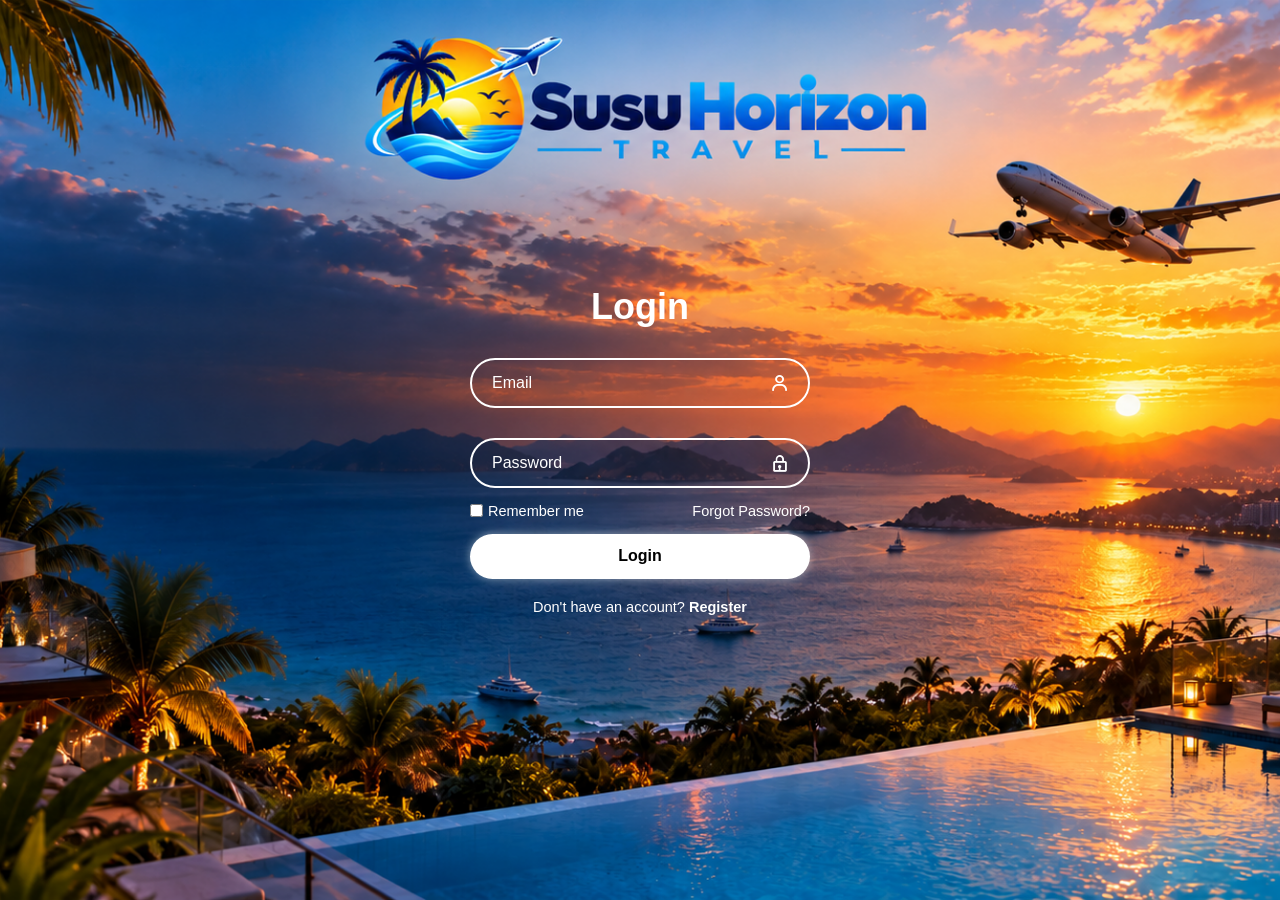
<file: index.html>
<!DOCTYPE html>
<html lang="en">

<head>

    <meta charset="UTF-8">

    <meta name="viewport"
          content="width=device-width, initial-scale=1.0">

    <title>Login | Susu Horizon</title>

    <link rel="stylesheet" href="styles.css">

    <link
        href="https://unpkg.com/boxicons@2.1.4/css/boxicons.min.css"
        rel="stylesheet"
    >

</head>


<body class="login-page">


    <div class="wrapper">


        <form id="loginForm">


            <h1>Login</h1>


        

            <div class="input-box">

                <input
                    type="email"
                    id="username"
                    placeholder="Email"
                    required
                >

                <i class="bx bx-user"></i>

            </div>


           

            <div class="input-box">

                <input
                    type="password"
                    id="password"
                    placeholder="Password"
                    required
                >

                <i class="bx bx-lock"></i>

            </div>


            

            <div class="remember-forgot">


                <label>

                    <input type="checkbox">

                    Remember me

                </label>


                <a href="forget.html">

                    Forgot Password?

                </a>


            </div>


            
            <button type="submit" class="btn">

                Login

            </button>


            

            <div class="register-link">

                <p>

                    Don't have an account?

                    <a href="register.html">

                        Register

                    </a>

                </p>

            </div>


        </form>


    </div>


    <script src="script.js"></script>


</body>

</html>
</file>
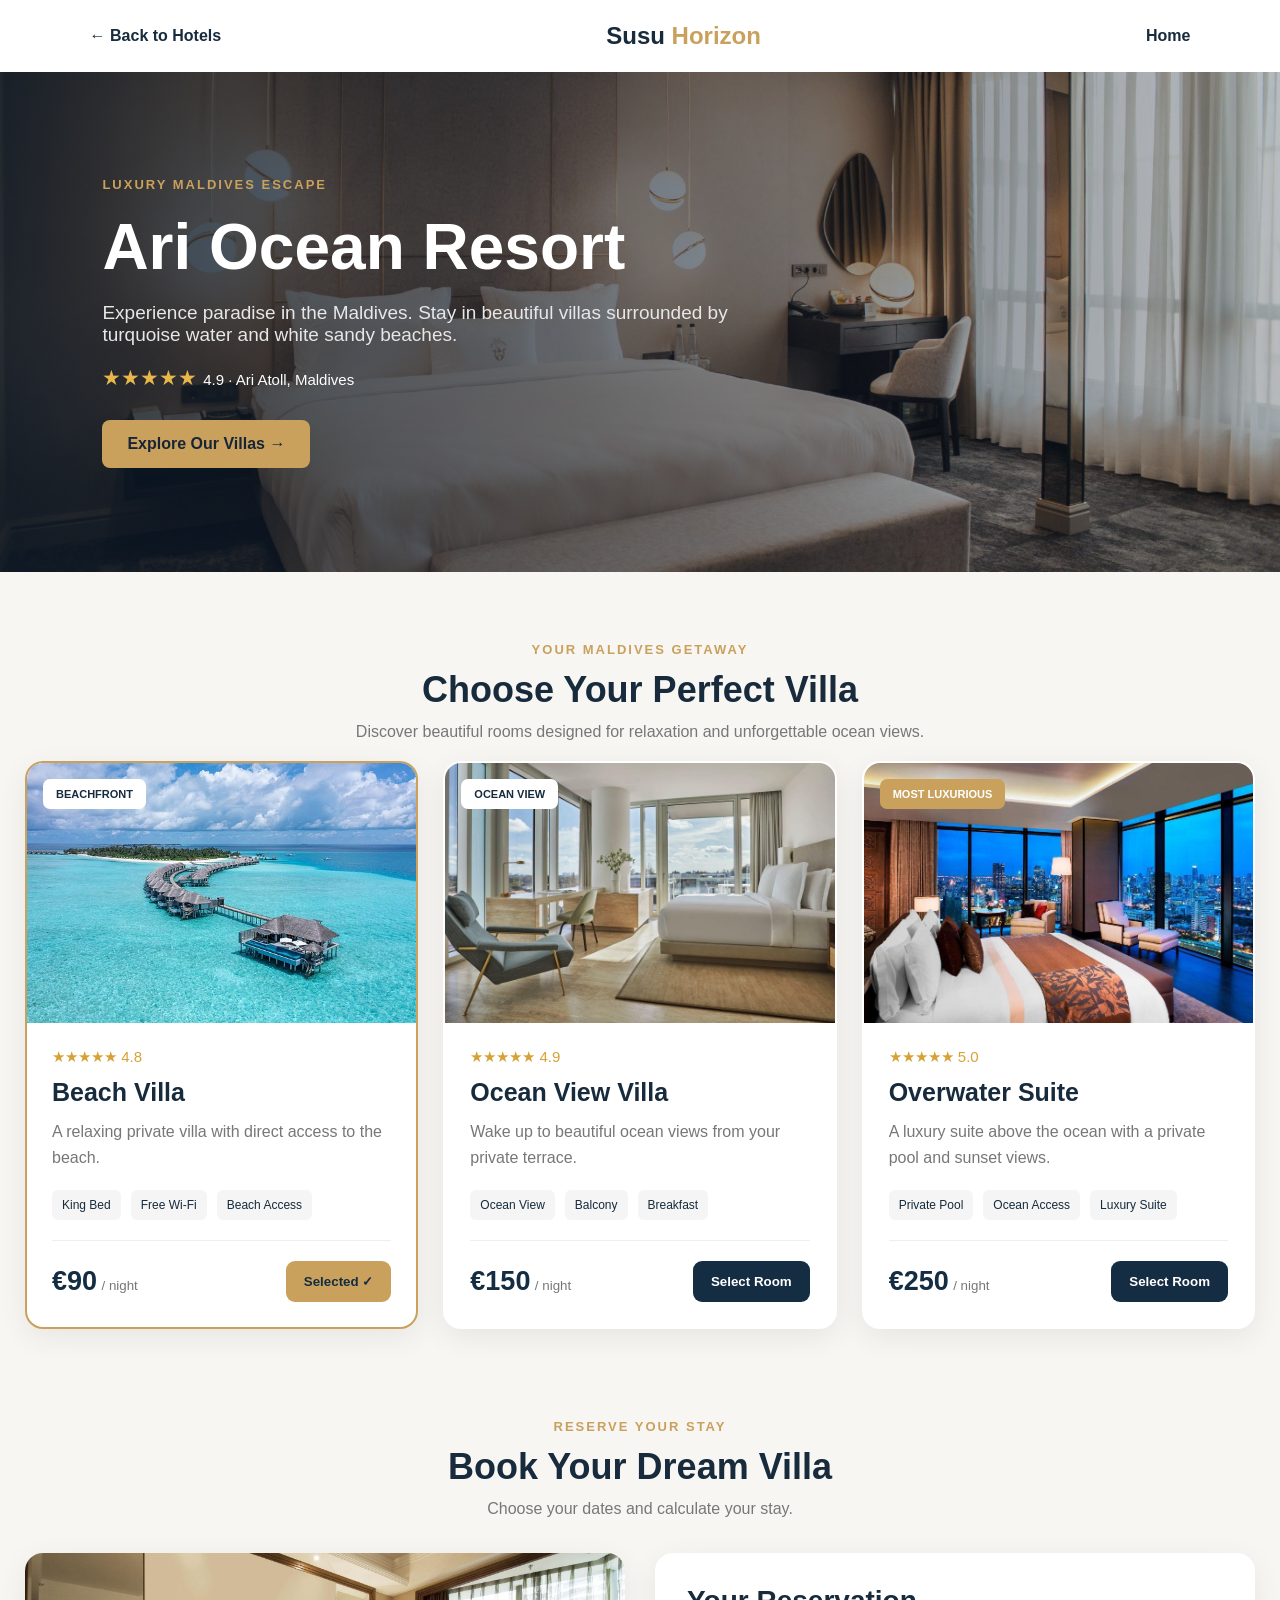
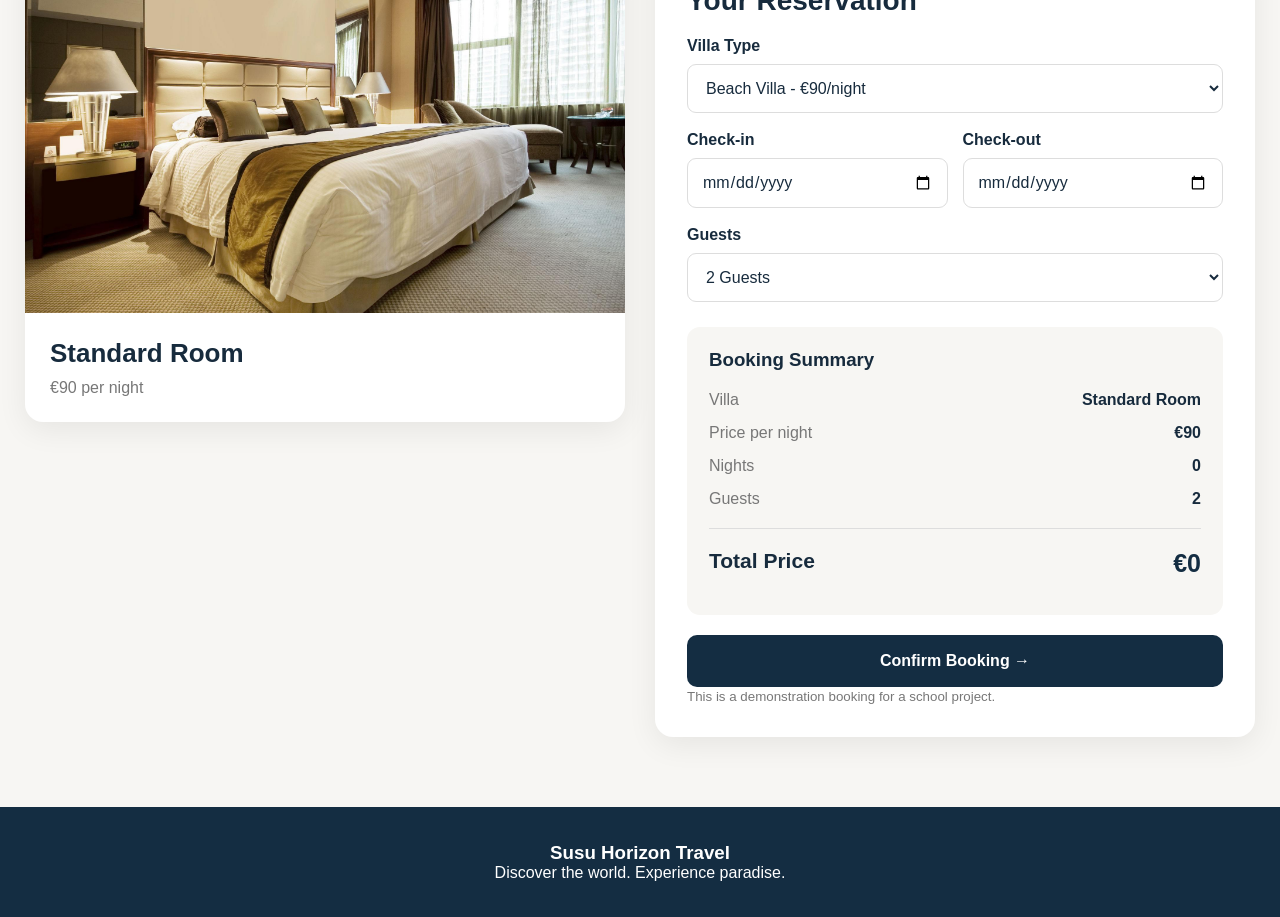
<file: ari.html>
<!DOCTYPE html>
<html lang="en">
<head>
    <meta charset="UTF-8">
    <meta name="viewport" content="width=device-width, initial-scale=1.0">
    <title>Ari Ocean Resort | Susu Horizon Travel</title>
    <link rel="stylesheet" href="styles.css">
    <script src="script.js" defer></script>
</head>

<body class="booking-page ari-page">

    <nav class="booking-nav">
        <a href="hotels.html">← Back to Hotels</a>
        <h2>Susu <span>Horizon</span></h2>
        <a href="home.html">Home</a>
    </nav>

    <header class="booking-hero">
        <div class="booking-hero-content">
            <p class="booking-label">LUXURY MALDIVES ESCAPE</p>
            <h1>Ari Ocean Resort</h1>
            <p>
                Experience paradise in the Maldives.
                Stay in beautiful villas surrounded by
                turquoise water and white sandy beaches.
            </p>
            <div class="booking-stars">
                ★★★★★ <span>4.9 · Ari Atoll, Maldives</span>
            </div>
            <a href="#rooms" class="booking-explore">
                Explore Our Villas →
            </a>
        </div>
    </header>

    <main class="booking-container">

        <section id="rooms">
            <div class="booking-section-heading">
                <p class="booking-label">YOUR MALDIVES GETAWAY</p>
                <h2>Choose Your Perfect Villa</h2>
                <p>
                    Discover beautiful rooms designed
                    for relaxation and unforgettable ocean views.
                </p>
            </div>

            <div class="room-options">

                
                <article class="booking-room selected"
                         data-room="standard">

                    <div class="room-image">
                        <img src="fotos/maldives/vaadhoo.jpg"
                             alt="Beach Villa">

                        <span class="room-badge">BEACHFRONT</span>
                    </div>

                    <div class="room-content">
                        <p class="room-rating">★★★★★ 4.8</p>
                        <h3>Beach Villa</h3>
                        <p>
                            A relaxing private villa with
                            direct access to the beach.
                        </p>

                        <div class="room-features">
                            <span>King Bed</span>
                            <span>Free Wi-Fi</span>
                            <span>Beach Access</span>
                        </div>

                        <div class="room-bottom">
                            <div>
                                <strong>€90</strong>
                                <small>/ night</small>
                            </div>

                            <button type="button"
                                    class="choose-room"
                                    data-room="standard">
                                Select Room
                            </button>
                        </div>
                    </div>
                </article>

                
                <article class="booking-room"
                         data-room="deluxe">

                    <div class="room-image">
                        <img src="fotos/hotels/4.jpg"
                             alt="Ocean View Villa">

                        <span class="room-badge">OCEAN VIEW</span>
                    </div>

                    <div class="room-content">
                        <p class="room-rating">★★★★★ 4.9</p>
                        <h3>Ocean View Villa</h3>
                        <p>
                            Wake up to beautiful ocean views
                            from your private terrace.
                        </p>

                        <div class="room-features">
                            <span>Ocean View</span>
                            <span>Balcony</span>
                            <span>Breakfast</span>
                        </div>

                        <div class="room-bottom">
                            <div>
                                <strong>€150</strong>
                                <small>/ night</small>
                            </div>

                            <button type="button"
                                    class="choose-room"
                                    data-room="deluxe">
                                Select Room
                            </button>
                        </div>
                    </div>
                </article>

                
                <article class="booking-room"
                         data-room="premium">

                    <div class="room-image">
                        <img src="fotos/hotels/14.jpg"
                             alt="Overwater Suite">

                        <span class="room-badge gold-badge">
                            MOST LUXURIOUS
                        </span>
                    </div>

                    <div class="room-content">
                        <p class="room-rating">★★★★★ 5.0</p>
                        <h3>Overwater Suite</h3>
                        <p>
                            A luxury suite above the ocean
                            with a private pool and sunset views.
                        </p>

                        <div class="room-features">
                            <span>Private Pool</span>
                            <span>Ocean Access</span>
                            <span>Luxury Suite</span>
                        </div>

                        <div class="room-bottom">
                            <div>
                                <strong>€250</strong>
                                <small>/ night</small>
                            </div>

                            <button type="button"
                                    class="choose-room"
                                    data-room="premium">
                                Select Room
                            </button>
                        </div>
                    </div>
                </article>

            </div>
        </section>

    
        <section class="booking-section" id="bookingSection">

            <div class="booking-section-heading">
                <p class="booking-label">RESERVE YOUR STAY</p>
                <h2>Book Your Dream Villa</h2>
                <p>Choose your dates and calculate your stay.</p>
            </div>

            <div class="booking-layout">

                
                <div class="booking-preview">
                    <img id="selectedImage"
                         src="fotos/hotels/4.jpg"
                         alt="Selected villa">

                    <div class="booking-preview-info">
                        <h3 id="selectedRoomName">Beach Villa</h3>
                        <p id="selectedRoomPrice">€90 per night</p>
                    </div>
                </div>

                
                <div class="booking-panel">
                    <h2>Your Reservation</h2>

                    <label for="roomSelect">Villa Type</label>
                    <select id="roomSelect">
                        <option value="standard">
                            Beach Villa - €90/night
                        </option>
                        <option value="deluxe">
                            Ocean View Villa - €150/night
                        </option>
                        <option value="premium">
                            Overwater Suite - €250/night
                        </option>
                    </select>

                    <div class="booking-fields">
                        <div>
                            <label for="checkin">Check-in</label>
                            <input type="date" id="checkin">
                        </div>

                        <div>
                            <label for="checkout">Check-out</label>
                            <input type="date" id="checkout">
                        </div>
                    </div>

                    <label for="guests">Guests</label>
                    <select id="guests">
                        <option value="1">1 Guest</option>
                        <option value="2" selected>2 Guests</option>
                        <option value="3">3 Guests</option>
                        <option value="4">4 Guests</option>
                    </select>

                    <div class="booking-summary">
                        <h3>Booking Summary</h3>

                        <div class="summary-row">
                            <span>Villa</span>
                            <strong id="roomName">Beach Villa</strong>
                        </div>

                        <div class="summary-row">
                            <span>Price per night</span>
                            <strong id="nightPrice">€90</strong>
                        </div>

                        <div class="summary-row">
                            <span>Nights</span>
                            <strong id="nights">0</strong>
                        </div>

                        <div class="summary-row">
                            <span>Guests</span>
                            <strong id="guestCount">2</strong>
                        </div>

                        <hr>

                        <div class="summary-row total-row">
                            <strong>Total Price</strong>
                            <strong id="total">€0</strong>
                        </div>
                    </div>

                    <button type="button" id="bookNow">
                        Confirm Booking →
                    </button>

                    <p id="message" aria-live="polite"></p>

                    <small>
                        This is a demonstration booking
                        for a school project.
                    </small>
                </div>

            </div>
        </section>

    </main>

    <footer class="booking-footer">
        <h3>Susu Horizon Travel</h3>
        <p>Discover the world. Experience paradise.</p>
    </footer>

</body>
</html>
</file>
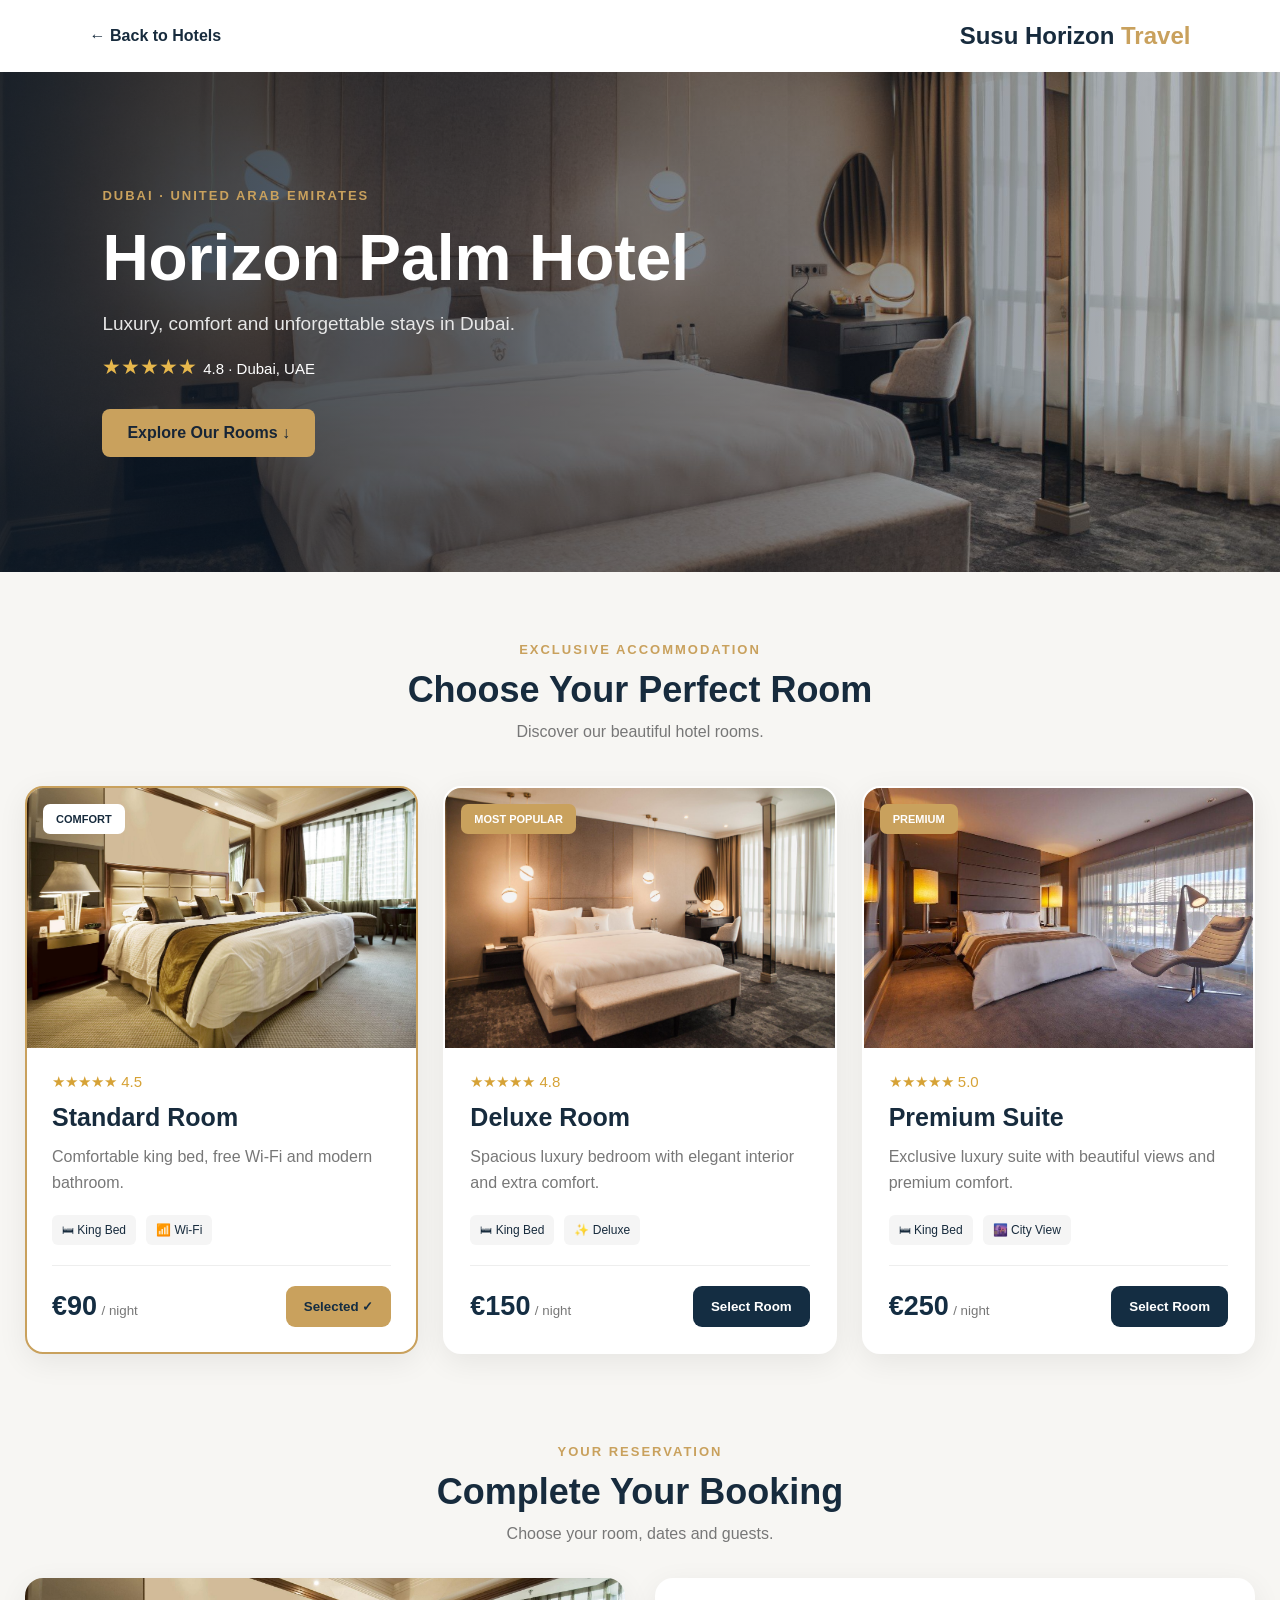
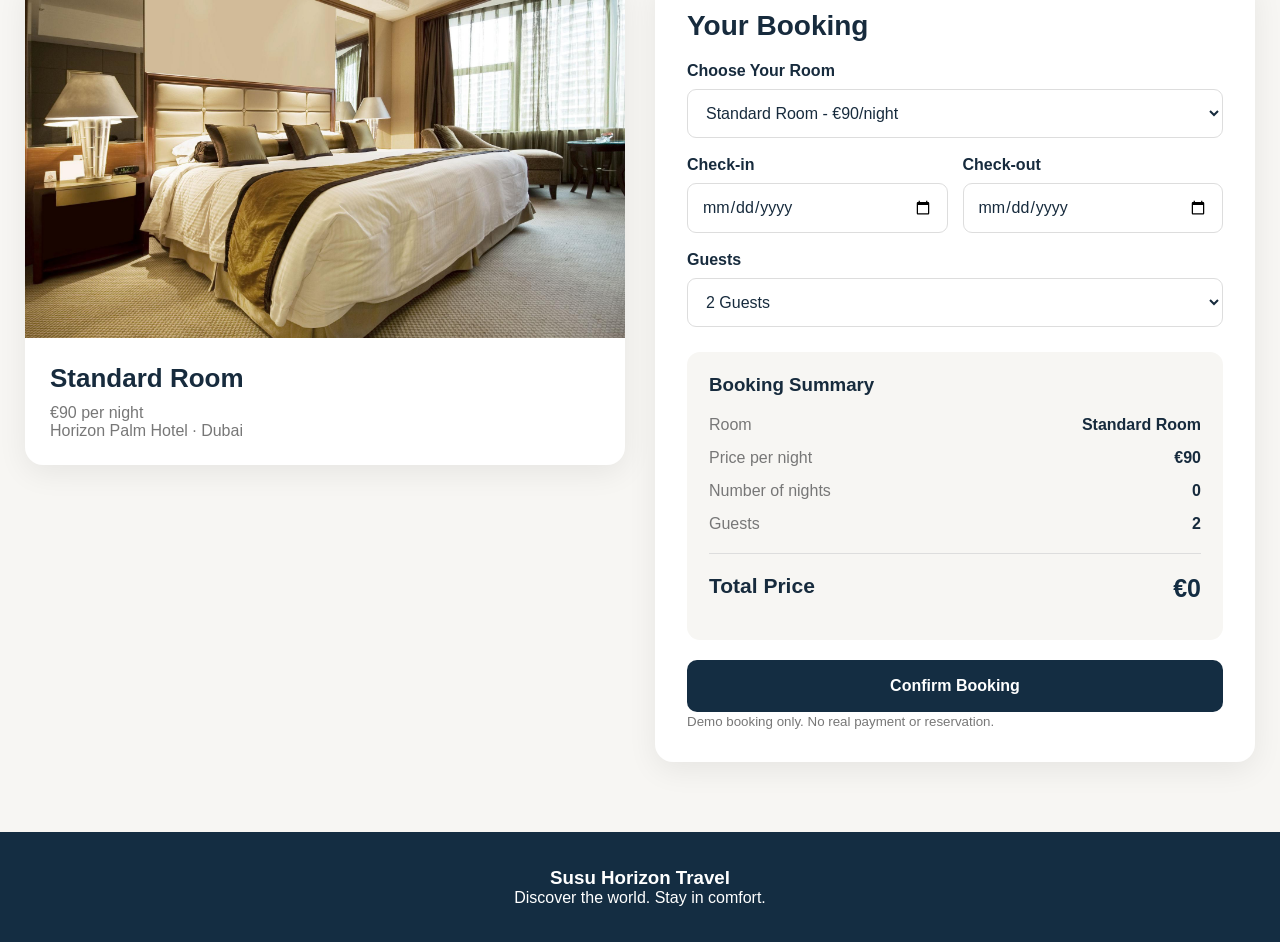
<file: dhotel.html>
<!DOCTYPE html>
<html lang="en">
<head>
    <meta charset="UTF-8">
    <meta name="viewport" content="width=device-width, initial-scale=1.0">
    <title>Horizon Palm Hotel | Susu Horizon Travel</title>

    <link rel="stylesheet" href="styles.css">
    <script src="script.js" defer></script>
</head>

<body class="booking-page">

    
    <header class="booking-nav">
        <a href="hotels.html">← Back to Hotels</a>
        <h2>Susu Horizon <span>Travel</span></h2>
    </header>

    
    <section class="booking-hero">
        <div class="booking-hero-content">
            <p class="booking-label">DUBAI · UNITED ARAB EMIRATES</p>
            <h1>Horizon Palm Hotel</h1>
            <p>Luxury, comfort and unforgettable stays in Dubai.</p>

            <div class="booking-stars">
                ★★★★★ <span>4.8 · Dubai, UAE</span>
            </div>

            <a href="#rooms" class="booking-explore">
                Explore Our Rooms ↓
            </a>
        </div>
    </section>

    <main class="booking-container">

        
        <section id="rooms" class="room-options">

            <div class="booking-section-heading">
                <p class="booking-label">EXCLUSIVE ACCOMMODATION</p>
                <h2>Choose Your Perfect Room</h2>
                <p>Discover our beautiful hotel rooms.</p>
            </div>

            
            <article class="booking-room selected" data-room="standard">
                <div class="room-image">
                    <img src="fotos/hotels/1.jpg" alt="Standard Room">
                    <span class="room-badge">COMFORT</span>
                </div>

                <div class="room-content">
                    <p class="room-rating">★★★★★ 4.5</p>
                    <h3>Standard Room</h3>
                    <p>Comfortable king bed, free Wi-Fi and modern bathroom.</p>

                    <div class="room-features">
                        <span>🛏 King Bed</span>
                        <span>📶 Wi-Fi</span>
                    </div>

                    <div class="room-bottom">
                        <div>
                            <strong>€90</strong>
                            <small>/ night</small>
                        </div>
                        <button type="button" class="choose-room"
                                data-room="standard">
                            Select Room
                        </button>
                    </div>
                </div>
            </article>

            
            <article class="booking-room" data-room="deluxe">
                <div class="room-image">
                    <img src="fotos/hotels/2.jpg" alt="Deluxe Room">
                    <span class="room-badge gold-badge">MOST POPULAR</span>
                </div>

                <div class="room-content">
                    <p class="room-rating">★★★★★ 4.8</p>
                    <h3>Deluxe Room</h3>
                    <p>Spacious luxury bedroom with elegant interior and extra comfort.</p>

                    <div class="room-features">
                        <span>🛏 King Bed</span>
                        <span>✨ Deluxe</span>
                    </div>

                    <div class="room-bottom">
                        <div>
                            <strong>€150</strong>
                            <small>/ night</small>
                        </div>
                        <button type="button" class="choose-room"
                                data-room="deluxe">
                            Select Room
                        </button>
                    </div>
                </div>
            </article>

            
            <article class="booking-room" data-room="premium">
                <div class="room-image">
                    <img src="fotos/hotels/3.jpg" alt="Premium Suite">
                    <span class="room-badge gold-badge">PREMIUM</span>
                </div>

                <div class="room-content">
                    <p class="room-rating">★★★★★ 5.0</p>
                    <h3>Premium Suite</h3>
                    <p>Exclusive luxury suite with beautiful views and premium comfort.</p>

                    <div class="room-features">
                        <span>🛏 King Bed</span>
                        <span>🌆 City View</span>
                    </div>

                    <div class="room-bottom">
                        <div>
                            <strong>€250</strong>
                            <small>/ night</small>
                        </div>
                        <button type="button" class="choose-room"
                                data-room="premium">
                            Select Room
                        </button>
                    </div>
                </div>
            </article>

        </section>

        
        <section class="booking-section" id="bookingSection">

            <div class="booking-section-heading">
                <p class="booking-label">YOUR RESERVATION</p>
                <h2>Complete Your Booking</h2>
                <p>Choose your room, dates and guests.</p>
            </div>

            <div class="booking-layout">

                
                <div class="booking-preview">
                    <img id="selectedImage"
                         src="fotos/hotels/1.jpg"
                         alt="Selected Hotel Room">

                    <div class="booking-preview-info">
                        <h3 id="selectedRoomName">Standard Room</h3>
                        <p id="selectedRoomPrice">€90 per night</p>
                        <p>Horizon Palm Hotel · Dubai</p>
                    </div>
                </div>

                
                <div class="booking-panel">
                    <h2>Your Booking</h2>

                    <label for="roomSelect">Choose Your Room</label>
                    <select id="roomSelect">
                        <option value="standard">Standard Room - €90/night</option>
                        <option value="deluxe">Deluxe Room - €150/night</option>
                        <option value="premium">Premium Suite - €250/night</option>
                    </select>

                    <div class="booking-fields">
                        <div>
                            <label for="checkin">Check-in</label>
                            <input type="date" id="checkin" required>
                        </div>

                        <div>
                            <label for="checkout">Check-out</label>
                            <input type="date" id="checkout" required>
                        </div>
                    </div>

                    <label for="guests">Guests</label>
                    <select id="guests">
                        <option value="1">1 Guest</option>
                        <option value="2" selected>2 Guests</option>
                        <option value="3">3 Guests</option>
                        <option value="4">4 Guests</option>
                    </select>

                    
                    <div class="booking-summary">
                        <h3>Booking Summary</h3>

                        <div class="summary-row">
                            <span>Room</span>
                            <strong id="roomName">Standard Room</strong>
                        </div>

                        <div class="summary-row">
                            <span>Price per night</span>
                            <strong id="nightPrice">€90</strong>
                        </div>

                        <div class="summary-row">
                            <span>Number of nights</span>
                            <strong id="nights">0</strong>
                        </div>

                        <div class="summary-row">
                            <span>Guests</span>
                            <strong id="guestCount">2</strong>
                        </div>

                        <hr>

                        <div class="summary-row total-row">
                            <strong>Total Price</strong>
                            <strong id="total">€0</strong>
                        </div>
                    </div>

                    <button type="button" id="bookNow">
                        Confirm Booking
                    </button>

                    <p id="message" role="status"></p>

                    <small>
                        Demo booking only. No real payment or reservation.
                    </small>
                </div>

            </div>
        </section>
    </main>

    <footer class="booking-footer">
        <h3>Susu Horizon Travel</h3>
        <p>Discover the world. Stay in comfort.</p>
    </footer>

</body>
</html>
</file>
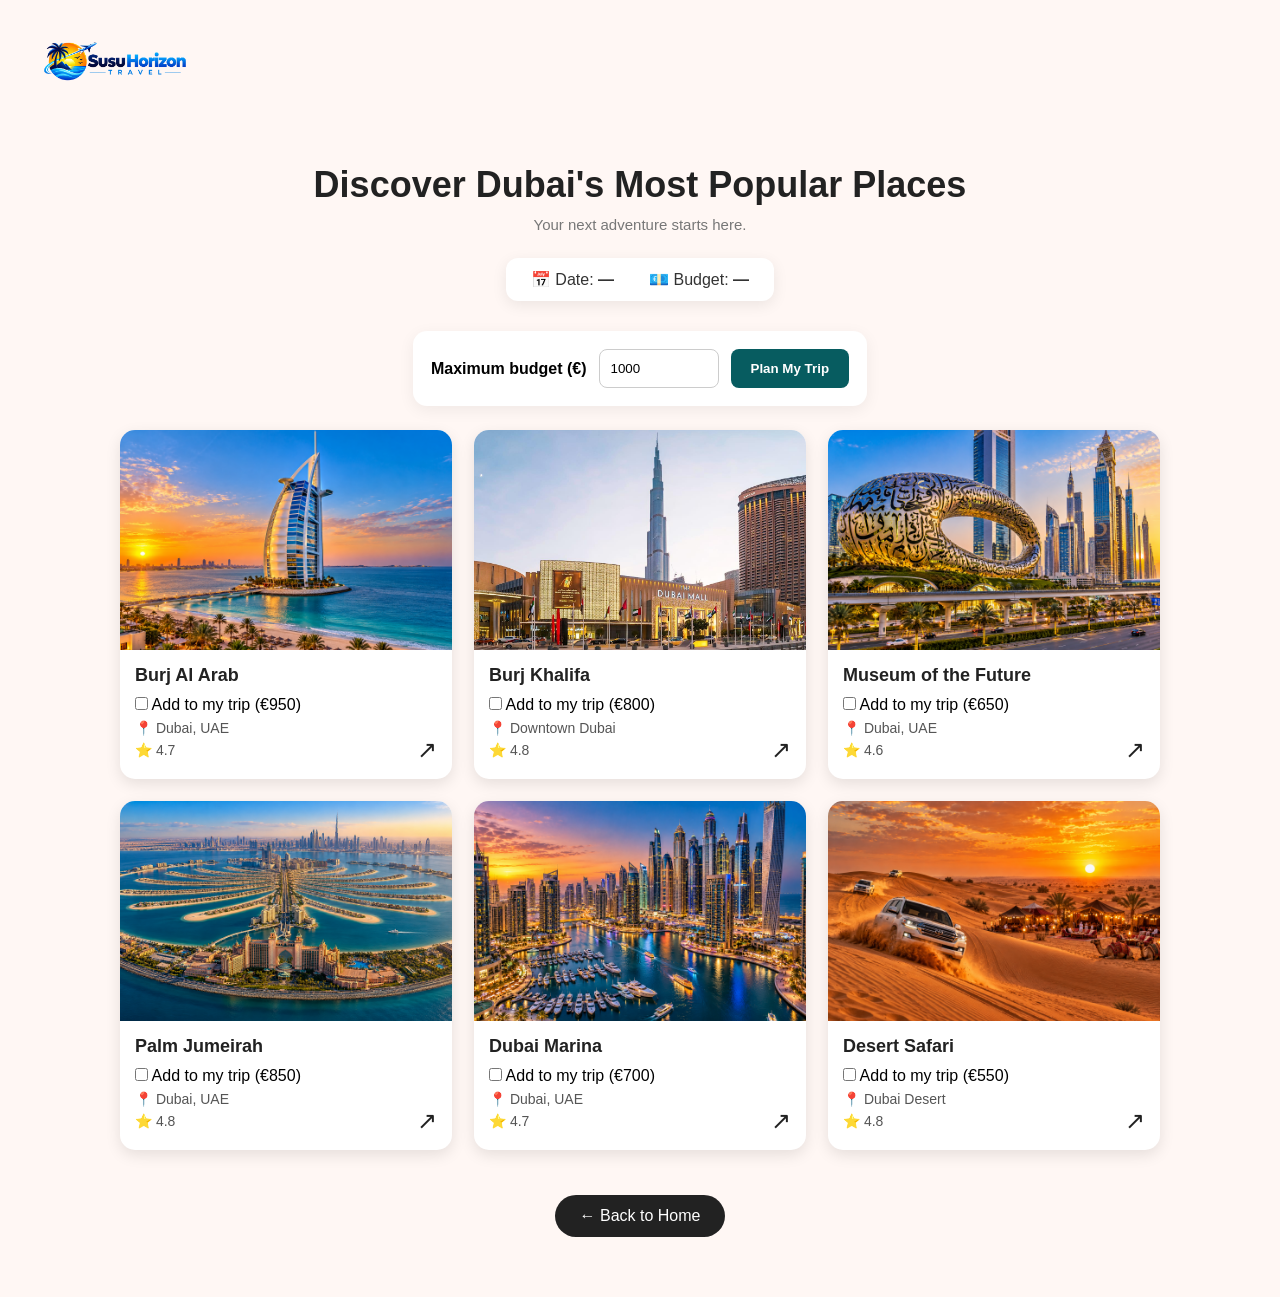
<file: dubai.html>
<!DOCTYPE html>
<html lang="en">

<head>

    <meta charset="UTF-8">

    <meta name="viewport"
          content="width=device-width, initial-scale=1.0">

    <title>Discover Dubai | Susu Horizon</title>

    <link rel="stylesheet" href="styles.css">

</head>


<body class="dubai-page">


    
    <header class="dubai-header">

        <a href="home.html">

            <img
                src="fotos/logo.png"
                alt="Susu Horizon Logo"
            >

        </a>

    </header>



    
    <section class="dubai-destinations">


        
        <h1>Discover Dubai's Most Popular Places</h1>


        <p class="dubai-subtitle">
            Your next adventure starts here.
        </p>



        
        <div class="selected-trip">

            <p>
                📅 Date:
                <span id="selectedDate"></span>
            </p>

            <p>
                💶 Budget:
                <span id="selectedPrice"></span>
            </p>

        </div>

        <div class="trip-controls">
            <label for="trip-budget">Maximum budget (€)</label>

             <input id="trip-budget" type="number"
           min="0" step="1" value="1000" required>

            <button id="plan-trip" type="button">Plan My Trip</button>
        </div>

<p id="trip-result" aria-live="polite"></p>

        
        <div class="dubai-grid">


            
            <div class="dubai-card">

                <img
                    src="fotos/dubai/Burj arab.png"
                    alt="Burj Al Arab"
                >

                <div class="dubai-info">

                    <h3>Burj Al Arab</h3>
                    <label>
    <input type="checkbox" class="trip-place" value="950">
    Add to my trip (€950)
</label>

                    <p>📍 Dubai, UAE</p>

                    <p>⭐ 4.7</p>

                    <span class="arrow">↗</span>

                </div>

            </div>



            
            <div class="dubai-card">

                <img
                    src="fotos/dubai/kalifa.jpg"
                    alt="Burj Khalifa"
                >

                <div class="dubai-info">

                    <h3>Burj Khalifa</h3>
                    <label>
    <input type="checkbox" class="trip-place" value="800">
    Add to my trip (€800)
</label>

                    <p>📍 Downtown Dubai</p>

                    <p>⭐ 4.8</p>

                    <span class="arrow">↗</span>

                </div>

            </div>



            
            <div class="dubai-card">

                <img
                    src="fotos/dubai/Museum.png"
                    alt="Museum of the Future"
                >

                <div class="dubai-info">

                    <h3>Museum of the Future</h3>
                    <label>
    <input type="checkbox" class="trip-place" value="650">
    Add to my trip (€650)
</label>

                    <p>📍 Dubai, UAE</p>

                    <p>⭐ 4.6</p>

                    <span class="arrow">↗</span>

                </div>

            </div>



            
            <div class="dubai-card">

                <img
                    src="fotos/dubai/palm.png"
                    alt="Palm Jumeirah"
                >

                <div class="dubai-info">

                    <h3>Palm Jumeirah</h3>
                    <label>
    <input type="checkbox" class="trip-place" value="850">
    Add to my trip (€850)
</label>

                    <p>📍 Dubai, UAE</p>

                    <p>⭐ 4.8</p>

                    <span class="arrow">↗</span>

                </div>

            </div>



            
            <div class="dubai-card">

                <img
                    src="fotos/dubai/marina.png"
                    alt="Dubai Marina"
                >

                <div class="dubai-info">

                    <h3>Dubai Marina</h3>
                    <label>
    <input type="checkbox" class="trip-place" value="700">
    Add to my trip (€700)
</label>
                    <p>📍 Dubai, UAE</p>

                    <p>⭐ 4.7</p>

                    <span class="arrow">↗</span>

                </div>

            </div>



            
            <div class="dubai-card">

                <img
                    src="fotos/dubai/safari.png"
                    alt="Desert Safari"
                >

                <div class="dubai-info">

                    <h3>Desert Safari</h3>
                    <label>
    <input type="checkbox" class="trip-place" value="550">
    Add to my trip (€550)
</label>

                    <p>📍 Dubai Desert</p>

                    <p>⭐ 4.8</p>

                    <span class="arrow">↗</span>

                </div>

            </div>


        </div>



        
        <a href="home.html" class="back-home">
            ← Back to Home
        </a>


    </section>



    
<script>
    const params = new URLSearchParams(window.location.search);

    document.getElementById("selectedDate").textContent =
        params.get("date") || "—";

    document.getElementById("selectedPrice").textContent =
        params.get("price") || "—";

    const planTripButton = document.getElementById("plan-trip");

    planTripButton.addEventListener("click", function () {
        const budgetInput = document.getElementById("trip-budget");
        const result = document.getElementById("trip-result");

        if (!budgetInput.reportValidity()) return;

        const selectedPlaces =
            document.querySelectorAll(".trip-place:checked");

        if (selectedPlaces.length === 0) {
            result.textContent = "Choose at least one place.";
            return;
        }

        let total = 0;

        selectedPlaces.forEach(function (place) {
            total += Number(place.value);
        });

        const remaining = Number(budgetInput.value) - total;

        if (remaining < 0) {
            result.textContent =
                "Total: €" + total +
                ". €" + Math.abs(remaining) + " over budget.";
        } else {
            result.textContent =
                "Total: €" + total +
                ". €" + remaining + " left in your budget.";
        }
    });
</script>
</body>

</html>
</file>
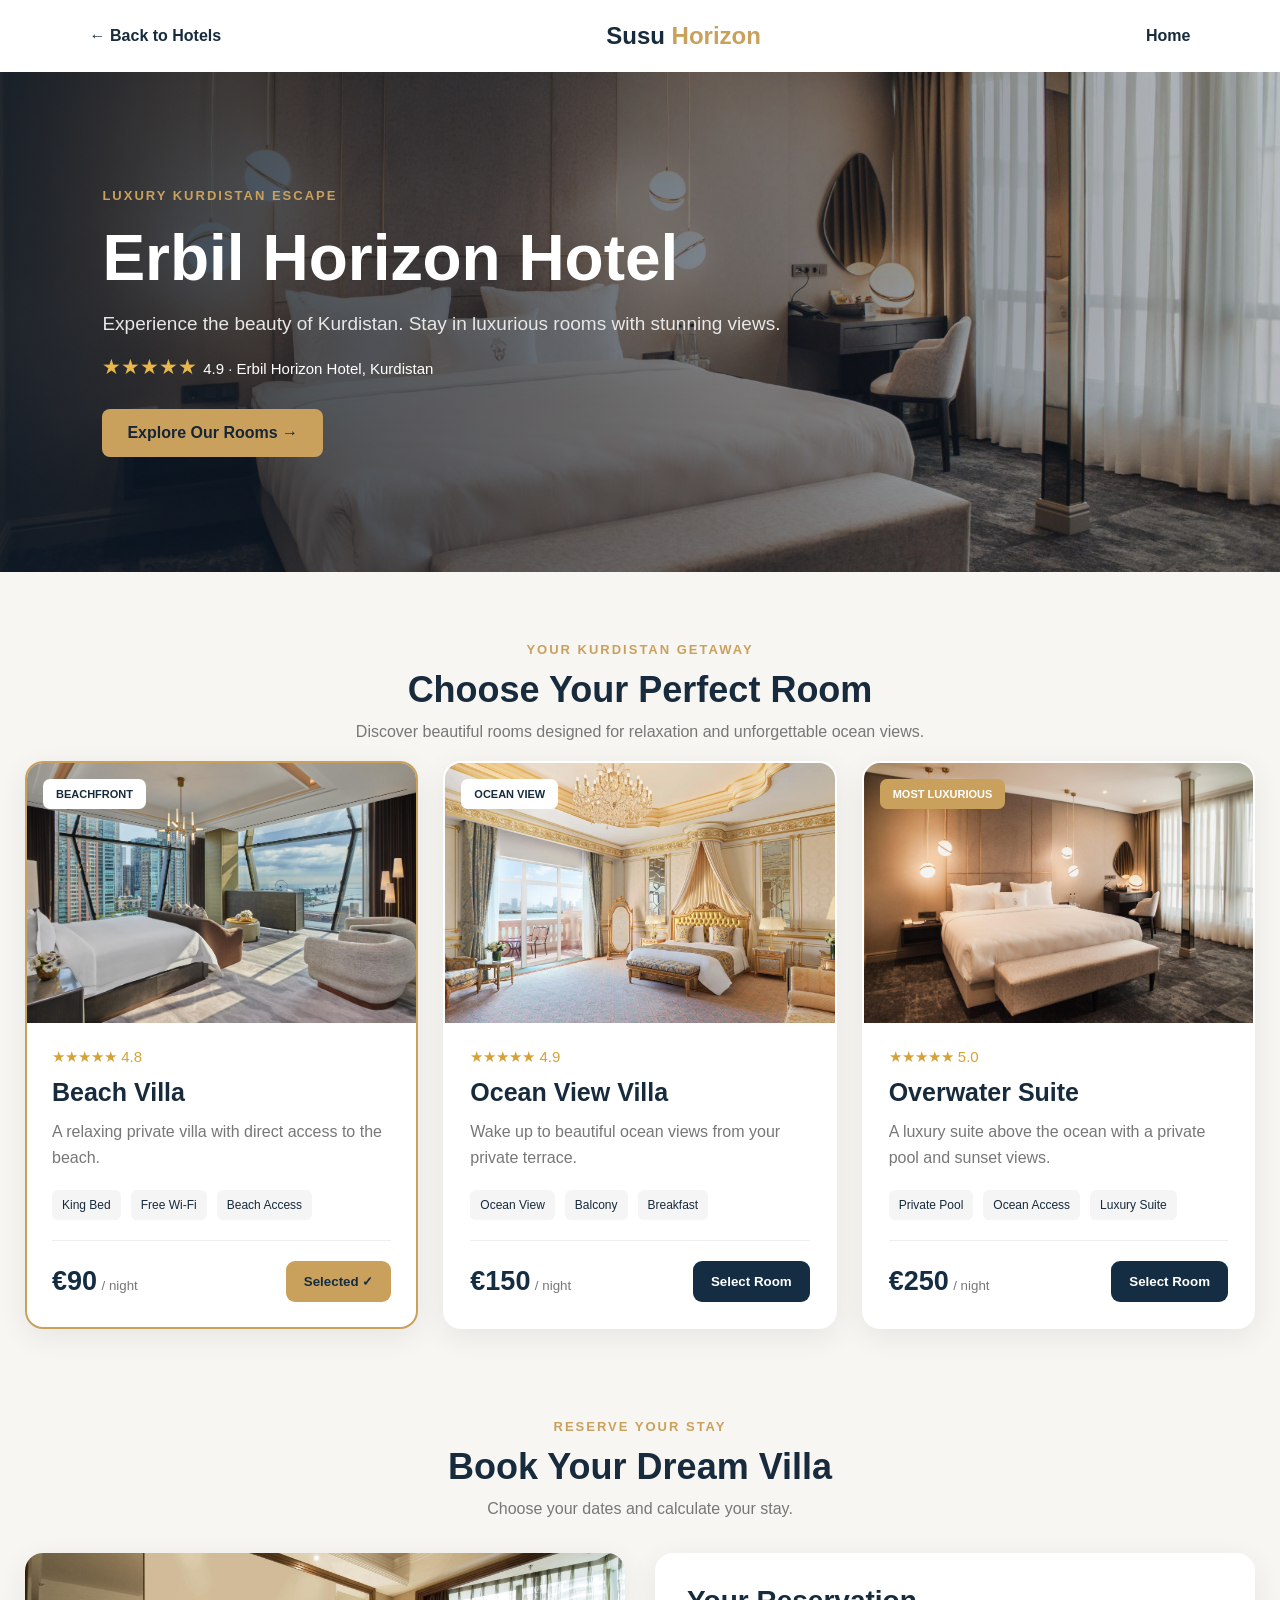
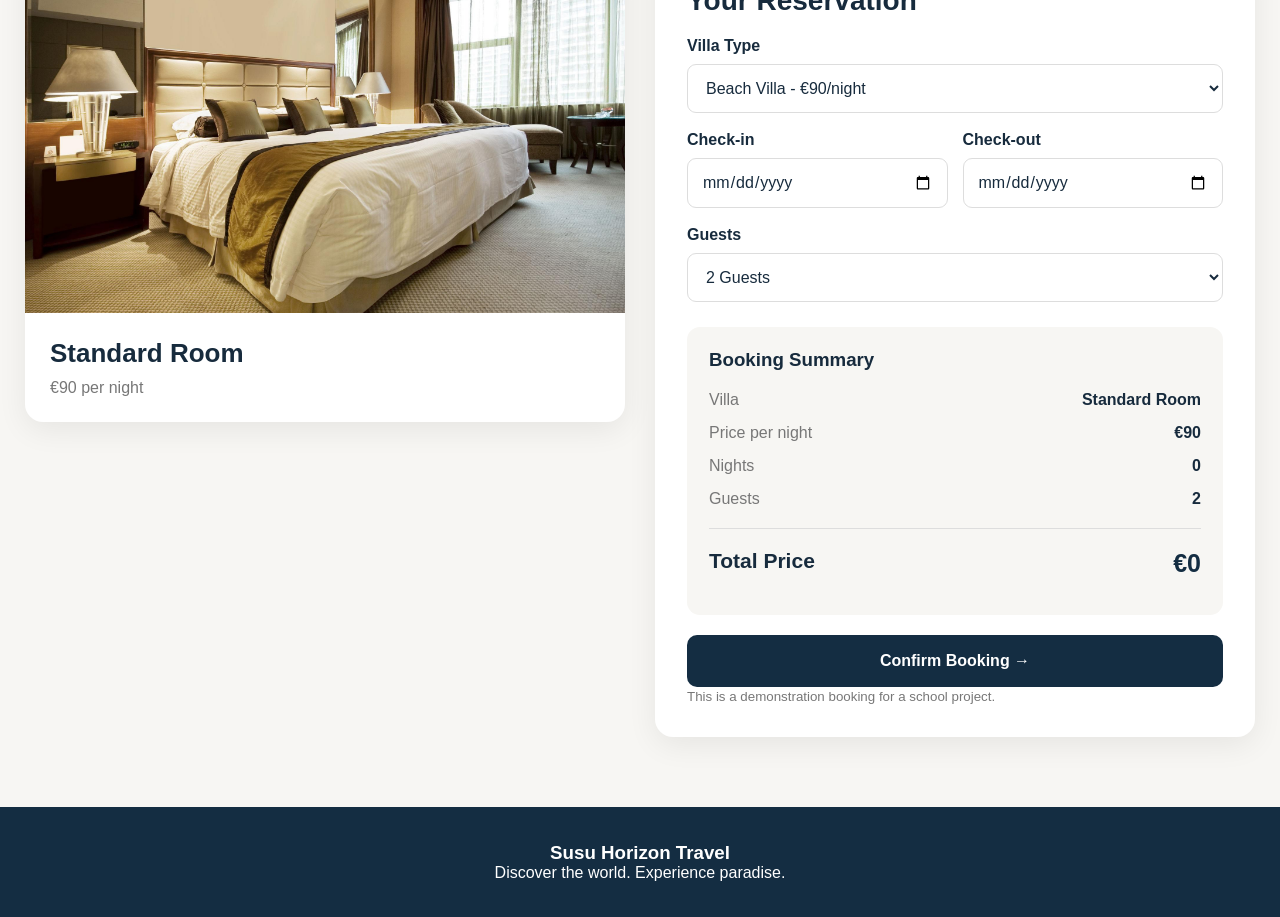
<file: erbil.html>
<!DOCTYPE html>
<html lang="en">
<head>
    <meta charset="UTF-8">
    <meta name="viewport" content="width=device-width, initial-scale=1.0">
    <title>Erbil Horizon Hotel | Susu Horizon Travel</title>
    <link rel="stylesheet" href="styles.css">
    <script src="script.js" defer></script>
</head>

<body class="booking-page erbil-page">

    <nav class="booking-nav">
        <a href="hotels.html">← Back to Hotels</a>
        <h2>Susu <span>Horizon</span></h2>
        <a href="home.html">Home</a>
    </nav>

    <header class="booking-hero">
        <div class="booking-hero-content">
            <p class="booking-label">LUXURY KURDISTAN ESCAPE</p>
            <h1>Erbil Horizon Hotel</h1>
            <p>
                Experience the beauty of Kurdistan.
                Stay in luxurious rooms with stunning views.

            </p>
            <div class="booking-stars">
                ★★★★★ <span>4.9 · Erbil Horizon Hotel, Kurdistan</span>
            </div>
            <a href="#rooms" class="booking-explore">
                Explore Our Rooms →
            </a>
        </div>
    </header>

    <main class="booking-container">

        <section id="rooms">
            <div class="booking-section-heading">
                <p class="booking-label">YOUR KURDISTAN GETAWAY</p>
                <h2>Choose Your Perfect Room</h2>
                <p>
                    Discover beautiful rooms designed
                    for relaxation and unforgettable ocean views.
                </p>
            </div>

            <div class="room-options">

                
                <article class="booking-room selected"
                         data-room="standard">

                    <div class="room-image">
                        <img src="fotos/hotels/9.jpg"
                             alt="Beach Villa">

                        <span class="room-badge">BEACHFRONT</span>
                    </div>

                    <div class="room-content">
                        <p class="room-rating">★★★★★ 4.8</p>
                        <h3>Beach Villa</h3>
                        <p>
                            A relaxing private villa with
                            direct access to the beach.
                        </p>

                        <div class="room-features">
                            <span>King Bed</span>
                            <span>Free Wi-Fi</span>
                            <span>Beach Access</span>
                        </div>

                        <div class="room-bottom">
                            <div>
                                <strong>€90</strong>
                                <small>/ night</small>
                            </div>

                            <button type="button"
                                    class="choose-room"
                                    data-room="standard">
                                Select Room
                            </button>
                        </div>
                    </div>
                </article>

                
                <article class="booking-room"
                         data-room="deluxe">

                    <div class="room-image">
                        <img src="fotos/hotels/12.jpg"
                             alt="Ocean View Villa">

                        <span class="room-badge">OCEAN VIEW</span>
                    </div>

                    <div class="room-content">
                        <p class="room-rating">★★★★★ 4.9</p>
                        <h3>Ocean View Villa</h3>
                        <p>
                            Wake up to beautiful ocean views
                            from your private terrace.
                        </p>

                        <div class="room-features">
                            <span>Ocean View</span>
                            <span>Balcony</span>
                            <span>Breakfast</span>
                        </div>

                        <div class="room-bottom">
                            <div>
                                <strong>€150</strong>
                                <small>/ night</small>
                            </div>

                            <button type="button"
                                    class="choose-room"
                                    data-room="deluxe">
                                Select Room
                            </button>
                        </div>
                    </div>
                </article>

                <!-- OVERWATER SUITE -->
                <article class="booking-room"
                         data-room="premium">

                    <div class="room-image">
                        <img src="fotos/hotels/2.jpg"
                             alt="Overwater Suite">

                        <span class="room-badge gold-badge">
                            MOST LUXURIOUS
                        </span>
                    </div>

                    <div class="room-content">
                        <p class="room-rating">★★★★★ 5.0</p>
                        <h3>Overwater Suite</h3>
                        <p>
                            A luxury suite above the ocean
                            with a private pool and sunset views.
                        </p>

                        <div class="room-features">
                            <span>Private Pool</span>
                            <span>Ocean Access</span>
                            <span>Luxury Suite</span>
                        </div>

                        <div class="room-bottom">
                            <div>
                                <strong>€250</strong>
                                <small>/ night</small>
                            </div>

                            <button type="button"
                                    class="choose-room"
                                    data-room="premium">
                                Select Room
                            </button>
                        </div>
                    </div>
                </article>

            </div>
        </section>

        
        <section class="booking-section" id="bookingSection">

            <div class="booking-section-heading">
                <p class="booking-label">RESERVE YOUR STAY</p>
                <h2>Book Your Dream Villa</h2>
                <p>Choose your dates and calculate your stay.</p>
            </div>

            <div class="booking-layout">

                
                <div class="booking-preview">
                    <img id="selectedImage"
                         src="fotos/hotels/13.jpg"
                         alt="Selected villa">

                    <div class="booking-preview-info">
                        <h3 id="selectedRoomName">Beach Villa</h3>
                        <p id="selectedRoomPrice">€90 per night</p>
                    </div>
                </div>

                
                <div class="booking-panel">
                    <h2>Your Reservation</h2>

                    <label for="roomSelect">Villa Type</label>
                    <select id="roomSelect">
                        <option value="standard">
                            Beach Villa - €90/night
                        </option>
                        <option value="deluxe">
                            Ocean View Villa - €150/night
                        </option>
                        <option value="premium">
                            Overwater Suite - €250/night
                        </option>
                    </select>

                    <div class="booking-fields">
                        <div>
                            <label for="checkin">Check-in</label>
                            <input type="date" id="checkin">
                        </div>

                        <div>
                            <label for="checkout">Check-out</label>
                            <input type="date" id="checkout">
                        </div>
                    </div>

                    <label for="guests">Guests</label>
                    <select id="guests">
                        <option value="1">1 Guest</option>
                        <option value="2" selected>2 Guests</option>
                        <option value="3">3 Guests</option>
                        <option value="4">4 Guests</option>
                    </select>

                    <div class="booking-summary">
                        <h3>Booking Summary</h3>

                        <div class="summary-row">
                            <span>Villa</span>
                            <strong id="roomName">Beach Villa</strong>
                        </div>

                        <div class="summary-row">
                            <span>Price per night</span>
                            <strong id="nightPrice">€90</strong>
                        </div>

                        <div class="summary-row">
                            <span>Nights</span>
                            <strong id="nights">0</strong>
                        </div>

                        <div class="summary-row">
                            <span>Guests</span>
                            <strong id="guestCount">2</strong>
                        </div>

                        <hr>

                        <div class="summary-row total-row">
                            <strong>Total Price</strong>
                            <strong id="total">€0</strong>
                        </div>
                    </div>

                    <button type="button" id="bookNow">
                        Confirm Booking →
                    </button>

                    <p id="message" aria-live="polite"></p>

                    <small>
                        This is a demonstration booking
                        for a school project.
                    </small>
                </div>

            </div>
        </section>

    </main>

    <footer class="booking-footer">
        <h3>Susu Horizon Travel</h3>
        <p>Discover the world. Experience paradise.</p>
    </footer>

</body>
</html>
</file>
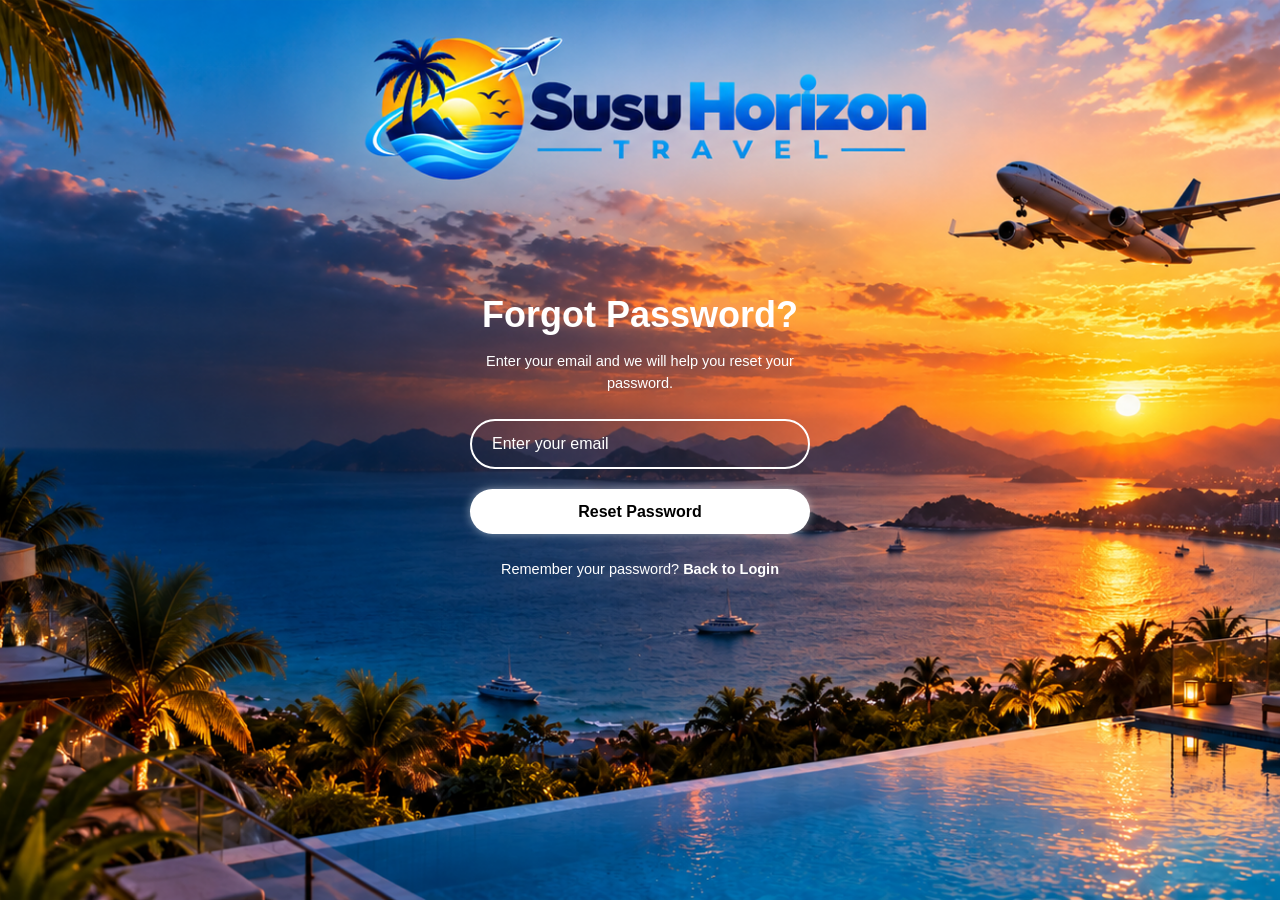
<file: forget.html>
<!DOCTYPE html>
<html lang="en">

<head>

    <meta charset="UTF-8">

    <meta name="viewport"
          content="width=device-width, initial-scale=1.0">

    <title>Forgot Password | Susu Horizon</title>

    <link rel="stylesheet" href="styles.css">

</head>


<body class="forgot-page">


    <div class="forgot-box">


        <h1>Forgot Password?</h1>


        <p>

            Enter your email and we will help you
            reset your password.

        </p>


        <form id="forgotForm">


            <input
                type="email"
                id="forgotEmail"
                placeholder="Enter your email"
                required
            >


            <button type="submit">

                Reset Password

            </button>


        </form>


        <p class="back-login">

            Remember your password?

            <a href="index.html">

                Back to Login

            </a>

        </p>


    </div>


    <script src="script.js"></script>


</body>

</html>
</file>
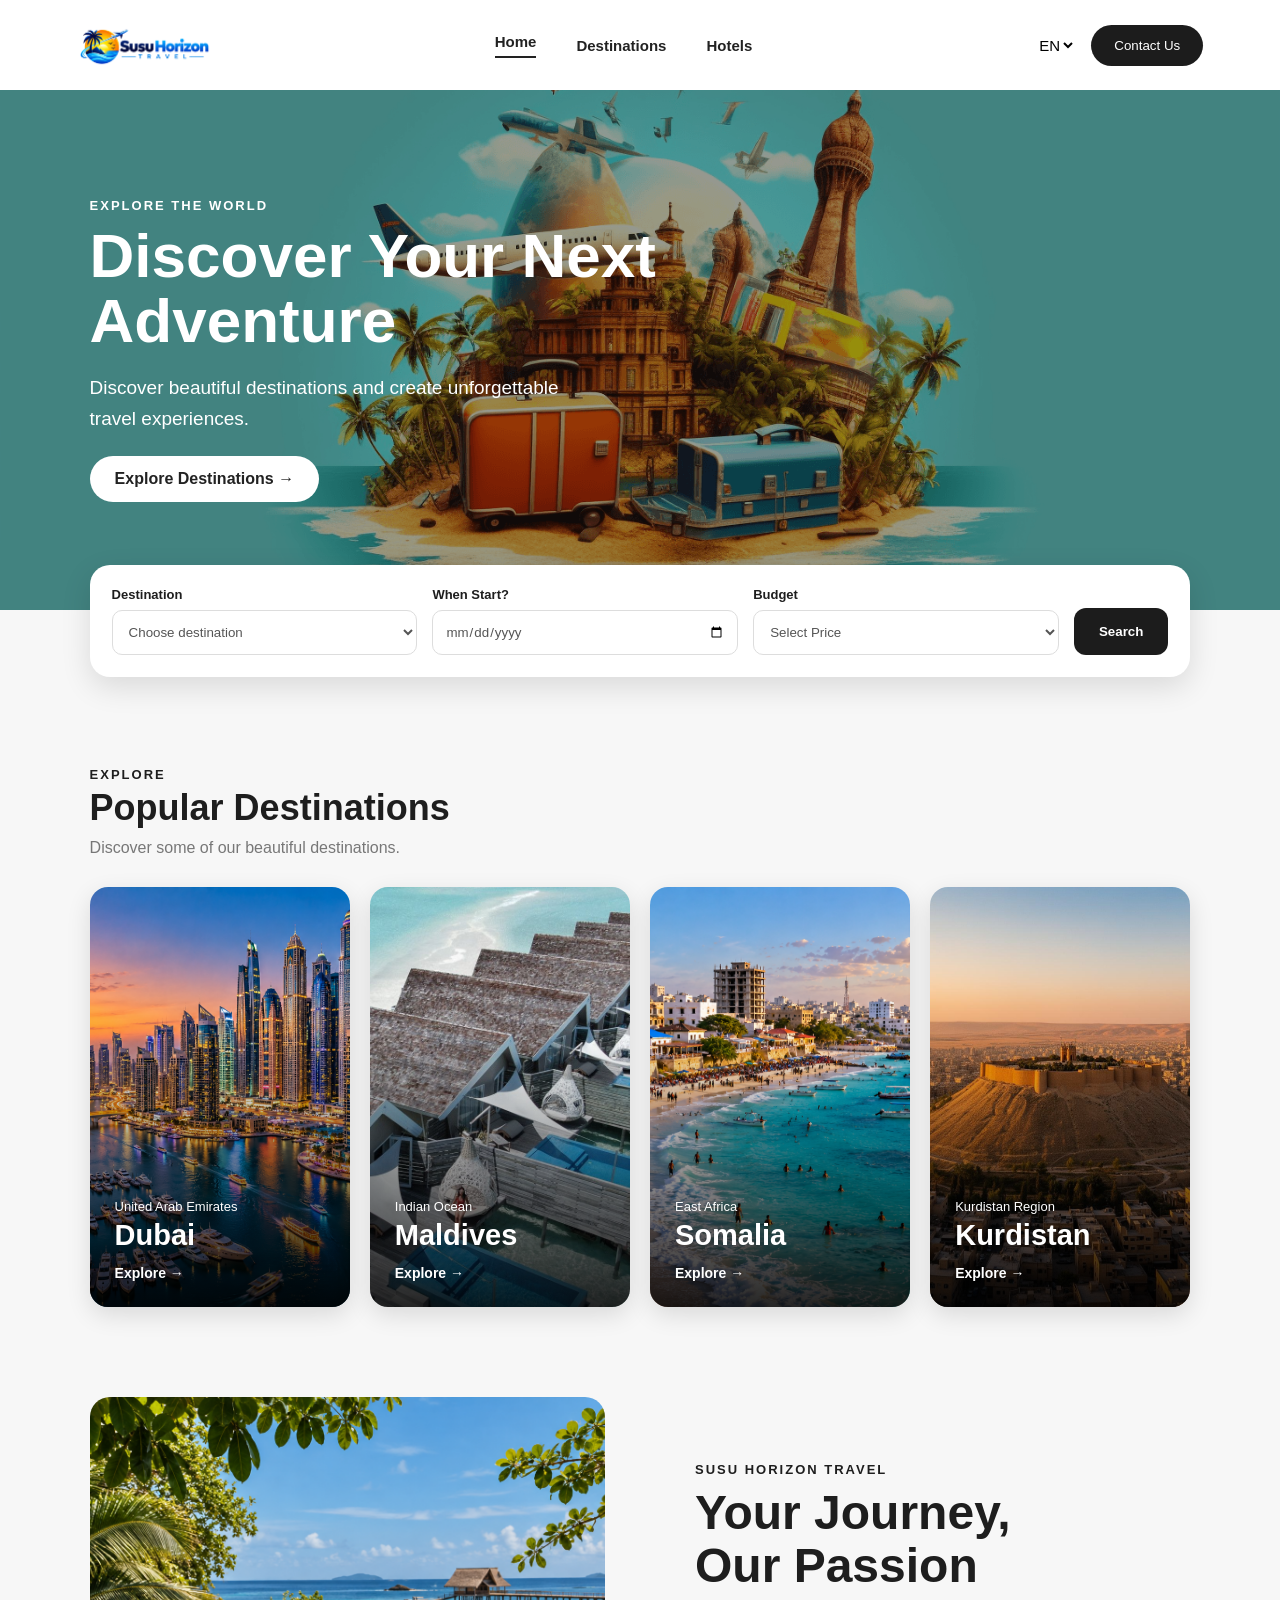
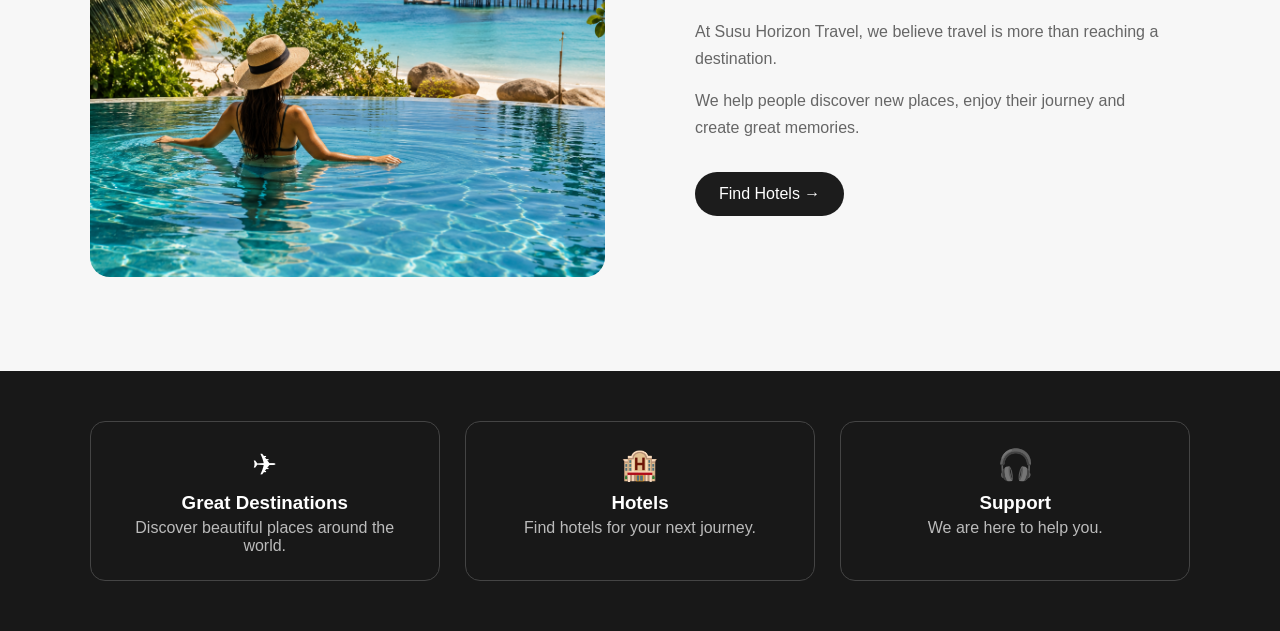
<file: home.html>
<!DOCTYPE html>
<html lang="en">

<head>
    <meta charset="UTF-8">
    <meta name="viewport" content="width=device-width, initial-scale=1.0">

    <title>Home | Susu Horizon Travel</title>

    <link rel="stylesheet" href="styles.css">
</head>

<body class="new-home-page">

    
    <nav class="hotel-navbar">

        <a href="home.html" class="hotel-logo">
            <img src="fotos/logo.png" alt="Susu Horizon Logo">
        </a>

        <div class="hotel-nav-links">

            <a href="home.html" class="active">
                Home
            </a>

            <a href="#popularDestinations">
                Destinations
            </a>

            <a href="hotels.html">
                Hotels
            </a>

        </div>

        <div class="hotel-nav-right">

            <select class="language" id="language">
                <option value="en">EN</option>
                <option value="nl">NL</option>
            </select>

            <button>
                Contact Us
            </button>

        </div>

    </nav>



    <section class="home-new-hero">

        <div class="home-new-overlay"></div>

        <div class="home-new-hero-text">

            <p class="home-small-title">
                EXPLORE THE WORLD
            </p>

            <h1>
                Discover Your Next
                <br>
                Adventure
            </h1>

            <p>
                Discover beautiful destinations and create
                unforgettable travel experiences.
            </p>

            <a href="#destinationSearch" class="home-explore-button">
                Explore Destinations →
            </a>

        </div>

    </section>



    <section
        class="hotel-search-box home-search"
        id="destinationSearch"
    >

       
        <div class="hotel-search-item">

            <label>Destination</label>

            <select id="destination">

                <option value="">
                    Choose destination
                </option>

                <option value="dubai">
                    Dubai
                </option>

                <option value="maldives">
                    Maldives
                </option>

                <option value="somalia">
                    Somalia
                </option>

                <option value="kurdistan">
                    Kurdistan
                </option>

            </select>

        </div>


       
        <div class="hotel-search-item">

            <label>When Start?</label>

            <input
                type="date"
                id="travelDate"
            >
    

        </div>


        
        <div class="hotel-search-item">

            <label>Budget</label>

            <select id="price">

                <option value="">
                    Select Price
                </option>

                <option value="€0 - €500">
                    €0 - €500
                </option>

                <option value="€500 - €1000">
                    €500 - €1000
                </option>

                <option value="€1000 - €2000">
                    €1000 - €2000
                </option>

            </select>

        </div>


       
        <button
            type="button"
            class="hotel-search-button"
            id="searchButton"
        >
            Search
        </button>

    </section>


   
    <section
        class="home-popular-destinations"
        id="popularDestinations"
    >

        <div class="home-section-title">

            <div>
                <p class="home-small-title">
                    EXPLORE
                </p>

                <h2>
                    Popular Destinations
                </h2>

                <p>
                    Discover some of our beautiful destinations.
                </p>
            </div>

        </div>


        <div class="home-destination-grid">


            
            <a
                href="dubai.html"
                class="home-destination-card"
            >

                <img
                    src="fotos/dubai/marina.png"
                    alt="Dubai"
                >

                <div class="home-destination-overlay"></div>

                <div class="home-destination-info">

                    <p>United Arab Emirates</p>

                    <h3>Dubai</h3>

                    <span>
                        Explore →
                    </span>

                </div>

            </a>


            
            <a
                href="maldives.html"
                class="home-destination-card"
            >

                <img
                    src="fotos/maldives/Ari.jpg"
                    alt="Maldives"
                >

                <div class="home-destination-overlay"></div>

                <div class="home-destination-info">

                    <p>Indian Ocean</p>

                    <h3>Maldives</h3>

                    <span>
                        Explore →
                    </span>

                </div>

            </a>


            
            <a
                href="somalia.html"
                class="home-destination-card"
            >

                <img
                    src="fotos/somalia/liido.png"
                    alt="Somalia"
                >

                <div class="home-destination-overlay"></div>

                <div class="home-destination-info">

                    <p>East Africa</p>

                    <h3>Somalia</h3>

                    <span>
                        Explore →
                    </span>

                </div>

            </a>


            
            <a
                href="kurdistan.html"
                class="home-destination-card"
            >

                <img
                    src="fotos/kurdistan/Erbil.jpg"
                    alt="Kurdistan"
                >

                <div class="home-destination-overlay"></div>

                <div class="home-destination-info">

                    <p>Kurdistan Region</p>

                    <h3>Kurdistan</h3>

                    <span>
                        Explore →
                    </span>

                </div>

            </a>

        </div>

    </section>


    
    <section class="home-new-journey">

        <div class="home-new-journey-image">

            <img
                src="fotos/pool.png"
                alt="Travel"
            >

        </div>


        <div class="home-new-journey-text">

            <p class="home-small-title">
                SUSU HORIZON TRAVEL
            </p>

            <h2>
                Your Journey,
                <br>
                Our Passion
            </h2>

            <p>
                At Susu Horizon Travel, we believe travel is
                more than reaching a destination.
            </p>

            <p>
                We help people discover new places,
                enjoy their journey and create great memories.
            </p>

            <a href="hotels.html">
                Find Hotels →
            </a>

        </div>

    </section>


    <!-- BENEFITS -->
    <section class="hotel-benefits">

        <div>
            <span>✈</span>

            <h3>Great Destinations</h3>

            <p>
                Discover beautiful places around the world.
            </p>
        </div>


        <div>
            <span>🏨</span>

            <h3>Hotels</h3>

            <p>
                Find hotels for your next journey.
            </p>
        </div>


        <div>
            <span>🎧</span>

            <h3>Support</h3>

            <p>
                We are here to help you.
            </p>
        </div>

    </section>


    <script src="script.js"></script>

</body>

</html>
</file>
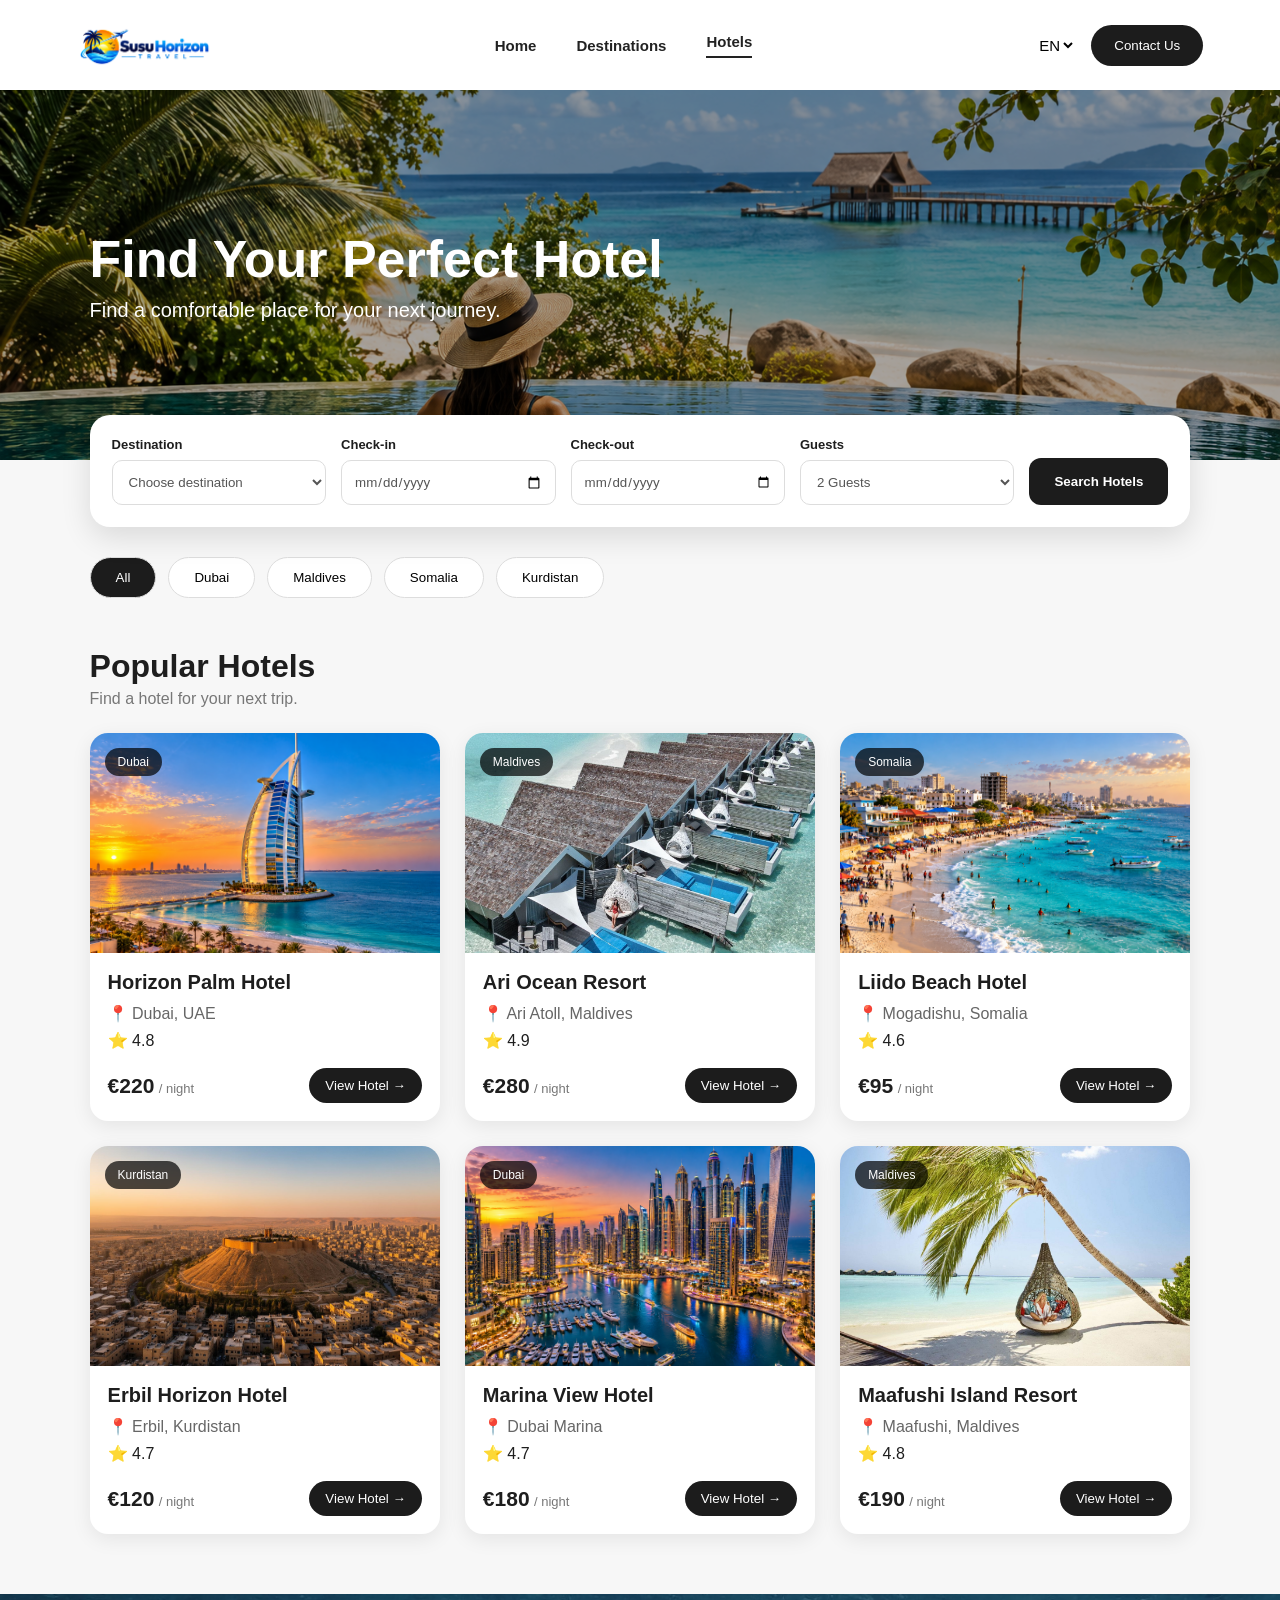
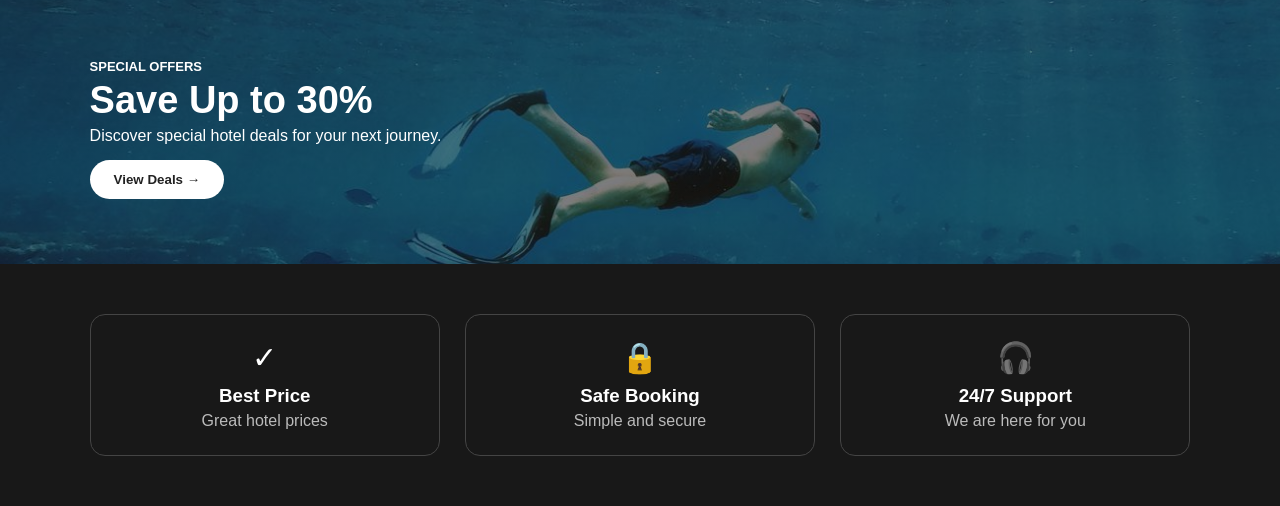
<file: hotels.html>
<!DOCTYPE html>
<html lang="en">

<head>
    <meta charset="UTF-8">
    <meta name="viewport" content="width=device-width, initial-scale=1.0">

    <title>Hotels | Susu Horizon Travel</title>

    <link rel="stylesheet" href="styles.css">
</head>

<body class="hotels-page">

    <!-- NAVBAR -->
    <nav class="hotel-navbar">

        <a href="home.html" class="hotel-logo">
            <img src="fotos/logo.png" alt="Susu Horizon Logo">
        </a>

        <div class="hotel-nav-links">
            <a href="home.html">Home</a>
            <a href="home.html#destinationSearch">Destinations</a>
            <a href="hotels.html" class="active">Hotels</a>
        </div>

        <div class="hotel-nav-right">

            <select>
                <option>EN</option>
                <option>NL</option>
            </select>

            <button>Contact Us</button>

        </div>

    </nav>


    
    <section class="hotel-hero">

        <div class="hotel-hero-overlay"></div>

        <div class="hotel-hero-text">

            <h1>Find Your Perfect Hotel</h1>

            <p>
                Find a comfortable place for your next journey.
            </p>

        </div>

    </section>


    <section class="hotel-search-box">

        <div class="hotel-search-item">

            <label>Destination</label>

            <select id="hotelDestination">
                <option value="">Choose destination</option>
                <option value="dubai">Dubai</option>
                <option value="maldives">Maldives</option>
                <option value="somalia">Somalia</option>
                <option value="kurdistan">Kurdistan</option>
            </select>

        </div>


        <div class="hotel-search-item">

            <label>Check-in</label>

            <input type="date" id="checkin">


        </div>


        <div class="hotel-search-item">

            <label>Check-out</label>

            <input type="date" id="checkout">

        </div>


        <div class="hotel-search-item">

            <label>Guests</label>

            <select id="guests">
                <option>1 Guest</option>
                <option selected>2 Guests</option>
                <option>3 Guests</option>
                <option>4 Guests</option>
            </select>

        </div>


        <button class="hotel-search-button" id="hotelSearchButton">
            Search Hotels
        </button>

    </section>


    
    <section class="hotel-destinations">

        <button class="destination-filter active-filter" data-country="all">
            All
        </button>

        <button class="destination-filter" data-country="dubai">
            Dubai
        </button>

        <button class="destination-filter" data-country="maldives">
            Maldives
        </button>

        <button class="destination-filter" data-country="somalia">
            Somalia
        </button>

        <button class="destination-filter" data-country="kurdistan">
            Kurdistan
        </button>

    </section>


    
    <section class="popular-hotels">

        <div class="hotel-title">

            <div>
                <h2>Popular Hotels</h2>
                <p>Find a hotel for your next trip.</p>
            </div>

        </div>


        <div class="hotel-grid">


            
            <div class="hotel-card" data-country="dubai">

                <div class="hotel-image">

                    <img
                        src="fotos/dubai/Burj arab.png"
                        alt="Dubai Hotel"
                    >

                    <span class="hotel-country">
                        Dubai
                    </span>

                </div>

                <div class="hotel-info">

                    <h3>Horizon Palm Hotel</h3>

                    <p class="hotel-location">
                        📍 Dubai, UAE
                    </p>

                    <p class="hotel-rating">
                        ⭐ 4.8
                    </p>

                    <div class="hotel-bottom">

                        <div>
                            <strong>€220</strong>
                            <span>/ night</span>
                        </div>

                        <a href="dhotel.html" class="view-hotel">View Hotel →</a>

                    </div>

                </div>

            </div>


            
            <div class="hotel-card" data-country="maldives">

                <div class="hotel-image">

                    <img
                        src="fotos/maldives/Ari.jpg"
                        alt="Maldives Hotel"
                    >

                    <span class="hotel-country">
                        Maldives
                    </span>

                </div>

                <div class="hotel-info">

                    <h3>Ari Ocean Resort</h3>

                    <p class="hotel-location">
                        📍 Ari Atoll, Maldives
                    </p>

                    <p class="hotel-rating">
                        ⭐ 4.9
                    </p>

                    <div class="hotel-bottom">

                        <div>
                            <strong>€280</strong>
                            <span>/ night</span>
                        </div>

                      <a href="ari.html" class="view-hotel">View Hotel →</a>
                      

                    </div>

                </div>

            </div>


            
            <div class="hotel-card" data-country="somalia">

                <div class="hotel-image">

                    <img
                        src="fotos/somalia/liido.png"
                        alt="Somalia Hotel"
                    >

                    <span class="hotel-country">
                        Somalia
                    </span>

                </div>

                <div class="hotel-info">

                    <h3>Liido Beach Hotel</h3>

                    <p class="hotel-location">
                        📍 Mogadishu, Somalia
                    </p>

                    <p class="hotel-rating">
                        ⭐ 4.6
                    </p>

                    <div class="hotel-bottom">

                        <div>
                            <strong>€95</strong>
                            <span>/ night</span>
                        </div>

                            <a href="lido.html" class="view-hotel">View Hotel →</a>

                    </div>

                </div>

            </div>


            
            <div class="hotel-card" data-country="kurdistan">

                <div class="hotel-image">

                    <img
                        src="fotos/kurdistan/Erbil.jpg"
                        alt="Kurdistan Hotel"
                    >

                    <span class="hotel-country">
                        Kurdistan
                    </span>

                </div>

                <div class="hotel-info">

                    <h3>Erbil Horizon Hotel</h3>

                    <p class="hotel-location">
                        📍 Erbil, Kurdistan
                    </p>

                    <p class="hotel-rating">
                        ⭐ 4.7
                    </p>

                    <div class="hotel-bottom">

                        <div>
                            <strong>€120</strong>
                            <span>/ night</span>
                        </div>

                        <a href="erbil.html" class="view-hotel">View Hotel →</a>

                    </div>

                </div>

            </div>


            
            <div class="hotel-card" data-country="dubai">

                <div class="hotel-image">

                    <img
                        src="fotos/dubai/marina.png"
                        alt="Dubai Marina Hotel"
                    >

                    <span class="hotel-country">
                        Dubai
                    </span>

                </div>

                <div class="hotel-info">

                    <h3>Marina View Hotel</h3>

                    <p class="hotel-location">
                        📍 Dubai Marina
                    </p>

                    <p class="hotel-rating">
                        ⭐ 4.7
                    </p>

                    <div class="hotel-bottom">

                        <div>
                            <strong>€180</strong>
                            <span>/ night</span>
                        </div>

                        <a href="marina.html" class="view-hotel">View Hotel →</a>

                    </div>

                </div>

            </div>


            
            <div class="hotel-card" data-country="maldives">

                <div class="hotel-image">

                    <img
                        src="fotos/maldives/maafushi.jpg"
                        alt="Maafushi Hotel"
                    >

                    <span class="hotel-country">
                        Maldives
                    </span>

                </div>

                <div class="hotel-info">

                    <h3>Maafushi Island Resort</h3>

                    <p class="hotel-location">
                        📍 Maafushi, Maldives
                    </p>

                    <p class="hotel-rating">
                        ⭐ 4.8
                    </p>

                    <div class="hotel-bottom">

                        <div>
                            <strong>€190</strong>
                            <span>/ night</span>
                        </div>

                        <a href="mafushi.html" class="view-hotel">View Hotel →</a>

                    </div>

                </div>

            </div>


        </div>

    </section>


    
    <section class="hotel-offer">

        <div>

            <p class="offer-small">
                SPECIAL OFFERS
            </p>

            <h2>
                Save Up to 30%
            </h2>

            <p>
                Discover special hotel deals for your next journey.
            </p>

            <button>
                View Deals →
            </button>

        </div>

    </section>


    
    <section class="hotel-benefits">

        <div>
            <span>✓</span>
            <h3>Best Price</h3>
            <p>Great hotel prices</p>
        </div>

        <div>
            <span>🔒</span>
            <h3>Safe Booking</h3>
            <p>Simple and secure</p>
        </div>

        <div>
            <span>🎧</span>
            <h3>24/7 Support</h3>
            <p>We are here for you</p>
        </div>

    </section>


    <script src="script.js"></script>

</body>

</html>
</file>
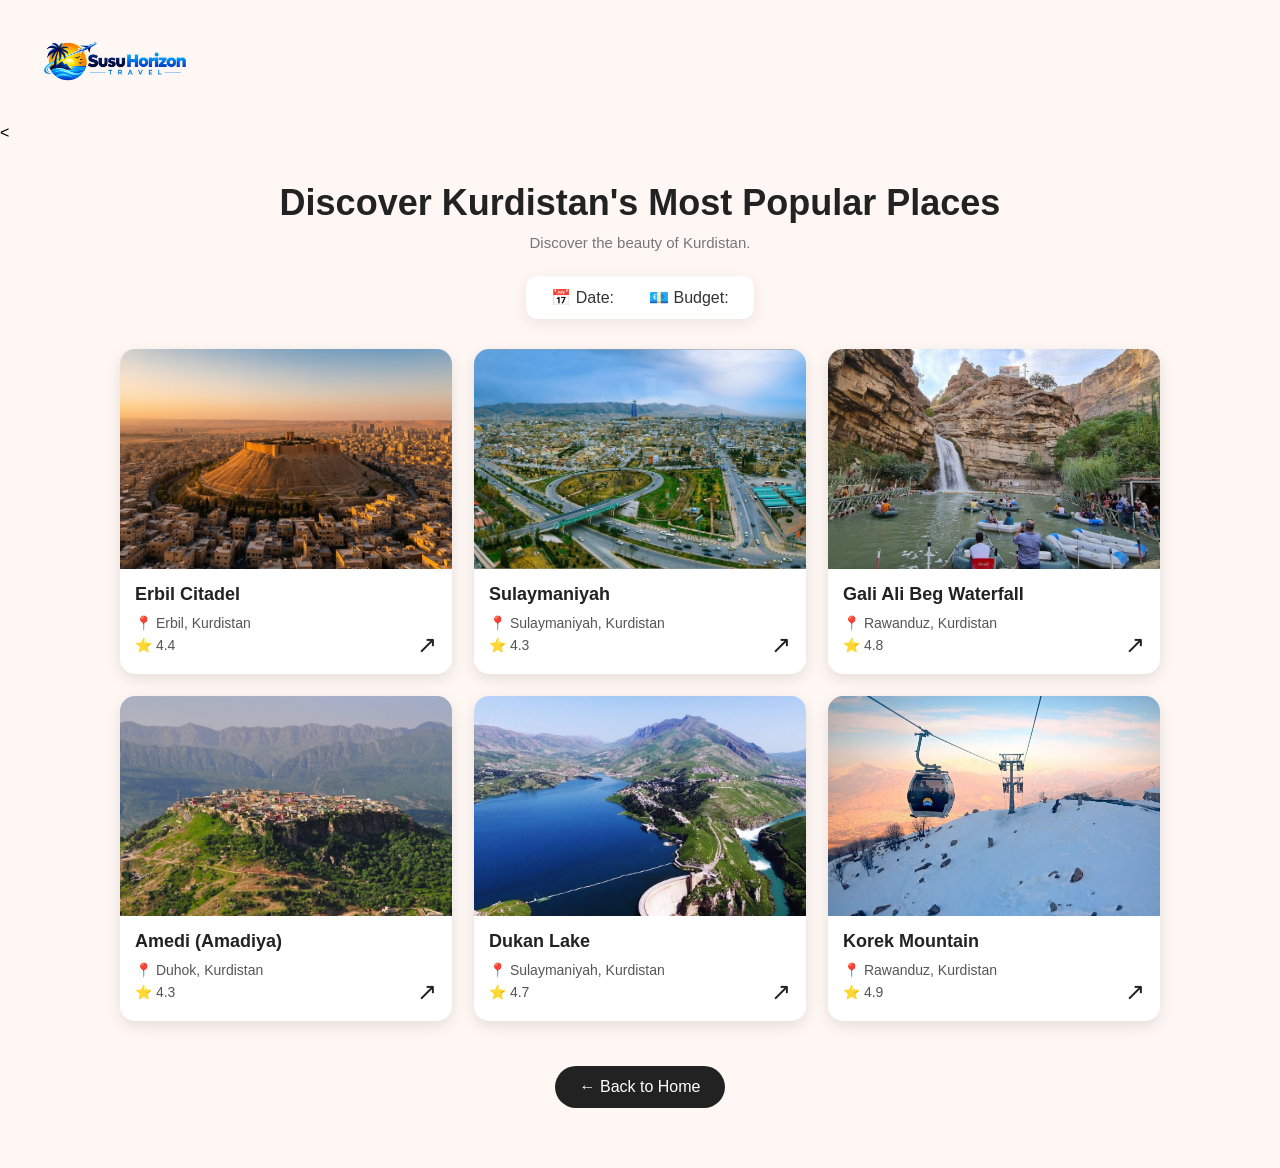
<file: kurdistan.html>
<!DOCTYPE html>
<html lang="en">

<head>
    <meta charset="UTF-8">
    <meta name="viewport" content="width=device-width, initial-scale=1.0">

    <title>Discover Kurdistan | Susu Horizon</title>

    <link rel="stylesheet" href="styles.css">
</head>

<body class="dubai-page">

    
    <header class="dubai-header">

        <a href="home.html">
            <img src="fotos/logo.png" alt="Susu Horizon Logo">
        </a>

    </header>


    <
    <section class="dubai-destinations">

        <h1>Discover Kurdistan's Most Popular Places</h1>

        <p class="dubai-subtitle">
            Discover the beauty of Kurdistan.
        </p>


        
        <div class="selected-trip">

            <p>
                📅 Date:
                <span id="selectedDate"></span>
            </p>

            <p>
                💶 Budget:
                <span id="selectedPrice"></span>
            </p>

        </div>


        
        <div class="dubai-grid">


            
            <div class="dubai-card">

                <img
                    src="fotos/kurdistan/Erbil.jpg"
                    alt="Erbil Citadel"
                >

                <div class="dubai-info">

                    <h3>Erbil Citadel</h3>

                    <p>📍 Erbil, Kurdistan</p>
                     <p>⭐ 4.4</p>

                    <span class="arrow">↗</span>

                </div>

            </div>


            
            <div class="dubai-card">

                <img
                    src="fotos/kurdistan/sulaymaniyah.jpg"
                    alt="Sulaymaniyah"
                >

                <div class="dubai-info">

                    <h3>Sulaymaniyah</h3>

                    <p>📍 Sulaymaniyah, Kurdistan</p>
                     <p>⭐ 4.3</p>

                    <span class="arrow">↗</span>

                </div>

            </div>


            
            <div class="dubai-card">

                <img
                    src="fotos/kurdistan/Gali.jpg"
                    alt="Gali Ali Beg Waterfall"
                >

                <div class="dubai-info">

                    <h3>Gali Ali Beg Waterfall</h3>

                    <p>📍 Rawanduz, Kurdistan</p>
                     <p>⭐ 4.8</p>

                    <span class="arrow">↗</span>

                </div>

            </div>


            
            <div class="dubai-card">

                <img
                    src="fotos/kurdistan/Amedi.jpg"
                    alt="Amedi"
                >

                <div class="dubai-info">

                    <h3>Amedi (Amadiya)</h3>

                    <p>📍 Duhok, Kurdistan</p>
                     <p>⭐ 4.3</p>

                    <span class="arrow">↗</span>

                </div>

            </div>


            
            <div class="dubai-card">

                <img
                    src="fotos/kurdistan/Dukan.jpg"
                    alt="Dukan Lake"
                >

                <div class="dubai-info">

                    <h3>Dukan Lake</h3>

                    <p>📍 Sulaymaniyah, Kurdistan</p>
                     <p>⭐ 4.7</p>

                    <span class="arrow">↗</span>

                </div>

            </div>


            
            <div class="dubai-card">

                <img
                    src="fotos/kurdistan/Korek.jpg"
                    alt="Korek Mountain"
                >

                <div class="dubai-info">

                    <h3>Korek Mountain</h3>

                    <p>📍 Rawanduz, Kurdistan</p>
                     <p>⭐ 4.9</p>

                    <span class="arrow">↗</span>

                </div>

            </div>


        </div>


        
        <a href="home.html" class="back-home">
            ← Back to Home
        </a>

    </section>


    
    <script>

        const params =
            new URLSearchParams(window.location.search);

        const date =
            params.get("date");

        const price =
            params.get("price");

        document.getElementById("selectedDate").textContent =
            date;

        document.getElementById("selectedPrice").textContent =
            price;

    </script>

</body>

</html>
</file>
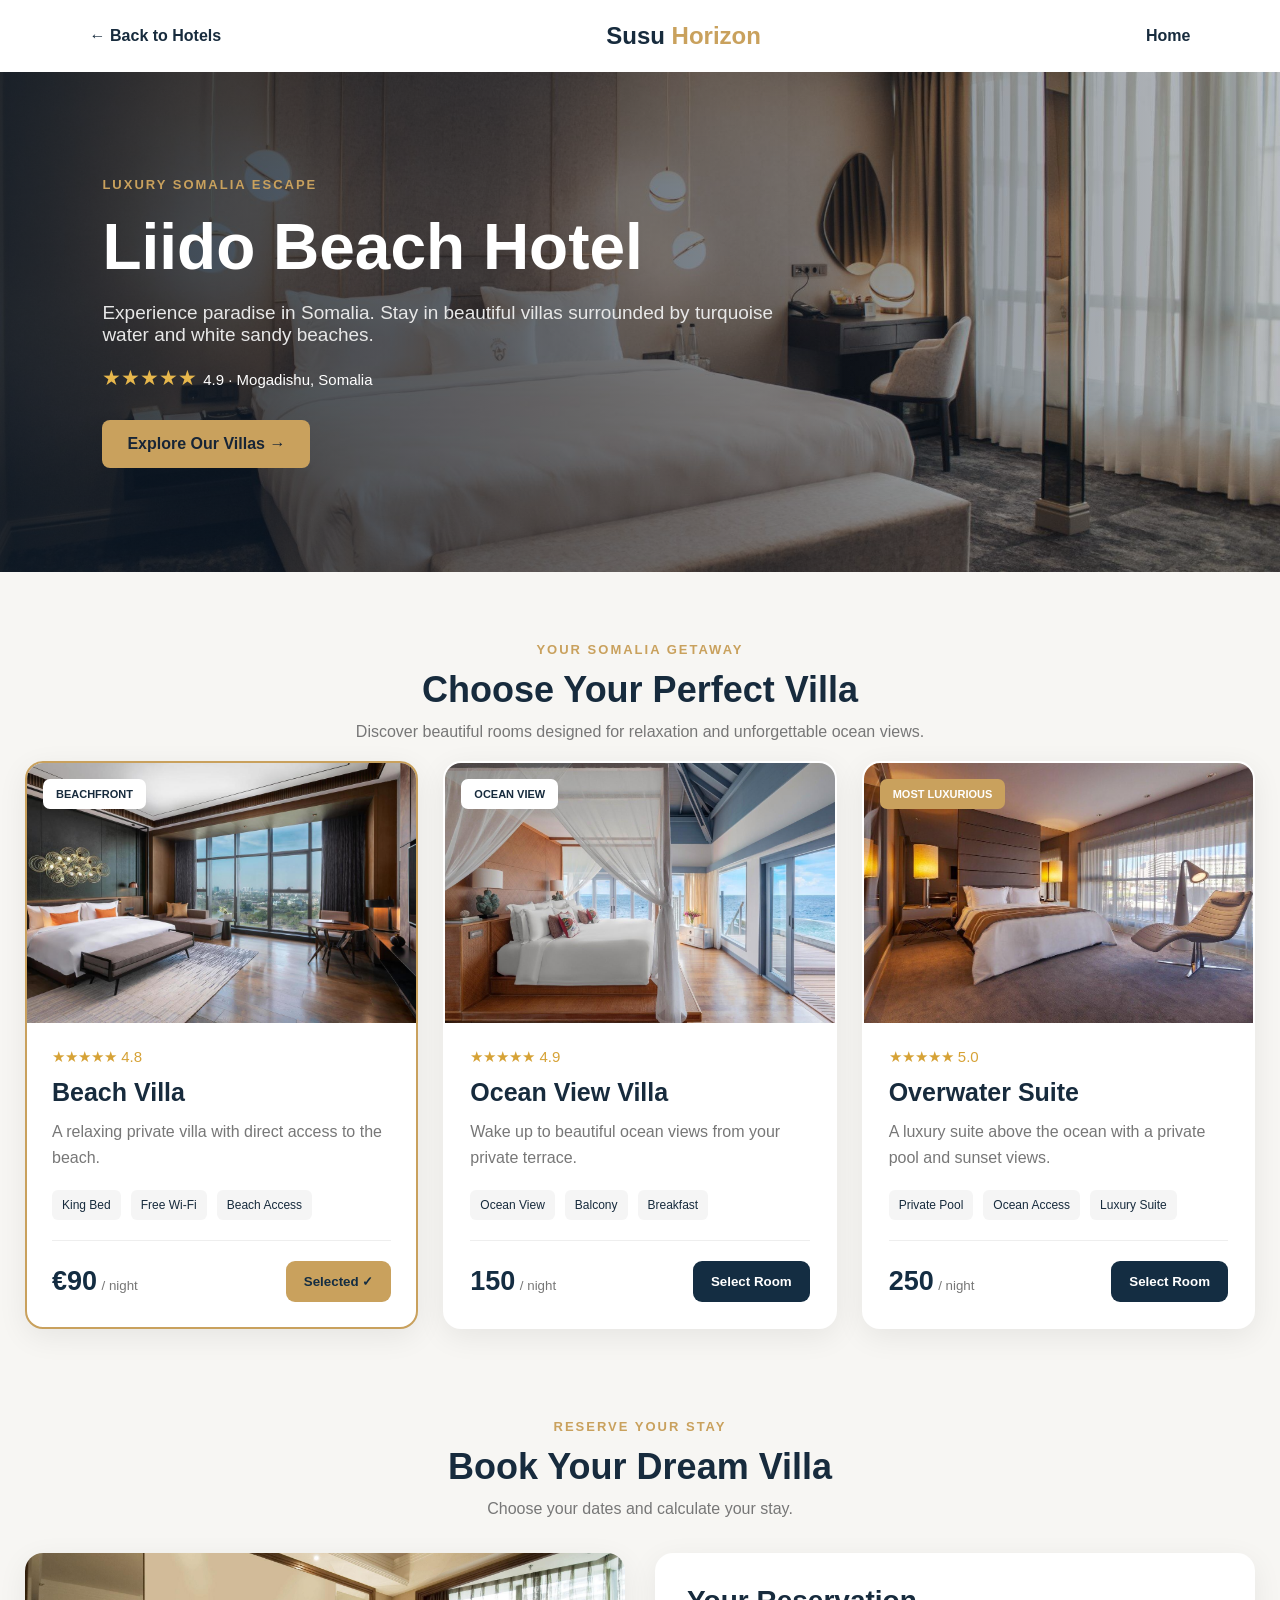
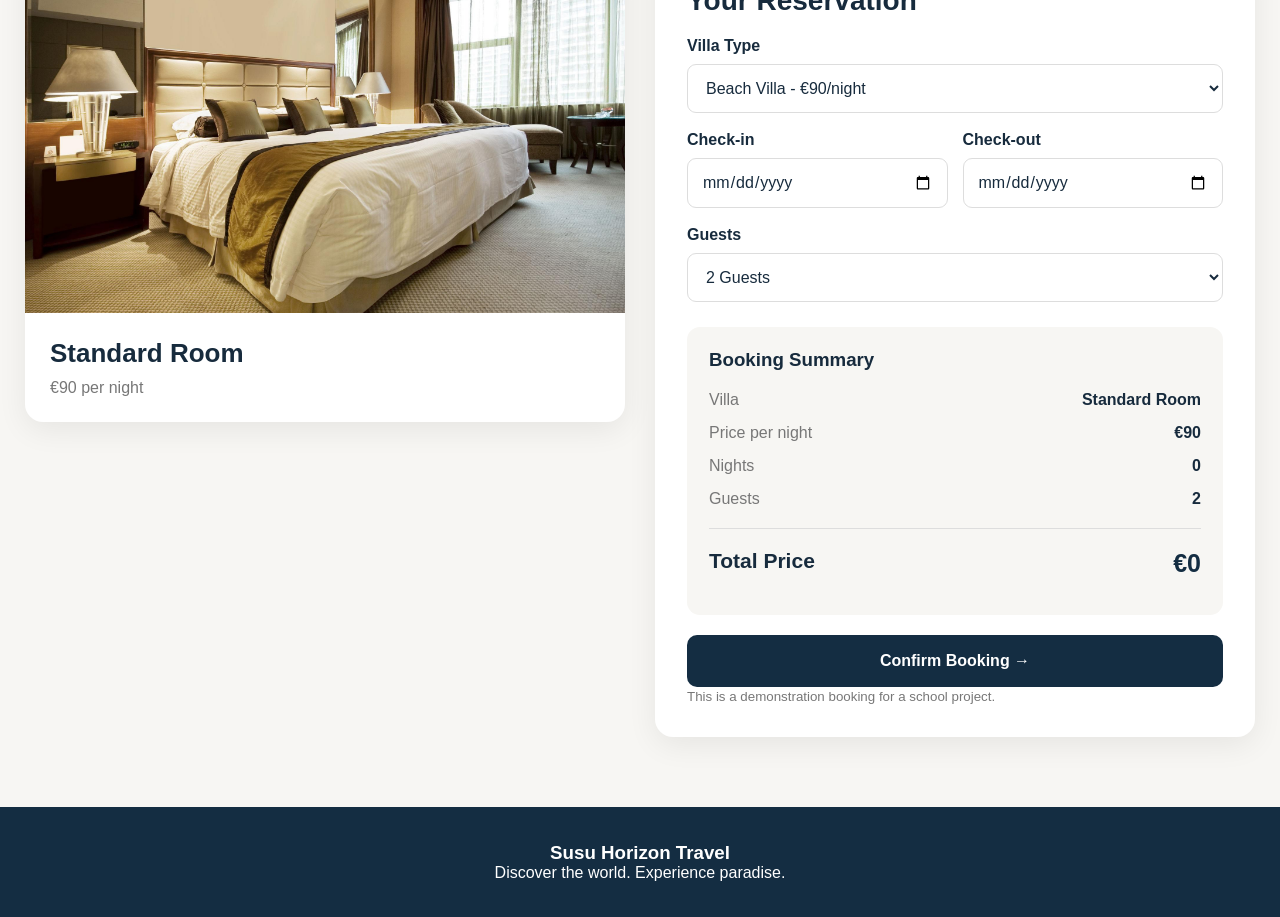
<file: lido.html>
<!DOCTYPE html>
<html lang="en">
<head>
    <meta charset="UTF-8">
    <meta name="viewport" content="width=device-width, initial-scale=1.0">
    <title>Liido Beach Hotel | Susu Horizon Travel</title>
    <link rel="stylesheet" href="styles.css">
    <script src="script.js" defer></script>
</head>

<body class="booking-page ari-page">

    <nav class="booking-nav">
        <a href="hotels.html">← Back to Hotels</a>
        <h2>Susu <span>Horizon</span></h2>
        <a href="home.html">Home</a>
    </nav>

    <header class="booking-hero">
        <div class="booking-hero-content">
            <p class="booking-label">LUXURY SOMALIA ESCAPE</p>
            <h1>Liido Beach Hotel</h1>
            <p>
                Experience paradise in Somalia.
                Stay in beautiful villas surrounded by
                turquoise water and white sandy beaches.
            </p>
            <div class="booking-stars">
                ★★★★★ <span>4.9 · Mogadishu, Somalia</span>
            </div>
            <a href="#rooms" class="booking-explore">
                Explore Our Villas →
            </a>
        </div>
    </header>

    <main class="booking-container">

        <section id="rooms">
            <div class="booking-section-heading">
                <p class="booking-label">YOUR SOMALIA GETAWAY</p>
                <h2>Choose Your Perfect Villa</h2>
                <p>
                    Discover beautiful rooms designed
                    for relaxation and unforgettable ocean views.
                </p>
            </div>

            <div class="room-options">

                <!-- BEACH VILLA -->
                <article class="booking-room selected"
                         data-room="standard">

                    <div class="room-image">
                        <img src="fotos/hotels/5.jpg"
                             alt="Beach Villa">

                        <span class="room-badge">BEACHFRONT</span>
                    </div>

                    <div class="room-content">
                        <p class="room-rating">★★★★★ 4.8</p>
                        <h3>Beach Villa</h3>
                        <p>
                            A relaxing private villa with
                            direct access to the beach.
                        </p>

                        <div class="room-features">
                            <span>King Bed</span>
                            <span>Free Wi-Fi</span>
                            <span>Beach Access</span>
                        </div>

                        <div class="room-bottom">
                            <div>
                                <strong>€90</strong>
                                <small>/ night</small>
                            </div>

                            <button type="button"
                                    class="choose-room"
                                    data-room="standard">
                                Select Room
                            </button>
                        </div>
                    </div>
                </article>

                <!-- OCEAN VIEW VILLA -->
                <article class="booking-room"
                         data-room="deluxe">

                    <div class="room-image">
                        <img src="fotos/hotels/16.jpg"
                             alt="Ocean View Villa">

                        <span class="room-badge">OCEAN VIEW</span>
                    </div>

                    <div class="room-content">
                        <p class="room-rating">★★★★★ 4.9</p>
                        <h3>Ocean View Villa</h3>
                        <p>
                            Wake up to beautiful ocean views
                            from your private terrace.
                        </p>

                        <div class="room-features">
                            <span>Ocean View</span>
                            <span>Balcony</span>
                            <span>Breakfast</span>
                        </div>

                        <div class="room-bottom">
                            <div>
                                <strong>150</strong>
                                <small>/ night</small>
                            </div>

                            <button type="button"
                                    class="choose-room"
                                    data-room="deluxe">
                                Select Room
                            </button>
                        </div>
                    </div>
                </article>

                <!-- OVERWATER SUITE -->
                <article class="booking-room"
                         data-room="premium">

                    <div class="room-image">
                        <img src="fotos/hotels/3.jpg"
                             alt="Overwater Suite">

                        <span class="room-badge gold-badge">
                            MOST LUXURIOUS
                        </span>
                    </div>

                    <div class="room-content">
                        <p class="room-rating">★★★★★ 5.0</p>
                        <h3>Overwater Suite</h3>
                        <p>
                            A luxury suite above the ocean
                            with a private pool and sunset views.
                        </p>

                        <div class="room-features">
                            <span>Private Pool</span>
                            <span>Ocean Access</span>
                            <span>Luxury Suite</span>
                        </div>

                        <div class="room-bottom">
                            <div>
                                <strong>250</strong>
                                <small>/ night</small>
                            </div>

                            <button type="button"
                                    class="choose-room"
                                    data-room="premium">
                                Select Room
                            </button>
                        </div>
                    </div>
                </article>

            </div>
        </section>

        <!-- BOOKING SECTION -->
        <section class="booking-section" id="bookingSection">

            <div class="booking-section-heading">
                <p class="booking-label">RESERVE YOUR STAY</p>
                <h2>Book Your Dream Villa</h2>
                <p>Choose your dates and calculate your stay.</p>
            </div>

            <div class="booking-layout">

                <!-- SELECTED ROOM PREVIEW -->
                <div class="booking-preview">
                    <img id="selectedImage"
                         src="fotos/hotels/16.jpg"
                         alt="Selected villa">

                    <div class="booking-preview-info">
                        <h3 id="selectedRoomName">Beach Villa</h3>
                        <p id="selectedRoomPrice">90 per night</p>
                    </div>
                </div>

                <!-- BOOKING FORM -->
                <div class="booking-panel">
                    <h2>Your Reservation</h2>

                    <label for="roomSelect">Villa Type</label>
                    <select id="roomSelect">
                        <option value="standard">
                            Beach Villa - €90/night
                        </option>
                        <option value="deluxe">
                            Ocean View Villa - €150/night
                        </option>
                        <option value="premium">
                            Overwater Suite - €250/night
                        </option>
                    </select>

                    <div class="booking-fields">
                        <div>
                            <label for="checkin">Check-in</label>
                            <input type="date" id="checkin">
                        </div>

                        <div>
                            <label for="checkout">Check-out</label>
                            <input type="date" id="checkout">
                        </div>
                    </div>

                    <label for="guests">Guests</label>
                    <select id="guests">
                        <option value="1">1 Guest</option>
                        <option value="2" selected>2 Guests</option>
                        <option value="3">3 Guests</option>
                        <option value="4">4 Guests</option>
                    </select>

                    <div class="booking-summary">
                        <h3>Booking Summary</h3>

                        <div class="summary-row">
                            <span>Villa</span>
                            <strong id="roomName">Beach Villa</strong>
                        </div>

                        <div class="summary-row">
                            <span>Price per night</span>
                            <strong id="nightPrice">€250</strong>
                        </div>

                        <div class="summary-row">
                            <span>Nights</span>
                            <strong id="nights">0</strong>
                        </div>

                        <div class="summary-row">
                            <span>Guests</span>
                            <strong id="guestCount">2</strong>
                        </div>

                        <hr>

                        <div class="summary-row total-row">
                            <strong>Total Price</strong>
                            <strong id="total">€0</strong>
                        </div>
                    </div>

                    <button type="button" id="bookNow">
                        Confirm Booking →
                    </button>

                    <p id="message" aria-live="polite"></p>

                    <small>
                        This is a demonstration booking
                        for a school project.
                    </small>
                </div>

            </div>
        </section>

    </main>

    <footer class="booking-footer">
        <h3>Susu Horizon Travel</h3>
        <p>Discover the world. Experience paradise.</p>
    </footer>

</body>
</html>
</file>
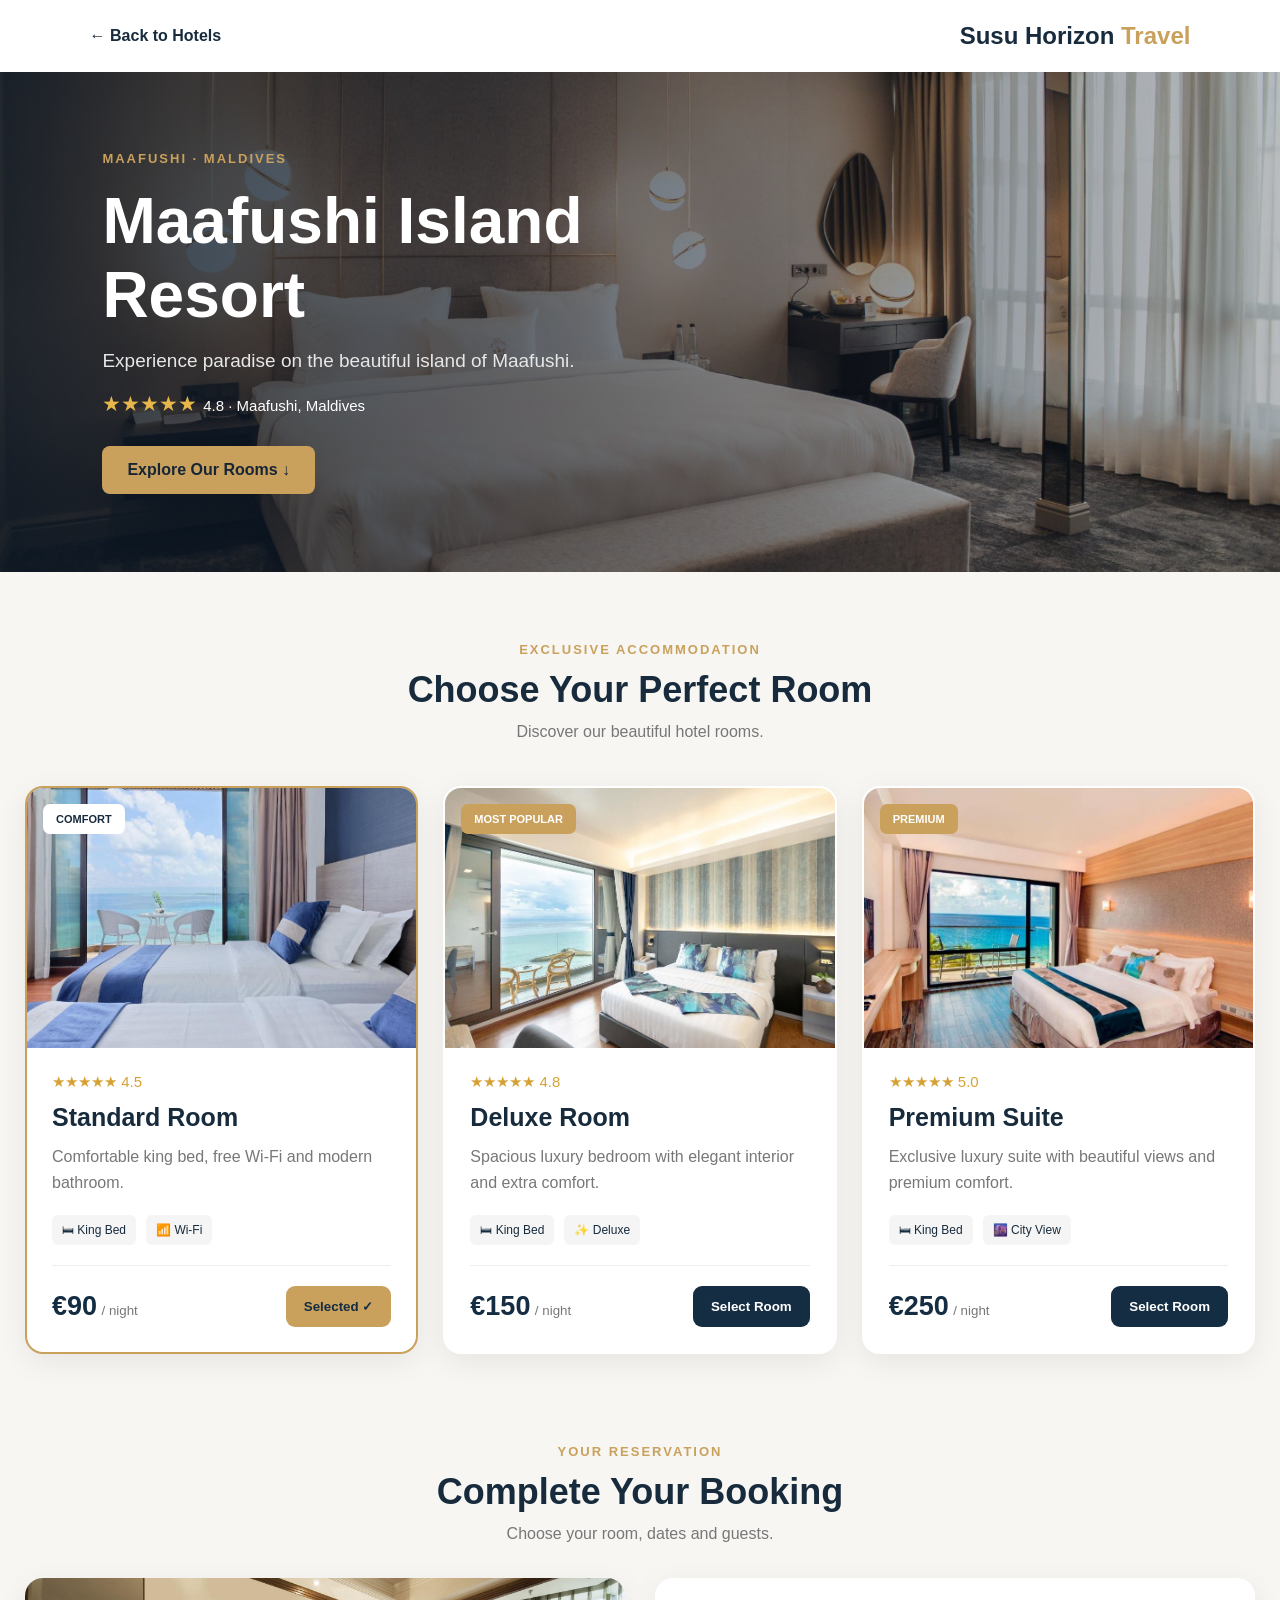
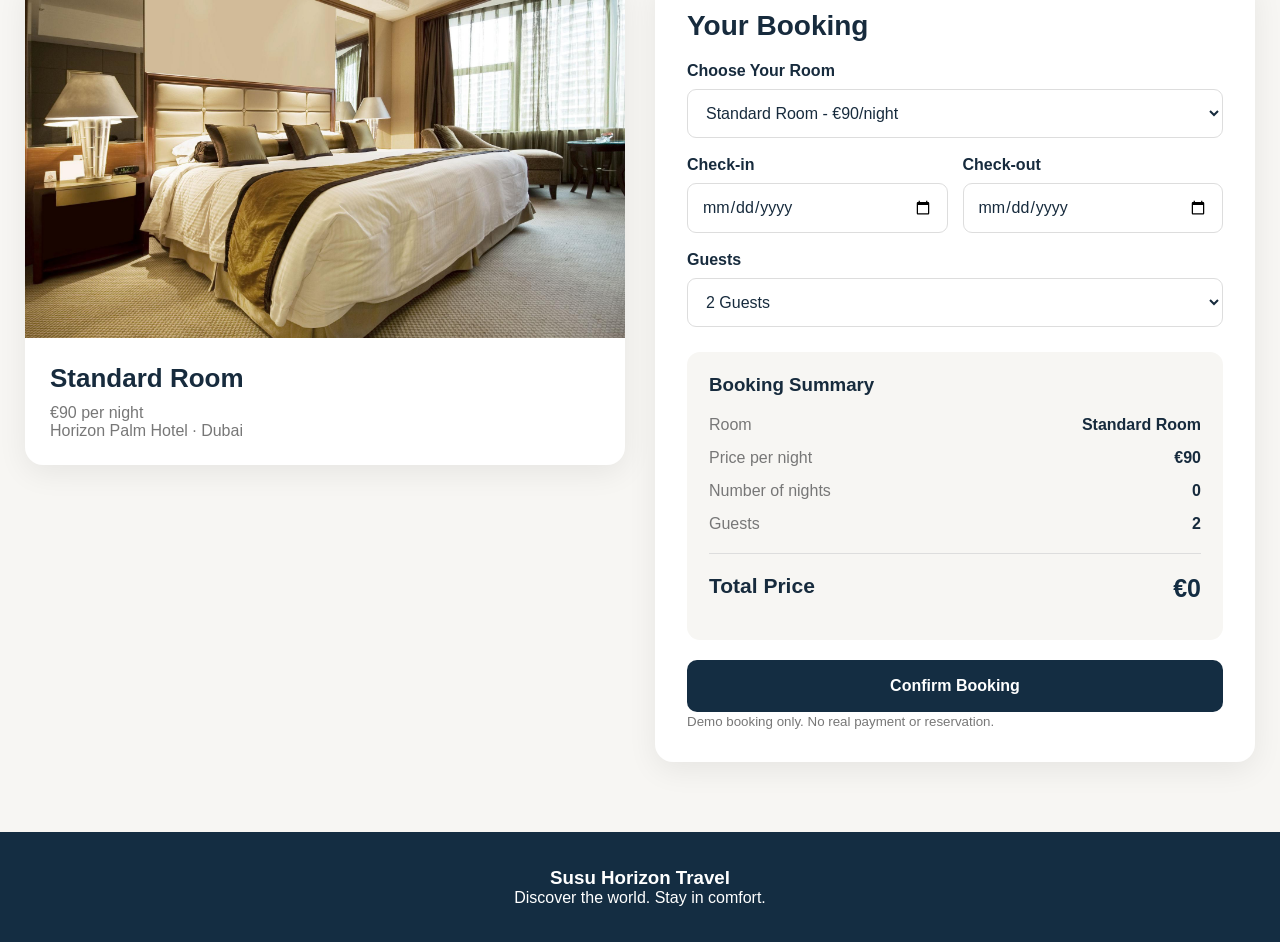
<file: mafushi.html>
<!DOCTYPE html>
<html lang="en">
<head>
    <meta charset="UTF-8">
    <meta name="viewport" content="width=device-width, initial-scale=1.0">
    <title>Maafushi Island Resort | Susu Horizon Travel</title>

    <link rel="stylesheet" href="styles.css">
    <script src="script.js" defer></script>
</head>

<body class="booking-page">

    
    <header class="booking-nav">
        <a href="hotels.html">← Back to Hotels</a>
        <h2>Susu Horizon <span>Travel</span></h2>
    </header>

    
    <section class="booking-hero">
        <div class="booking-hero-content">
            <p class="booking-label">MAAFUSHI · MALDIVES</p>
            <h1>Maafushi Island Resort</h1>
            <p>Experience paradise on the beautiful island of Maafushi.</p>

            <div class="booking-stars">
                ★★★★★ <span>4.8 · Maafushi, Maldives</span>
            </div>

            <a href="#rooms" class="booking-explore">
                Explore Our Rooms ↓
            </a>
        </div>
    </section>

    <main class="booking-container">

        
        <section id="rooms" class="room-options">

            <div class="booking-section-heading">
                <p class="booking-label">EXCLUSIVE ACCOMMODATION</p>
                <h2>Choose Your Perfect Room</h2>
                <p>Discover our beautiful hotel rooms.</p>
            </div>

            
            <article class="booking-room selected" data-room="standard">
                <div class="room-image">
                    <img src="fotos/hotels/23.jpg" alt="Standard Room">
                    <span class="room-badge">COMFORT</span>
                </div>

                <div class="room-content">
                    <p class="room-rating">★★★★★ 4.5</p>
                    <h3>Standard Room</h3>
                    <p>Comfortable king bed, free Wi-Fi and modern bathroom.</p>

                    <div class="room-features">
                        <span>🛏 King Bed</span>
                        <span>📶 Wi-Fi</span>
                    </div>

                    <div class="room-bottom">
                        <div>
                            <strong>€90</strong>
                            <small>/ night</small>
                        </div>
                        <button type="button" class="choose-room"
                                data-room="standard">
                            Select Room
                        </button>
                    </div>
                </div>
            </article>

            
            <article class="booking-room" data-room="deluxe">
                <div class="room-image">
                    <img src="fotos/hotels/20.jpg" alt="Deluxe Room">
                    <span class="room-badge gold-badge">MOST POPULAR</span>
                </div>

                <div class="room-content">
                    <p class="room-rating">★★★★★ 4.8</p>
                    <h3>Deluxe Room</h3>
                    <p>Spacious luxury bedroom with elegant interior and extra comfort.</p>

                    <div class="room-features">
                        <span>🛏 King Bed</span>
                        <span>✨ Deluxe</span>
                    </div>

                    <div class="room-bottom">
                        <div>
                            <strong>€150</strong>
                            <small>/ night</small>
                        </div>
                        <button type="button" class="choose-room"
                                data-room="deluxe">
                            Select Room
                        </button>
                    </div>
                </div>
            </article>

            
            <article class="booking-room" data-room="premium">
                <div class="room-image">
                    <img src="fotos/hotels/21.jpg" alt="Premium Suite">
                    <span class="room-badge gold-badge">PREMIUM</span>
                </div>

                <div class="room-content">
                    <p class="room-rating">★★★★★ 5.0</p>
                    <h3>Premium Suite</h3>
                    <p>Exclusive luxury suite with beautiful views and premium comfort.</p>

                    <div class="room-features">
                        <span>🛏 King Bed</span>
                        <span>🌆 City View</span>
                    </div>

                    <div class="room-bottom">
                        <div>
                            <strong>€250</strong>
                            <small>/ night</small>
                        </div>
                        <button type="button" class="choose-room"
                                data-room="premium">
                            Select Room
                        </button>
                    </div>
                </div>
            </article>

        </section>

        
        <section class="booking-section" id="bookingSection">

            <div class="booking-section-heading">
                <p class="booking-label">YOUR RESERVATION</p>
                <h2>Complete Your Booking</h2>
                <p>Choose your room, dates and guests.</p>
            </div>

            <div class="booking-layout">

                
                <div class="booking-preview">
                    <img id="selectedImage"
                         src="fotos/hotels/1.jpg"
                         alt="Selected Hotel Room">

                    <div class="booking-preview-info">
                        <h3 id="selectedRoomName">Standard Room</h3>
                        <p id="selectedRoomPrice">€90 per night</p>
                        <p>Horizon Palm Hotel · Dubai</p>
                    </div>
                </div>

                
                <div class="booking-panel">
                    <h2>Your Booking</h2>

                    <label for="roomSelect">Choose Your Room</label>
                    <select id="roomSelect">
                        <option value="standard">Standard Room - €90/night</option>
                        <option value="deluxe">Deluxe Room - €150/night</option>
                        <option value="premium">Premium Suite - €250/night</option>
                    </select>

                    <div class="booking-fields">
                        <div>
                            <label for="checkin">Check-in</label>
                            <input type="date" id="checkin" required>
                        </div>

                        <div>
                            <label for="checkout">Check-out</label>
                            <input type="date" id="checkout" required>
                        </div>
                    </div>

                    <label for="guests">Guests</label>
                    <select id="guests">
                        <option value="1">1 Guest</option>
                        <option value="2" selected>2 Guests</option>
                        <option value="3">3 Guests</option>
                        <option value="4">4 Guests</option>
                    </select>

                    
                    <div class="booking-summary">
                        <h3>Booking Summary</h3>

                        <div class="summary-row">
                            <span>Room</span>
                            <strong id="roomName">Standard Room</strong>
                        </div>

                        <div class="summary-row">
                            <span>Price per night</span>
                            <strong id="nightPrice">€90</strong>
                        </div>

                        <div class="summary-row">
                            <span>Number of nights</span>
                            <strong id="nights">0</strong>
                        </div>

                        <div class="summary-row">
                            <span>Guests</span>
                            <strong id="guestCount">2</strong>
                        </div>

                        <hr>

                        <div class="summary-row total-row">
                            <strong>Total Price</strong>
                            <strong id="total">€0</strong>
                        </div>
                    </div>

                    <button type="button" id="bookNow">
                        Confirm Booking
                    </button>

                    <p id="message" role="status"></p>

                    <small>
                        Demo booking only. No real payment or reservation.
                    </small>
                </div>

            </div>
        </section>
    </main>

    <footer class="booking-footer">
        <h3>Susu Horizon Travel</h3>
        <p>Discover the world. Stay in comfort.</p>
    </footer>

</body>
</html>
</file>
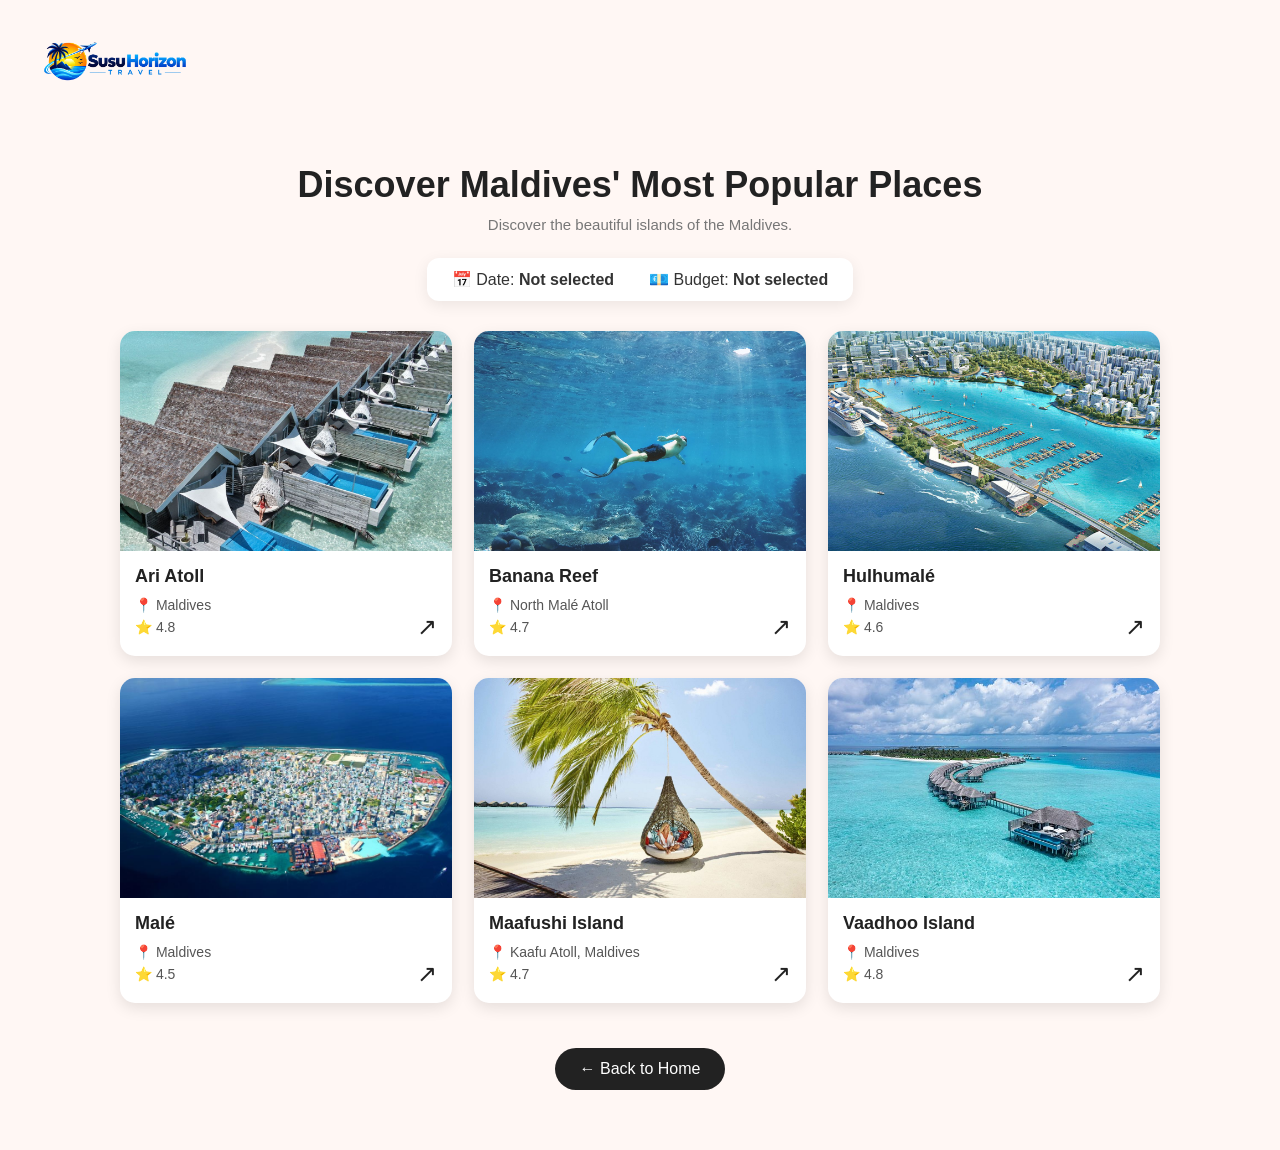
<file: maldives.html>
<!DOCTYPE html>
<html lang="en">

<head>
    <meta charset="UTF-8">
    <meta name="viewport" content="width=device-width, initial-scale=1.0">

    <title>Maldives | Susu Horizon Travel</title>

    <link rel="stylesheet" href="styles.css">
</head>

<body class="dubai-page">

    
    <header class="dubai-header">

        <a href="home.html">
            <img src="fotos/logo.png" alt="Susu Horizon Logo">
        </a>

    </header>


    
    <section class="dubai-destinations">

        <h1>Discover Maldives' Most Popular Places</h1>

        <p class="dubai-subtitle">
            Discover the beautiful islands of the Maldives.
        </p>


        
        <div class="selected-trip">

            <p>
                📅 Date:
                <span id="selectedDate"></span>
            </p>

            <p>
                💶 Budget:
                <span id="selectedPrice"></span>
            </p>

        </div>


        
        <div class="dubai-grid">


            <!-- ARI ATOLL -->
            <div class="dubai-card">

                <img
                    src="fotos/maldives/Ari.jpg"
                    alt="Ari Atoll"
                >

                <div class="dubai-info">

                    <h3>Ari Atoll</h3>

                    <p>📍 Maldives</p>

                    <p>⭐ 4.8</p>

                    <span class="arrow">↗</span>

                </div>

            </div>


            
            <div class="dubai-card">

                <img
                    src="fotos/maldives/banana.jpg"
                    alt="Banana Reef"
                >

                <div class="dubai-info">

                    <h3>Banana Reef</h3>

                    <p>📍 North Malé Atoll</p>

                    <p>⭐ 4.7</p>

                    <span class="arrow">↗</span>

                </div>

            </div>


            
            <div class="dubai-card">

                <img
                    src="fotos/maldives/hulhumale.jpg"
                    alt="Hulhumale"
                >

                <div class="dubai-info">

                    <h3>Hulhumalé</h3>

                    <p>📍 Maldives</p>

                    <p>⭐ 4.6</p>

                    <span class="arrow">↗</span>

                </div>

            </div>


            
            <div class="dubai-card">

                <img
                    src="fotos/maldives/Male.jpg"
                    alt="Male"
                >

                <div class="dubai-info">

                    <h3>Malé</h3>

                    <p>📍 Maldives</p>

                    <p>⭐ 4.5</p>

                    <span class="arrow">↗</span>

                </div>

            </div>


            
            <div class="dubai-card">

                <img
                    src="fotos/maldives/maafushi.jpg"
                    alt="Maafushi Island"
                >

                <div class="dubai-info">

                    <h3>Maafushi Island</h3>

                    <p>📍 Kaafu Atoll, Maldives</p>

                    <p>⭐ 4.7</p>

                    <span class="arrow">↗</span>

                </div>

            </div>


            
            <div class="dubai-card">

                <img
                    src="fotos/maldives/vaadhoo.jpg"
                    alt="Vaadhoo Island"
                >

                <div class="dubai-info">

                    <h3>Vaadhoo Island</h3>

                    <p>📍 Maldives</p>

                    <p>⭐ 4.8</p>

                    <span class="arrow">↗</span>

                </div>

            </div>


        </div>


        
        <a href="home.html" class="back-home">
            ← Back to Home
        </a>

    </section>


    
    <script>

        const params =
            new URLSearchParams(window.location.search);

        const date =
            params.get("date");

        const price =
            params.get("price");


        document.getElementById("selectedDate").textContent =
            date || "Not selected";

        document.getElementById("selectedPrice").textContent =
            price || "Not selected";

    </script>


</body>

</html>
</file>
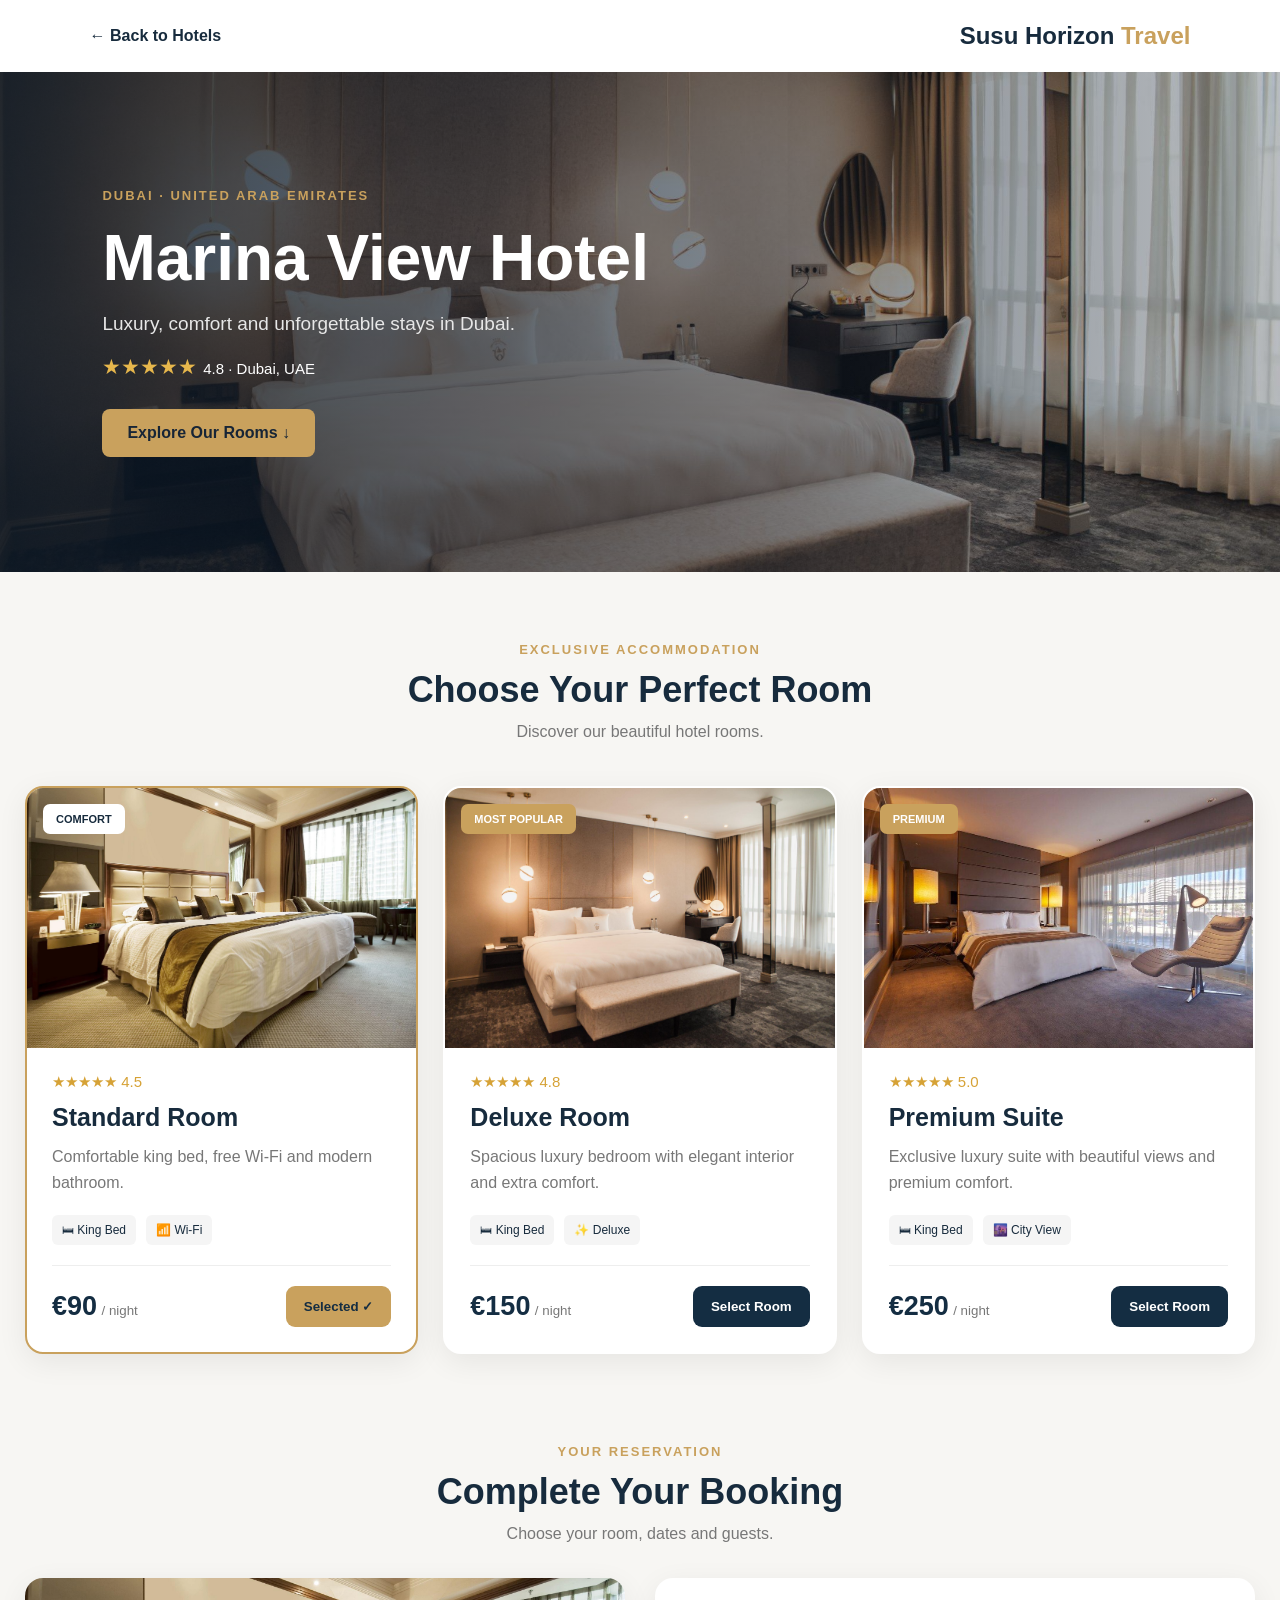
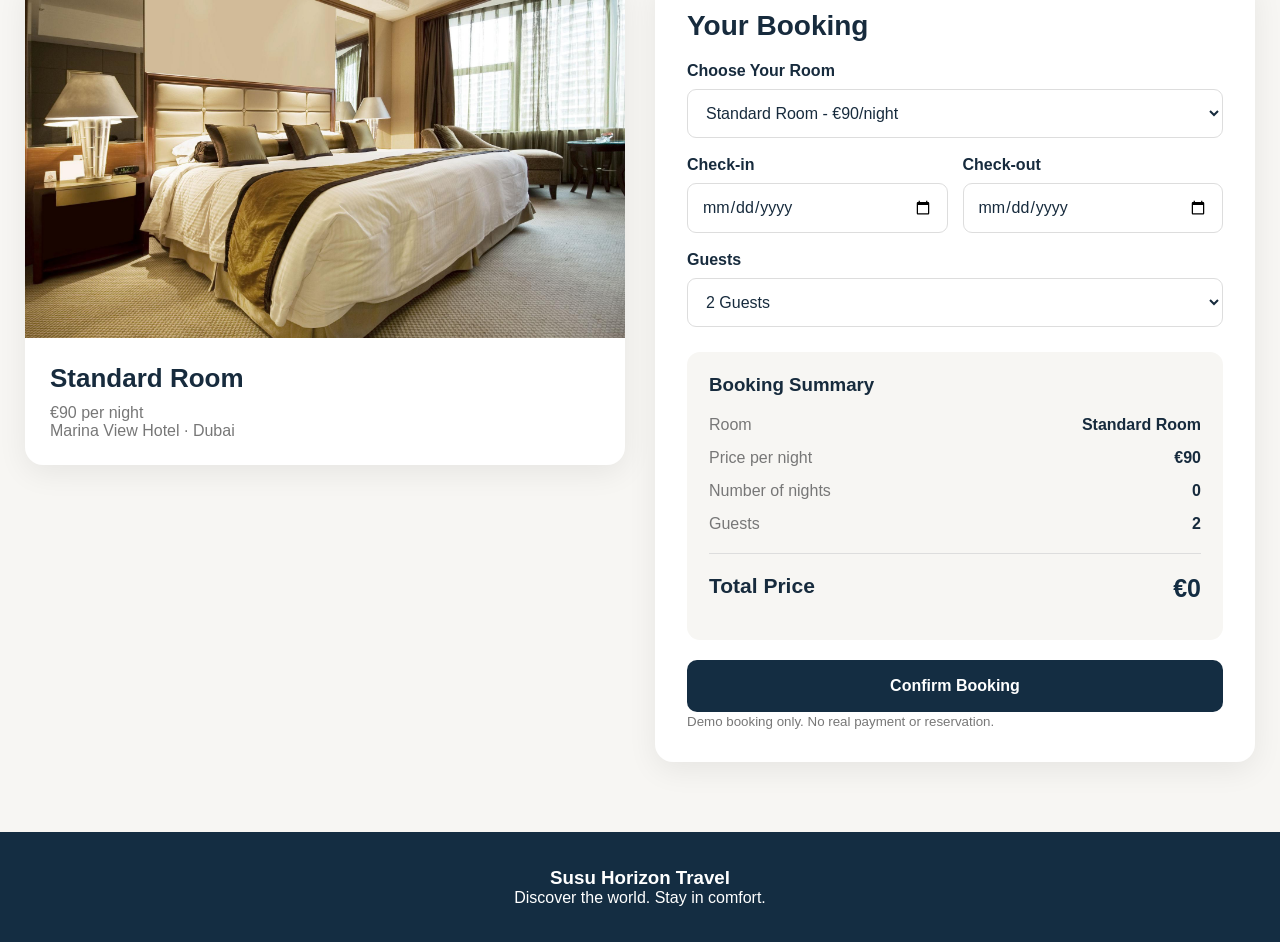
<file: marina.html>
<!DOCTYPE html>
<html lang="en">
<head>
    <meta charset="UTF-8">
    <meta name="viewport" content="width=device-width, initial-scale=1.0">
    <title>Marina View Hotel | Susu Horizon Travel</title>

    <link rel="stylesheet" href="styles.css">
    <script src="script.js" defer></script>
</head>

<body class="booking-page">

    
    <header class="booking-nav">
        <a href="hotels.html">← Back to Hotels</a>
        <h2>Susu Horizon <span>Travel</span></h2>
    </header>

    
    <section class="booking-hero">
        <div class="booking-hero-content">
            <p class="booking-label">DUBAI · UNITED ARAB EMIRATES</p>
            <h1>Marina View Hotel</h1>
            <p>Luxury, comfort and unforgettable stays in Dubai.</p>

            <div class="booking-stars">
                ★★★★★ <span>4.8 · Dubai, UAE</span>
            </div>

            <a href="#rooms" class="booking-explore">
                Explore Our Rooms ↓
            </a>
        </div>
    </section>

    <main class="booking-container">

        
        <section id="rooms" class="room-options">

            <div class="booking-section-heading">
                <p class="booking-label">EXCLUSIVE ACCOMMODATION</p>
                <h2>Choose Your Perfect Room</h2>
                <p>Discover our beautiful hotel rooms.</p>
            </div>

            
            <article class="booking-room selected" data-room="standard">
                <div class="room-image">
                    <img src="fotos/hotels/1.jpg" alt="Standard Room">
                    <span class="room-badge">COMFORT</span>
                </div>

                <div class="room-content">
                    <p class="room-rating">★★★★★ 4.5</p>
                    <h3>Standard Room</h3>
                    <p>Comfortable king bed, free Wi-Fi and modern bathroom.</p>

                    <div class="room-features">
                        <span>🛏 King Bed</span>
                        <span>📶 Wi-Fi</span>
                    </div>

                    <div class="room-bottom">
                        <div>
                            <strong>€90</strong>
                            <small>/ night</small>
                        </div>
                        <button type="button" class="choose-room"
                                data-room="standard">
                            Select Room
                        </button>
                    </div>
                </div>
            </article>

            
            <article class="booking-room" data-room="deluxe">
                <div class="room-image">
                    <img src="fotos/hotels/2.jpg" alt="Deluxe Room">
                    <span class="room-badge gold-badge">MOST POPULAR</span>
                </div>

                <div class="room-content">
                    <p class="room-rating">★★★★★ 4.8</p>
                    <h3>Deluxe Room</h3>
                    <p>Spacious luxury bedroom with elegant interior and extra comfort.</p>

                    <div class="room-features">
                        <span>🛏 King Bed</span>
                        <span>✨ Deluxe</span>
                    </div>

                    <div class="room-bottom">
                        <div>
                            <strong>€150</strong>
                            <small>/ night</small>
                        </div>
                        <button type="button" class="choose-room"
                                data-room="deluxe">
                            Select Room
                        </button>
                    </div>
                </div>
            </article>

            
            <article class="booking-room" data-room="premium">
                <div class="room-image">
                    <img src="fotos/hotels/3.jpg" alt="Premium Suite">
                    <span class="room-badge gold-badge">PREMIUM</span>
                </div>

                <div class="room-content">
                    <p class="room-rating">★★★★★ 5.0</p>
                    <h3>Premium Suite</h3>
                    <p>Exclusive luxury suite with beautiful views and premium comfort.</p>

                    <div class="room-features">
                        <span>🛏 King Bed</span>
                        <span>🌆 City View</span>
                    </div>

                    <div class="room-bottom">
                        <div>
                            <strong>€250</strong>
                            <small>/ night</small>
                        </div>
                        <button type="button" class="choose-room"
                                data-room="premium">
                            Select Room
                        </button>
                    </div>
                </div>
            </article>

        </section>

        
        <section class="booking-section" id="bookingSection">

            <div class="booking-section-heading">
                <p class="booking-label">YOUR RESERVATION</p>
                <h2>Complete Your Booking</h2>
                <p>Choose your room, dates and guests.</p>
            </div>

            <div class="booking-layout">

                
                <div class="booking-preview">
                    <img id="selectedImage"
                         src="fotos/hotels/1.jpg"
                         alt="Selected Hotel Room">

                    <div class="booking-preview-info">
                        <h3 id="selectedRoomName">Standard Room</h3>
                        <p id="selectedRoomPrice">€90 per night</p>
                        <p>Marina View Hotel · Dubai</p>
                    </div>
                </div>

                
                <div class="booking-panel">
                    <h2>Your Booking</h2>

                    <label for="roomSelect">Choose Your Room</label>
                    <select id="roomSelect">
                        <option value="standard">Standard Room - €90/night</option>
                        <option value="deluxe">Deluxe Room - €150/night</option>
                        <option value="premium">Premium Suite - €250/night</option>
                    </select>

                    <div class="booking-fields">
                        <div>
                            <label for="checkin">Check-in</label>
                            <input type="date" id="checkin" required>
                        </div>

                        <div>
                            <label for="checkout">Check-out</label>
                            <input type="date" id="checkout" required>
                        </div>
                    </div>

                    <label for="guests">Guests</label>
                    <select id="guests">
                        <option value="1">1 Guest</option>
                        <option value="2" selected>2 Guests</option>
                        <option value="3">3 Guests</option>
                        <option value="4">4 Guests</option>
                    </select>

                    
                    <div class="booking-summary">
                        <h3>Booking Summary</h3>

                        <div class="summary-row">
                            <span>Room</span>
                            <strong id="roomName">Standard Room</strong>
                        </div>

                        <div class="summary-row">
                            <span>Price per night</span>
                            <strong id="nightPrice">€90</strong>
                        </div>

                        <div class="summary-row">
                            <span>Number of nights</span>
                            <strong id="nights">0</strong>
                        </div>

                        <div class="summary-row">
                            <span>Guests</span>
                            <strong id="guestCount">2</strong>
                        </div>

                        <hr>

                        <div class="summary-row total-row">
                            <strong>Total Price</strong>
                            <strong id="total">€0</strong>
                        </div>
                    </div>

                    <button type="button" id="bookNow">
                        Confirm Booking
                    </button>

                    <p id="message" role="status"></p>

                    <small>
                        Demo booking only. No real payment or reservation.
                    </small>
                </div>

            </div>
        </section>
    </main>

    <footer class="booking-footer">
        <h3>Susu Horizon Travel</h3>
        <p>Discover the world. Stay in comfort.</p>
    </footer>

</body>
</html>
</file>
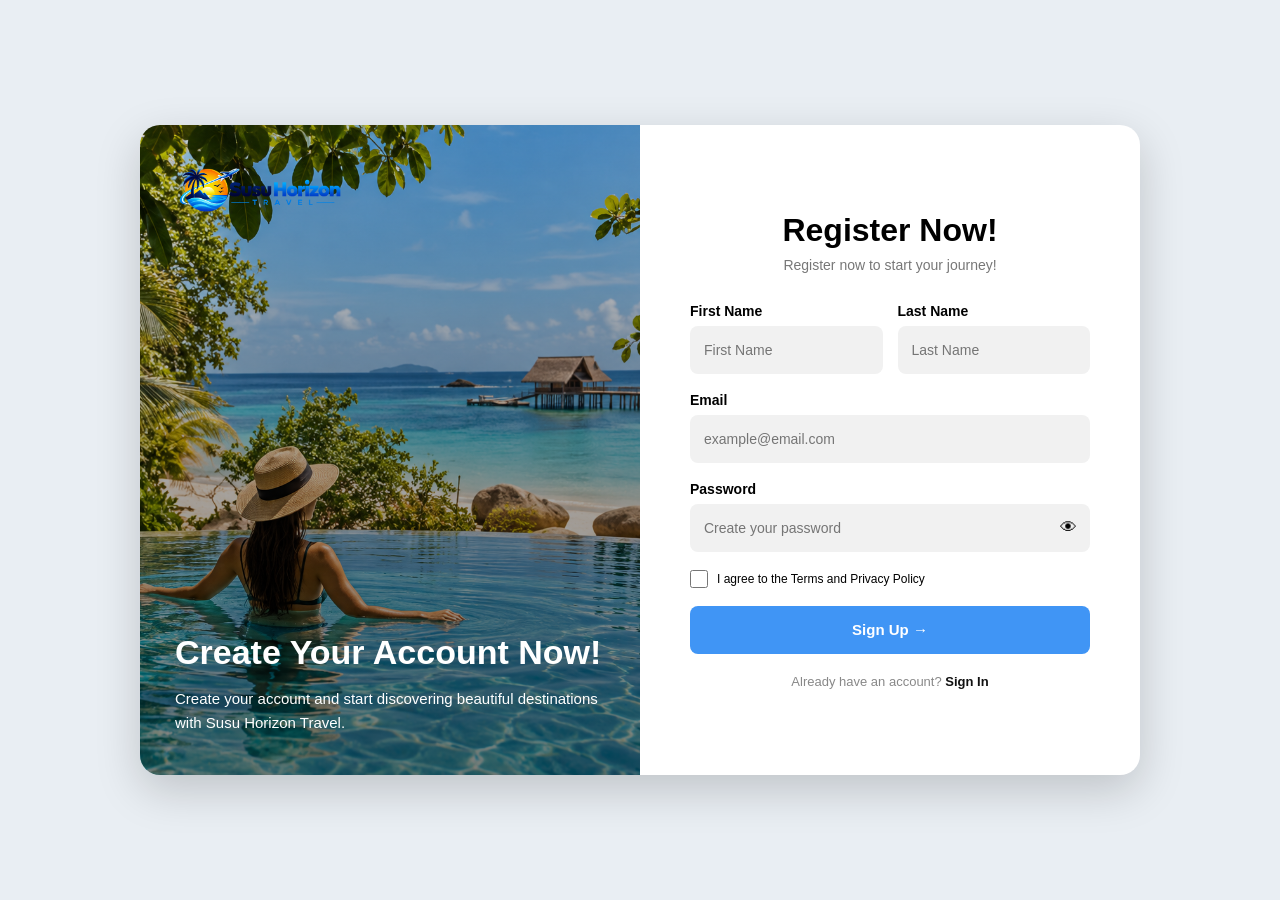
<file: register.html>
<!DOCTYPE html>
<html lang="en">

<head>

    <meta charset="UTF-8">

    <meta name="viewport"
          content="width=device-width, initial-scale=1.0">

    <title>Register | Susu Horizon</title>

    <link rel="stylesheet" href="styles.css">

</head>


<body class="register-page">


    <div class="register-container">


        

        <div class="image-side">


            <div class="register-logo">

                <img
                    src="fotos/logo.png"
                    alt="Susu Horizon Logo"
                >

            </div>


            <div class="image-text">

                <h1>Create Your Account Now!</h1>

                <p>
                    Create your account and start discovering
                    beautiful destinations with Susu Horizon Travel.
                </p>

            </div>


        </div>



        

        <div class="form-side">


            <form
                class="register-form"
                id="registerForm"
                autocomplete="off"
            >


                <h2>Register Now!</h2>


                <p class="subtitle">

                    Register now to start your journey!

                </p>



                

                <div class="name-row">


                    <div class="input-group">

                        <label>First Name</label>

                        <input
                            type="text"
                            id="firstName"
                            placeholder="First Name"
                            autocomplete="off"
                            required
                        >

                    </div>


                    <div class="input-group">

                        <label>Last Name</label>

                        <input
                            type="text"
                            id="lastName"
                            placeholder="Last Name"
                            autocomplete="off"
                            required
                        >

                    </div>


                </div>



                

                <div class="input-group">

                    <label>Email</label>

                    <input
                        type="email"
                        id="registerEmail"
                        placeholder="example@email.com"
                        autocomplete="off"
                        required
                    >

                </div>



                

                <div class="input-group">

                    <label>Password</label>


                    <div class="password-box">


                        <input
                            type="password"
                            id="registerPassword"
                            placeholder="Create your password"
                            autocomplete="new-password"
                            required
                        >


                        <button
                            type="button"
                            class="show-password"
                            id="showPassword"
                        >

                            👁

                        </button>


                    </div>

                </div>



               

                <div class="terms">

                    <input
                        type="checkbox"
                        id="terms"
                    >


                    <label for="terms">

                        I agree to the Terms and Privacy Policy

                    </label>

                </div>



                

                <button
                    type="submit"
                    class="signup-button"
                >

                    Sign Up →

                </button>



                

                <p class="signin">

                    Already have an account?

                    <a href="index.html">

                        Sign In

                    </a>

                </p>


            </form>


        </div>


    </div>


    <script src="script.js"></script>


</body>

</html>
</file>
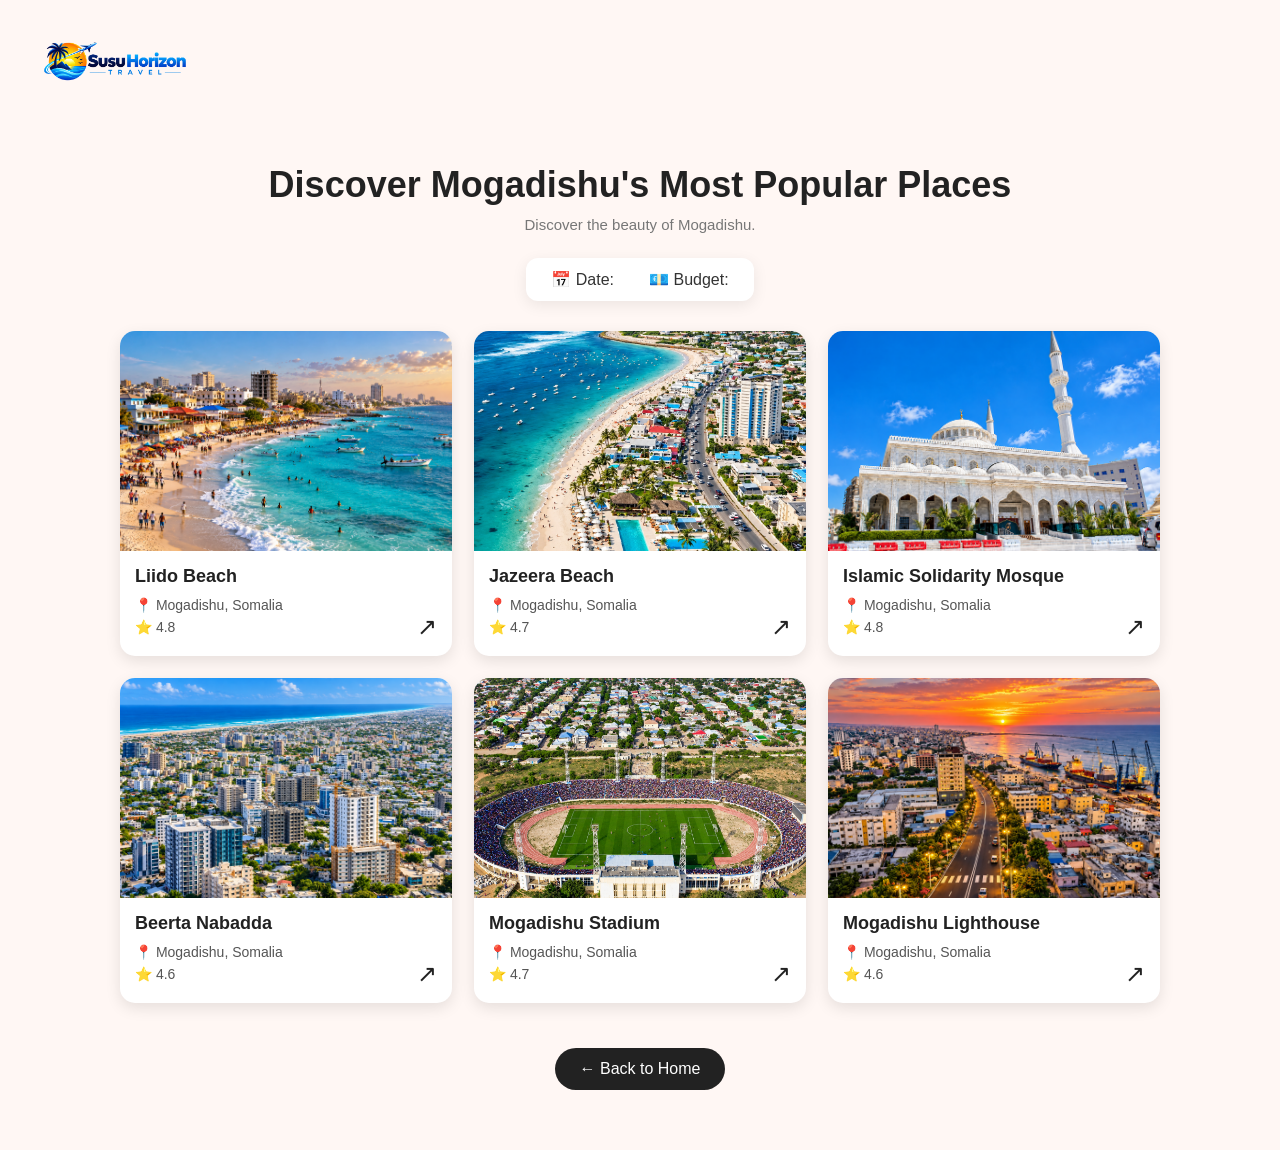
<file: somalia.html>
<!DOCTYPE html>
<html lang="en">

<head>
    <meta charset="UTF-8">
    <meta name="viewport" content="width=device-width, initial-scale=1.0">

    <title>Discover Mogadishu | Susu Horizon</title>

    <link rel="stylesheet" href="styles.css">
</head>

<body class="dubai-page">

    
    <header class="dubai-header">

        <a href="home.html">
            <img src="fotos/logo.png" alt="Susu Horizon Logo">
        </a>

    </header>


    
    <section class="dubai-destinations">

        <h1>Discover Mogadishu's Most Popular Places</h1>

        <p class="dubai-subtitle">
            Discover the beauty of Mogadishu.
        </p>



        <div class="selected-trip">

            <p>
                📅 Date:
                <span id="selectedDate"></span>
            </p>

            <p>
                💶 Budget:
                <span id="selectedPrice"></span>
            </p>

        </div>


        
        <div class="dubai-grid">


            
            <div class="dubai-card">

                <img
                    src="fotos/somalia/liido.png"
                    alt="Liido Beach"
                >

                <div class="dubai-info">

                    <h3>Liido Beach</h3>

                    <p>📍 Mogadishu, Somalia</p>

                    <p>⭐ 4.8</p>

                    <span class="arrow">↗</span>

                </div>

            </div>


            
            <div class="dubai-card">

                <img
                    src="fotos/somalia/jazeera.png"
                    alt="Jazeera Beach"
                >

                <div class="dubai-info">

                    <h3>Jazeera Beach</h3>

                    <p>📍 Mogadishu, Somalia</p>

                    <p>⭐ 4.7</p>

                    <span class="arrow">↗</span>

                </div>

            </div>


            
            <div class="dubai-card">

                <img
                    src="fotos/somalia/mosque.png"
                    alt="Islamic Solidarity Mosque"
                >

                <div class="dubai-info">

                    <h3>Islamic Solidarity Mosque</h3>

                    <p>📍 Mogadishu, Somalia</p>

                    <p>⭐ 4.8</p>

                    <span class="arrow">↗</span>

                </div>

            </div>


            
            <div class="dubai-card">

                <img
                    src="fotos/somalia/beertanabada.png"
                    alt="Beerta Nabadda"
                >

                <div class="dubai-info">

                    <h3>Beerta Nabadda</h3>

                    <p>📍 Mogadishu, Somalia</p>

                    <p>⭐ 4.6</p>

                    <span class="arrow">↗</span>

                </div>

            </div>


            
            <div class="dubai-card">

                <img
                    src="fotos/somalia/stadium.png"
                    alt="Mogadishu Stadium"
                >

                <div class="dubai-info">

                    <h3>Mogadishu Stadium</h3>

                    <p>📍 Mogadishu, Somalia</p>

                    <p>⭐ 4.7</p>

                    <span class="arrow">↗</span>

                </div>

            </div>


            
            <div class="dubai-card">

                <img
                    src="fotos/somalia/lighthouse.png"
                    alt="Mogadishu Lighthouse"
                >

                <div class="dubai-info">

                    <h3>Mogadishu Lighthouse</h3>

                    <p>📍 Mogadishu, Somalia</p>

                    <p>⭐ 4.6</p>

                    <span class="arrow">↗</span>

                </div>

            </div>

        </div>


        
        <a href="home.html" class="back-home">
            ← Back to Home
        </a>

    </section>


    
    <script>

        const params =
            new URLSearchParams(window.location.search);

        const date =
            params.get("date");

        const price =
            params.get("price");

        document.getElementById("selectedDate").textContent =
            date;

        document.getElementById("selectedPrice").textContent =
            price;

    </script>

</body>

</html>
</file>
<file: styles.css>
* {
    margin: 0;
    padding: 0;
    box-sizing: border-box;
    font-family: Arial, Helvetica, sans-serif;
}

html {
    scroll-behavior: smooth;
}

body {
    margin: 0;
}



.login-page {
    min-height: 100vh;

    display: flex;
    justify-content: center;
    align-items: center;

    background: url("fotos/back.png") no-repeat;
    background-size: cover;
    background-position: center;
}

.login-page .wrapper {
    width: 420px;

    background: transparent;
    color: white;

    border-radius: 10px;

    padding: 30px 40px;
}

.login-page .wrapper h1 {
    font-size: 36px;
    text-align: center;
}

.login-page .input-box {
    position: relative;

    width: 100%;
    height: 50px;

    margin: 30px 0;
}

.login-page .input-box input {
    width: 100%;
    height: 100%;

    background: transparent;

    border: 2px solid white;
    outline: none;

    border-radius: 40px;

    font-size: 16px;
    color: white;

    padding: 20px 45px 20px 20px;
}

.login-page .input-box input::placeholder {
    color: white;
}

.login-page .input-box i {
    position: absolute;

    right: 20px;
    top: 50%;

    transform: translateY(-50%);

    font-size: 20px;
}

.login-page .remember-forgot {
    display: flex;
    justify-content: space-between;
    align-items: center;

    font-size: 14.5px;

    margin: -15px 0 15px;
}

.login-page .remember-forgot label {
    display: flex;
    align-items: center;
}

.login-page .remember-forgot label input {
    accent-color: white;
    margin-right: 5px;
}

.login-page .remember-forgot a {
    color: white;
    text-decoration: none;
}

.login-page .remember-forgot a:hover {
    text-decoration: underline;
}

.login-page .btn {
    width: 100%;
    height: 45px;

    background: white;

    border: none;
    outline: none;

    border-radius: 40px;

    font-size: 16px;
    color: black;

    cursor: pointer;

    font-weight: 600;

    box-shadow: 0 0 10px rgba(255, 255, 255, 0.5);
}

.login-page .btn:hover {
    background: #eeeeee;
}

.login-page .register-link {
    font-size: 14.5px;
    text-align: center;
    margin-top: 20px;
}

.login-page .register-link a {
    color: white;
    text-decoration: none;
    font-weight: 600;
}

.login-page .register-link a:hover {
    text-decoration: underline;
}




.register-page {
    min-height: 100vh;

    display: flex;
    justify-content: center;
    align-items: center;

    background: #e9eef3;

    padding: 30px;
}

.register-page .register-container {
    width: 1000px;
    max-width: 100%;

    height: 650px;

    display: flex;

    background: white;

    border-radius: 20px;

    overflow: hidden;

    box-shadow: 0 15px 45px rgba(0, 0, 0, 0.18);
}

.register-page .image-side {
    width: 50%;
    height: 100%;

    position: relative;

    background:
        linear-gradient(
            rgba(0, 0, 0, 0.15),
            rgba(0, 0, 0, 0.50)
        ),
        url("fotos/pool.png");

    background-size: cover;
    background-position: center;

    color: white;

    padding: 35px;
}

.register-page .register-logo img {
    width: 170px;
    height: auto;
}

.register-page .image-text {
    position: absolute;

    left: 35px;
    right: 35px;
    bottom: 40px;
}

.register-page .image-text h1 {
    font-size: 34px;
    margin-bottom: 15px;
}

.register-page .image-text p {
    font-size: 15px;
    line-height: 1.6;
}

.register-page .form-side {
    width: 50%;
    height: 100%;

    display: flex;
    justify-content: center;
    align-items: center;

    padding: 45px;
}

.register-page .register-form {
    width: 100%;
    max-width: 400px;
}

.register-page .register-form h2 {
    text-align: center;

    font-size: 32px;

    margin-bottom: 8px;
}

.register-page .subtitle {
    text-align: center;

    color: #777;

    margin-bottom: 30px;

    font-size: 14px;
}

.register-page .name-row {
    display: flex;
    gap: 15px;
}

.register-page .name-row .input-group {
    flex: 1;
}

.register-page .input-group {
    margin-bottom: 18px;
}

.register-page .input-group label {
    display: block;

    margin-bottom: 7px;

    font-size: 14px;
    font-weight: bold;
}

.register-page .input-group input {
    width: 100%;
    height: 48px;

    padding: 0 14px;

    border: none;
    outline: none;

    background: #f1f1f1;

    border-radius: 8px;

    font-size: 14px;
}

.register-page .input-group input:focus {
    background: white;

    box-shadow: 0 0 0 2px #4095f5;
}

.register-page .password-box {
    position: relative;
}

.register-page .password-box input {
    padding-right: 50px;
}

.register-page .show-password {
    position: absolute;

    right: 13px;
    top: 50%;

    transform: translateY(-50%);

    border: none;

    background: transparent;

    cursor: pointer;

    font-size: 17px;
}

.register-page .terms {
    display: flex;
    gap: 9px;

    align-items: flex-start;

    margin-bottom: 18px;
}

.register-page .terms input {
    width: 18px;
    height: 18px;

    accent-color: #4095f5;
}

.register-page .terms label {
    font-size: 12px;
    line-height: 1.5;
}

.register-page .signup-button {
    width: 100%;
    height: 48px;

    border: none;

    border-radius: 8px;

    background: #4095f5;

    color: white;

    font-size: 15px;
    font-weight: bold;

    cursor: pointer;

    transition: 0.3s;
}

.register-page .signup-button:hover {
    background: #237ee8;
}

.register-page .signin {
    text-align: center;

    margin-top: 20px;

    color: #888;

    font-size: 13px;
}

.register-page .signin a {
    color: #111;

    font-weight: bold;

    text-decoration: none;
}

.register-page .signin a:hover {
    text-decoration: underline;
}



.forgot-page {
    min-height: 100vh;

    display: flex;
    justify-content: center;
    align-items: center;

    background: url("fotos/back.png") no-repeat;
    background-size: cover;
    background-position: center;
}

.forgot-page .forgot-box {
    width: 420px;

    background: transparent;

    color: white;

    border-radius: 10px;

    padding: 30px 40px;

    text-align: center;
}

.forgot-page .forgot-box h1 {
    font-size: 36px;

    margin-bottom: 15px;

    color: white;
}

.forgot-page .forgot-box p {
    color: white;

    font-size: 14.5px;
    line-height: 1.5;

    margin-bottom: 25px;
}

.forgot-page .forgot-box input {
    width: 100%;
    height: 50px;

    background: transparent;

    border: 2px solid white;
    outline: none;

    border-radius: 40px;

    padding: 20px;

    font-size: 16px;

    color: white;

    margin-bottom: 20px;
}

.forgot-page .forgot-box input::placeholder {
    color: white;
}

.forgot-page .forgot-box button {
    width: 100%;
    height: 45px;

    background: white;

    border: none;
    outline: none;

    border-radius: 40px;

    font-size: 16px;

    color: black;

    cursor: pointer;

    font-weight: 600;

    box-shadow: 0 0 10px rgba(255, 255, 255, 0.5);
}

.forgot-page .forgot-box button:hover {
    background: #eeeeee;
}

.forgot-page .back-login {
    margin-top: 25px;

    color: white;

    font-size: 14.5px;
}

.forgot-page .back-login a {
    color: white;

    text-decoration: none;

    font-weight: 600;
}

.forgot-page .back-login a:hover {
    text-decoration: underline;
}


.hotel-navbar {
    width: 100%;
    height: 90px;

    padding: 0 6%;

    display: flex;
    justify-content: space-between;
    align-items: center;

    background: white;

    position: relative;

    z-index: 20;
}

.hotel-logo {
    display: flex;
    align-items: center;
}

.hotel-logo img {
    width: 135px;
    height: 80px;

    object-fit: contain;
}

.hotel-nav-links {
    display: flex;
    align-items: center;

    gap: 40px;
}

.hotel-nav-links a {
    text-decoration: none;

    color: #222;

    font-size: 15px;
    font-weight: 600;
}

.hotel-nav-links a:hover {
    color: #777;
}

.hotel-nav-links .active {
    border-bottom: 2px solid #222;

    padding-bottom: 6px;
}

.hotel-nav-right {
    display: flex;
    align-items: center;

    gap: 15px;
}

.hotel-nav-right select {
    border: none;
    outline: none;

    background: transparent;

    font-size: 15px;

    cursor: pointer;
}

.hotel-nav-right button {
    border: none;

    background: #1c1c1c;

    color: white;

    padding: 13px 23px;

    border-radius: 25px;

    cursor: pointer;
}

.hotel-nav-right button:hover {
    background: #444;
}



.new-home-page {
    min-height: 100vh;

    background: #f7f7f7;

    color: #1e1e1e;
}


/* HOME HERO */

.home-new-hero {
    height: 520px;

    position: relative;

    background-image:
        url("fotos/tr.png");

    background-size: cover;
    background-position: center;

    display: flex;
    align-items: center;
}

.home-new-overlay {
    position: absolute;

    top: 0;
    left: 0;

    width: 100%;
    height: 100%;

    background:
        rgba(0, 0, 0, 0.40);
}

.home-new-hero-text {
    position: relative;

    z-index: 2;

    margin-left: 7%;

    max-width: 650px;

    color: white;
}

.home-small-title {
    font-size: 13px;

    font-weight: bold;

    letter-spacing: 2px;
}

.home-new-hero-text h1 {
    font-size: 62px;

    line-height: 1.05;

    margin: 10px 0 20px;
}

.home-new-hero-text > p:not(.home-small-title) {
    max-width: 520px;

    font-size: 19px;

    line-height: 1.6;
}

.home-explore-button {
    display: inline-block;

    margin-top: 22px;

    padding: 14px 25px;

    background: white;

    color: #222;

    border-radius: 25px;

    text-decoration: none;

    font-weight: bold;

    transition: 0.3s;
}

.home-explore-button:hover {
    background: #eeeeee;

    transform: translateY(-3px);
}




.hotel-search-box {
    width: 86%;

    margin: -45px auto 30px;

    padding: 22px;

    position: relative;

    z-index: 5;

    background: white;

    border-radius: 20px;

    display: flex;
    align-items: flex-end;

    gap: 15px;

    box-shadow:
        0 10px 30px
        rgba(0, 0, 0, 0.12);
}

.hotel-search-item {
    flex: 1;
}

.hotel-search-item label {
    display: block;

    font-size: 13px;
    font-weight: bold;

    margin-bottom: 8px;
}

.hotel-search-item select,
.hotel-search-item input {
    width: 100%;
    height: 45px;

    padding: 0 12px;

    border: 1px solid #ddd;
    outline: none;

    border-radius: 10px;

    background: white;

    color: #555;
}

.hotel-search-item select:focus,
.hotel-search-item input:focus {
    border-color: #777;
}

.hotel-search-button {
    height: 47px;

    padding: 0 25px;

    border: none;

    border-radius: 12px;

    background: #1c1c1c;

    color: white;

    font-weight: bold;

    cursor: pointer;

    white-space: nowrap;
}

.hotel-search-button:hover {
    background: #444;
}

.home-search {
    margin-top: -45px;
}


/* ========================================
   HOME POPULAR DESTINATIONS
======================================== */

.home-popular-destinations {
    width: 86%;

    margin: auto;

    padding: 60px 0 90px;
}

.home-section-title {
    margin-bottom: 30px;
}

.home-section-title h2 {
    font-size: 36px;

    margin: 5px 0 10px;
}

.home-section-title > div > p:last-child {
    color: #777;
}

.home-destination-grid {
    display: grid;

    grid-template-columns:
        repeat(4, 1fr);

    gap: 20px;
}

.home-destination-card {
    height: 420px;

    position: relative;

    border-radius: 18px;

    overflow: hidden;

    text-decoration: none;

    color: white;

    box-shadow:
        0 8px 25px
        rgba(0, 0, 0, 0.12);
}

.home-destination-card img {
    width: 100%;
    height: 100%;

    object-fit: cover;

    transition: 0.4s;
}

.home-destination-card:hover img {
    transform: scale(1.07);
}

.home-destination-overlay {
    position: absolute;

    top: 0;
    left: 0;

    width: 100%;
    height: 100%;

    background:
        linear-gradient(
            transparent 35%,
            rgba(0, 0, 0, 0.85)
        );
}

.home-destination-info {
    position: absolute;

    left: 25px;
    right: 25px;
    bottom: 25px;

    z-index: 2;
}

.home-destination-info p {
    margin: 0;

    font-size: 13px;
}

.home-destination-info h3 {
    margin: 5px 0 12px;

    font-size: 29px;
}

.home-destination-info span {
    font-size: 14px;

    font-weight: bold;
}




.home-new-journey {
    width: 86%;

    margin: 0 auto 90px;

    display: grid;

    grid-template-columns:
        1fr 1fr;

    align-items: center;

    gap: 70px;
}

.home-new-journey-image img {
    width: 100%;
    height: 480px;

    object-fit: cover;

    border-radius: 20px;
}

.home-new-journey-text {
    padding: 20px;
}

.home-new-journey-text h2 {
    font-size: 48px;

    line-height: 1.1;

    margin: 10px 0 25px;
}

.home-new-journey-text > p:not(.home-small-title) {
    color: #666;

    line-height: 1.7;

    font-size: 16px;

    margin-bottom: 15px;
}

.home-new-journey-text a {
    display: inline-block;

    margin-top: 15px;

    padding: 13px 24px;

    background: #1c1c1c;

    color: white;

    border-radius: 25px;

    text-decoration: none;
}

.home-new-journey-text a:hover {
    background: #444;
}



.hotels-page {
    min-height: 100vh;

    background: #f7f7f7;

    color: #1e1e1e;
}



.hotel-hero {
    height: 370px;

    position: relative;

    background-image:
        url("fotos/pool.png");

    background-size: cover;
    background-position: center;

    display: flex;
    align-items: center;
}

.hotel-hero-overlay {
    position: absolute;

    top: 0;
    left: 0;

    width: 100%;
    height: 100%;

    background:
        rgba(0, 0, 0, 0.35);
}

.hotel-hero-text {
    position: relative;

    z-index: 2;

    color: white;

    margin-left: 7%;
}

.hotel-hero-text h1 {
    font-size: 52px;

    margin: 0 0 10px;
}

.hotel-hero-text p {
    font-size: 20px;
}



.hotel-destinations {
    width: 86%;

    margin: 25px auto 50px;

    display: flex;

    gap: 12px;

    flex-wrap: wrap;
}

.destination-filter {
    border: 1px solid #ddd;

    background: white;

    padding: 12px 25px;

    border-radius: 30px;

    cursor: pointer;

    transition: 0.3s;
}

.destination-filter:hover,
.active-filter {
    background: #1c1c1c;

    color: white;
}




.popular-hotels {
    width: 86%;

    margin: auto;

    padding-bottom: 60px;
}

.hotel-title {
    display: flex;

    justify-content: space-between;

    align-items: flex-end;

    margin-bottom: 25px;
}

.hotel-title h2 {
    font-size: 32px;

    margin-bottom: 5px;
}

.hotel-title p {
    color: #777;
}

.hotel-grid {
    display: grid;

    grid-template-columns:
        repeat(3, 1fr);

    gap: 25px;
}




.hotel-card {
    background: white;

    border-radius: 18px;

    overflow: hidden;

    box-shadow:
        0 5px 20px
        rgba(0, 0, 0, 0.08);

    transition: 0.3s;
}

.hotel-card:hover {
    transform: translateY(-7px);

    box-shadow:
        0 12px 30px
        rgba(0, 0, 0, 0.14);
}

.hotel-image {
    height: 220px;

    position: relative;

    overflow: hidden;
}

.hotel-image img {
    width: 100%;
    height: 100%;

    object-fit: cover;

    transition: 0.4s;
}

.hotel-card:hover .hotel-image img {
    transform: scale(1.05);
}

.hotel-country {
    position: absolute;

    top: 15px;
    left: 15px;

    background:
        rgba(0, 0, 0, 0.70);

    color: white;

    padding: 7px 13px;

    border-radius: 20px;

    font-size: 12px;
}

.hotel-info {
    padding: 18px;
}

.hotel-info h3 {
    margin: 0 0 10px;

    font-size: 20px;
}

.hotel-location {
    color: #666;

    margin: 8px 0;
}

.hotel-rating {
    margin: 8px 0 18px;
}

.hotel-bottom {
    display: flex;

    justify-content: space-between;

    align-items: center;

    gap: 10px;
}

.hotel-bottom strong {
    font-size: 21px;
}

.hotel-bottom span {
    font-size: 13px;

    color: #777;
}

.hotel-bottom button {
    border: none;

    background: #1c1c1c;

    color: white;

    padding: 10px 16px;

    border-radius: 20px;

    cursor: pointer;
}

.hotel-bottom button:hover {
    background: #444;
}




.hotel-offer {
    min-height: 270px;

    background-image:
        linear-gradient(
            rgba(0, 0, 0, 0.50),
            rgba(0, 0, 0, 0.50)
        ),
        url("fotos/maldives/banana.jpg");

    background-size: cover;
    background-position: center;

    color: white;

    display: flex;
    align-items: center;

    padding: 40px 7%;
}

.hotel-offer h2 {
    font-size: 38px;

    margin: 5px 0;
}

.offer-small {
    font-size: 13px;

    font-weight: bold;
}

.hotel-offer button {
    margin-top: 15px;

    padding: 12px 24px;

    border: none;

    border-radius: 25px;

    background: white;

    color: #222;

    font-weight: bold;

    cursor: pointer;
}

.hotel-offer button:hover {
    background: #eeeeee;
}



.hotel-benefits {
    padding: 50px 7%;

    display: grid;

    grid-template-columns:
        repeat(3, 1fr);

    gap: 25px;

    background: #181818;

    color: white;
}

.hotel-benefits div {
    text-align: center;

    padding: 25px;

    border: 1px solid #444;

    border-radius: 15px;
}

.hotel-benefits span {
    font-size: 30px;
}

.hotel-benefits h3 {
    margin: 10px 0 5px;
}

.hotel-benefits p {
    color: #bbb;
}




.dubai-page {
    min-height: 100vh;

    background: #fff7f4;

    padding: 0;

    overflow-x: hidden;
}

.dubai-header {
    width: 100%;

    padding: 15px 40px;

    background: #fff7f4;
}

.dubai-header a {
    display: inline-block;
}

.dubai-header img {
    width: 150px;
    height: 90px;

    object-fit: contain;

    display: block;
}

.dubai-destinations {
    max-width: 1100px;

    margin: auto;

    padding: 40px 30px 60px;

    text-align: center;
}

.dubai-destinations h1 {
    font-size: 36px;

    color: #222;

    margin-bottom: 10px;
}

.dubai-subtitle {
    color: #777;

    font-size: 15px;

    margin-bottom: 50px;
}


/* SELECTED TRIP */

.selected-trip {
    display: flex;

    justify-content: center;
    align-items: center;

    gap: 35px;

    margin: -25px auto 30px;

    padding: 12px 25px;

    width: fit-content;

    background: white;

    border-radius: 12px;

    box-shadow:
        0 4px 15px
        rgba(0, 0, 0, 0.08);
}

.selected-trip p {
    margin: 0;

    font-size: 16px;

    color: #333;
}

.selected-trip span {
    font-weight: bold;
}


/* DESTINATION GRID */

.dubai-grid {
    display: grid;

    grid-template-columns:
        repeat(3, 1fr);

    gap: 22px;
}

.dubai-card {
    background: white;

    border-radius: 15px;

    overflow: hidden;

    text-align: left;

    transition: 0.3s;

    box-shadow:
        0 5px 15px
        rgba(0, 0, 0, 0.10);
}

.dubai-card:hover {
    transform: translateY(-5px);

    box-shadow:
        0 10px 25px
        rgba(0, 0, 0, 0.15);
}

.dubai-card img {
    width: 100%;
    height: 220px;

    object-fit: cover;

    display: block;
}

.dubai-info {
    position: relative;

    padding: 15px;
}

.dubai-info h3 {
    font-size: 18px;

    color: #222;

    margin-bottom: 10px;
}

.dubai-info p {
    font-size: 14px;

    color: #555;

    margin: 6px 0;
}

.dubai-info .arrow {
    position: absolute;

    right: 15px;
    bottom: 15px;

    font-size: 24px;

    color: #222;
}



.back-home {
    display: inline-block;

    margin-top: 45px;

    padding: 12px 25px;

    background: #222;

    color: white;

    text-decoration: none;

    border-radius: 25px;

    transition: 0.3s;
}

.back-home:hover {
    background: #444;
}



@media (max-width: 1000px) {

    .home-new-hero-text h1 {
        font-size: 50px;
    }

    .home-destination-grid {
        grid-template-columns:
            repeat(2, 1fr);
    }

    .home-new-journey {
        grid-template-columns: 1fr;

        gap: 35px;
    }

    .home-new-journey-image img {
        height: 400px;
    }
}


@media (max-width: 900px) {

    .hotel-nav-links {
        display: none;
    }

    .hotel-search-box {
        flex-direction: column;

        align-items: stretch;

        margin-top: -30px;
    }

    .hotel-search-button {
        width: 100%;
    }

    .hotel-grid {
        grid-template-columns:
            repeat(2, 1fr);
    }
}


@media (max-width: 850px) {

    .dubai-grid {
        grid-template-columns:
            repeat(2, 1fr);
    }
}




@media (max-width: 750px) {

    .register-page {
        padding: 15px;
    }

    .register-page .register-container {
        height: auto;

        flex-direction: column;
    }

    .register-page .image-side {
        width: 100%;
        height: 300px;
    }

    .register-page .form-side {
        width: 100%;
        height: auto;

        padding: 40px 25px;
    }

    .register-page .name-row {
        flex-direction: column;

        gap: 0;
    }

    .login-page .wrapper {
        width: 90%;

        padding: 30px 25px;
    }

    .forgot-page .forgot-box {
        width: 90%;

        padding: 30px 25px;
    }
}


@media (max-width: 600px) {

    /* NAVBAR */

    .hotel-navbar {
        height: 75px;

        padding: 0 20px;
    }

    .hotel-logo img {
        width: 100px;
        height: 65px;
    }

    .hotel-nav-right select {
        display: none;
    }

    .hotel-nav-right button {
        padding: 10px 15px;

        font-size: 12px;
    }


    

    .home-new-hero {
        height: 450px;
    }

    .home-new-hero-text {
        margin: 0 25px;
    }

    .home-new-hero-text h1 {
        font-size: 40px;
    }

    .home-new-hero-text > p:not(.home-small-title) {
        font-size: 16px;
    }


    

    .home-popular-destinations {
        width: 90%;

        padding-top: 40px;
    }

    .home-section-title h2 {
        font-size: 30px;
    }

    .home-destination-grid {
        grid-template-columns: 1fr;
    }

    .home-destination-card {
        height: 350px;
    }



    .home-new-journey {
        width: 90%;
    }

    .home-new-journey-image img {
        height: 330px;
    }

    .home-new-journey-text {
        padding: 5px;
    }

    .home-new-journey-text h2 {
        font-size: 37px;
    }


    

    .hotel-hero {
        height: 330px;
    }

    .hotel-hero-text {
        margin-left: 25px;
        margin-right: 25px;
    }

    .hotel-hero-text h1 {
        font-size: 35px;
    }

    .hotel-hero-text p {
        font-size: 16px;
    }

    .hotel-search-box {
        width: 90%;
    }

    .hotel-destinations {
        width: 90%;
    }

    .popular-hotels {
        width: 90%;
    }

    .hotel-grid {
        grid-template-columns: 1fr;
    }

    .hotel-benefits {
        grid-template-columns: 1fr;
    }


    

    .dubai-header {
        padding: 15px 20px;
    }

    .dubai-header img {
        width: 100px;
        height: 60px;
    }

    .dubai-destinations {
        padding: 30px 20px 50px;
    }

    .dubai-destinations h1 {
        font-size: 28px;
    }

    .selected-trip {
        flex-direction: column;

        gap: 8px;
    }

    .dubai-grid {
        grid-template-columns: 1fr;
    }
}







/* =====================================
   SUSU HORIZON - HOTEL BOOKING
===================================== */

.booking-page {
    margin: 0;
    background: #f7f6f3;
    font-family: Arial, sans-serif;
    color: #172b3d;
}

.booking-page * {
    box-sizing: border-box;
}

.booking-nav {
    display: flex;
    justify-content: space-between;
    align-items: center;
    padding: 22px 7%;
    background: white;
}

.booking-nav a {
    text-decoration: none;
    color: #172b3d;
    font-weight: bold;
}

.booking-nav h2 {
    margin: 0;
    font-size: 24px;
}

.booking-nav h2 span {
    color: #c9a15d;
}

/* DELUXE HOTEL BACKGROUND */

.booking-hero {
    min-height: 500px;
    display: flex;
    align-items: center;
    padding: 70px 8%;

    background:
        linear-gradient(
            90deg,
            rgba(10, 24, 39, 0.85),
            rgba(10, 24, 39, 0.25)
        ),
        url("fotos/hotels/2.jpg");

    background-size: cover;
    background-position: center;
    background-repeat: no-repeat;
}

.booking-hero-content {
    max-width: 700px;
    color: white;
}

.booking-label {
    color: #c9a15d;
    font-size: 13px;
    font-weight: bold;
    letter-spacing: 2px;
}

.booking-hero h1 {
    color: white;
    font-size: clamp(40px, 5vw, 65px);
    margin: 18px 0;
}

.booking-hero-content > p:not(.booking-label) {
    color: #e7e7e7;
    font-size: 19px;
}

.booking-stars {
    color: #e7b74c;
    font-size: 21px;
    margin-top: 20px;
}

.booking-stars span {
    color: white;
    font-size: 15px;
}

.booking-explore {
    display: inline-block;
    background: #c9a15d;
    color: #172536;
    padding: 15px 25px;
    border-radius: 8px;
    text-decoration: none;
    font-weight: bold;
    margin-top: 30px;
}

.booking-explore:hover {
    background: white;
}

/* MAIN CONTENT */

.booking-container {
    max-width: 1280px;
    margin: auto;
    padding: 70px 25px;
}

.booking-section-heading {
    grid-column: 1 / -1;
    text-align: center;
    margin-bottom: 20px;
}

.booking-section-heading h2 {
    font-size: 36px;
    margin: 12px 0;
}

.booking-section-heading > p:last-child {
    color: #777;
}

/* ROOM CARDS */

.room-options {
    display: grid;
    grid-template-columns: repeat(3, minmax(0, 1fr));
    gap: 25px;
}

.booking-room {
    background: white;
    border: 2px solid transparent;
    border-radius: 18px;
    overflow: hidden;
    box-shadow: 0 8px 30px rgba(0,0,0,0.07);
    transition: 0.3s;
}

.booking-room:hover {
    transform: translateY(-6px);
    box-shadow: 0 15px 40px rgba(0,0,0,0.12);
}

.booking-room.selected {
    border-color: #c9a15d;
}

.room-image {
    position: relative;
    overflow: hidden;
}

.room-image img {
    display: block;
    width: 100%;
    height: 260px;
    object-fit: cover;
    transition: 0.4s;
}

.booking-room:hover img {
    transform: scale(1.05);
}

.room-badge {
    position: absolute;
    top: 16px;
    left: 16px;
    padding: 9px 13px;
    background: white;
    color: #172b3d;
    border-radius: 7px;
    font-size: 11px;
    font-weight: bold;
}

.gold-badge {
    background: #c9a15d;
    color: white;
}

.room-content {
    padding: 25px;
}

.room-rating {
    color: #d6a236;
    font-size: 15px;
}

.room-content h3 {
    font-size: 25px;
    margin: 12px 0;
}

.room-content > p:not(.room-rating) {
    color: #777;
    line-height: 1.6;
    min-height: 50px;
}

.room-features {
    display: flex;
    flex-wrap: wrap;
    gap: 10px;
    margin: 20px 0;
}

.room-features span {
    background: #f5f5f5;
    border-radius: 6px;
    padding: 8px 10px;
    font-size: 12px;
}

.room-bottom {
    display: flex;
    align-items: center;
    justify-content: space-between;
    gap: 12px;
    padding-top: 20px;
    border-top: 1px solid #eee;
}

.room-bottom strong {
    font-size: 27px;
    color: #142d42;
}

.room-bottom small {
    color: #777;
}

.choose-room {
    background: #142d42;
    color: white;
    border: none;
    border-radius: 9px;
    padding: 13px 18px;
    cursor: pointer;
    font-weight: bold;
}

.choose-room:hover {
    background: #c9a15d;
}

.booking-room.selected .choose-room {
    background: #c9a15d;
    color: #142d42;
}

/* BOOKING SECTION */

.booking-section {
    margin-top: 90px;
}

.booking-layout {
    display: grid;
    grid-template-columns: 1fr 1fr;
    align-items: start;
    gap: 30px;
    margin-top: 35px;
}

.booking-preview {
    background: white;
    border-radius: 18px;
    overflow: hidden;
    box-shadow: 0 8px 30px rgba(0,0,0,0.07);
}

.booking-preview img {
    display: block;
    width: 100%;
    height: 360px;
    object-fit: cover;
}

.booking-preview-info {
    padding: 25px;
}

.booking-preview-info h3 {
    font-size: 26px;
    margin: 0 0 10px;
}

.booking-preview-info p {
    color: #777;
}

/* BOOKING FORM */

.booking-panel {
    background: white;
    border-radius: 18px;
    padding: 32px;
    box-shadow: 0 8px 30px rgba(0,0,0,0.07);
}

.booking-panel h2 {
    font-size: 28px;
    margin: 0 0 20px;
}

.booking-fields {
    display: grid;
    grid-template-columns: 1fr 1fr;
    gap: 15px;
}

.booking-panel label {
    display: block;
    margin: 18px 0 9px;
    font-weight: bold;
}

.booking-panel input,
.booking-panel select {
    width: 100%;
    padding: 14px;
    border: 1px solid #ddd;
    border-radius: 9px;
    background: white;
    color: #172b3d;
    font: inherit;
}

.booking-panel input:focus,
.booking-panel select:focus {
    outline: 2px solid #c9a15d;
    border-color: #c9a15d;
}

/* BOOKING SUMMARY */

.booking-summary {
    background: #f7f6f3;
    border-radius: 13px;
    padding: 22px;
    margin-top: 25px;
}

.booking-summary h3 {
    margin: 0 0 20px;
}

.summary-row {
    display: flex;
    justify-content: space-between;
    gap: 15px;
    margin: 15px 0;
}

.summary-row span {
    color: #777;
}

.booking-summary hr {
    border: 0;
    border-top: 1px solid #ddd;
    margin: 20px 0;
}

.total-row {
    font-size: 21px;
}

#total {
    color: #142d42;
    font-size: 25px;
}

/* CONFIRM BUTTON */

#bookNow {
    width: 100%;
    background: #142d42;
    color: white;
    border: none;
    border-radius: 10px;
    padding: 17px;
    margin-top: 20px;
    cursor: pointer;
    font-size: 16px;
    font-weight: bold;
}

#bookNow:hover {
    background: #c9a15d;
}

#message {
    color: #16835c;
    font-weight: bold;
    line-height: 1.5;
}

.booking-panel small {
    color: #777;
}

/* FOOTER */

.booking-footer {
    background: #142d42;
    color: white;
    text-align: center;
    padding: 35px;
}

.booking-footer h3 {
    margin-top: 0;
}

/* RESPONSIVE DESIGN */

@media (max-width: 1000px) {
    .room-options {
        grid-template-columns: repeat(2, 1fr);
    }
}

@media (max-width: 750px) {
    .room-options,
    .booking-layout,
    .booking-fields {
        grid-template-columns: 1fr;
    }

    .booking-hero {
        min-height: 380px;
        padding: 60px 25px;
    }

    .booking-section-heading h2 {
        font-size: 28px;
    }

    .booking-container {
        padding: 45px 15px;
    }
}

@media (max-width: 450px) {
    .booking-nav {
        gap: 15px;
        padding: 18px;
    }

    .booking-nav h2 {
        font-size: 17px;
    }

    .room-bottom {
        flex-wrap: wrap;
    }

    .booking-panel {
        padding: 22px;
    }
}
  


/*view hotel*/
.hotels-page .view-hotel {
    display: inline-block;
    background: #1c1c1c;
    color: white;
    padding: 14px 25px;
    border-radius: 30px;
    text-decoration: none;
    font-weight: 500;
    cursor: pointer;
    transition: background 0.3s ease;
}

.hotels-page .view-hotel:hover {
    background: #c9a15d;
    color: white;
}
/* VIEW HOTEL BUTTON */

.hotels-page .hotel-bottom .view-hotel {
    display: inline-flex;
    align-items: center;
    justify-content: center;
    background: #1c1c1c;
    color: white;
    padding: 10px 16px;
    border: none;
    border-radius: 20px;
    font-family: Arial, Helvetica, sans-serif;
    font-size: 13.3333px;
    font-weight: normal;
    text-decoration: none;
    cursor: pointer;
}

.hotels-page .hotel-bottom .view-hotel:hover {
    background: #444;
    color: white;
}   
/* Hotel availability status */

.availability-status {
    display: inline-block;
    padding: 7px 14px;
    margin: 10px 0;
    border-radius: 20px;
    font-size: 14px;
    font-weight: 600;
    background-color: #ffe5e5;
    color: #c0392b;
}

.view-hotel .disabled-button{
    background-color: #999;
    color: white;
    cursor: not-allowed;
    opacity: 0.5;
    pointer-events: none;
}

.dubai-page .trip-controls {
    display: flex;
    align-items: center;
    justify-content: center;
    flex-wrap: wrap;
    gap: 12px;
    width: fit-content;
    max-width: 100%;
    margin: 24px auto;
    padding: 18px;
    background: white;
    border-radius: 14px;
    box-shadow: 0 4px 16px #00000010;
}

.dubai-page .trip-controls label {
    margin: 0;
    font-weight: 600;
}

.dubai-page #trip-budget {
    width: 120px;
    max-width: 100%;
    flex: 0 0 120px;
    box-sizing: border-box;
    padding: 11px;
    margin: 0;
    border: 1px solid #ccc;
    border-radius: 8px;
}

.dubai-page #plan-trip {
    width: auto;
    margin: 0;
    padding: 12px 20px;
}

.dubai-page #trip-result:not(:empty) {
    box-sizing: border-box;
    width: fit-content;
    max-width: 100%;
    margin: 20px auto;
    padding: 18px 24px;
    background: white;
    border-radius: 12px;
}
.dubai-page #plan-trip {
    background: #075c60;
    color: white;
    border: none;
    border-radius: 8px;
    cursor: pointer;
    font-weight: 600;
}

.dubai-page #plan-trip:hover {
    background: #08484b;
}
</file>
